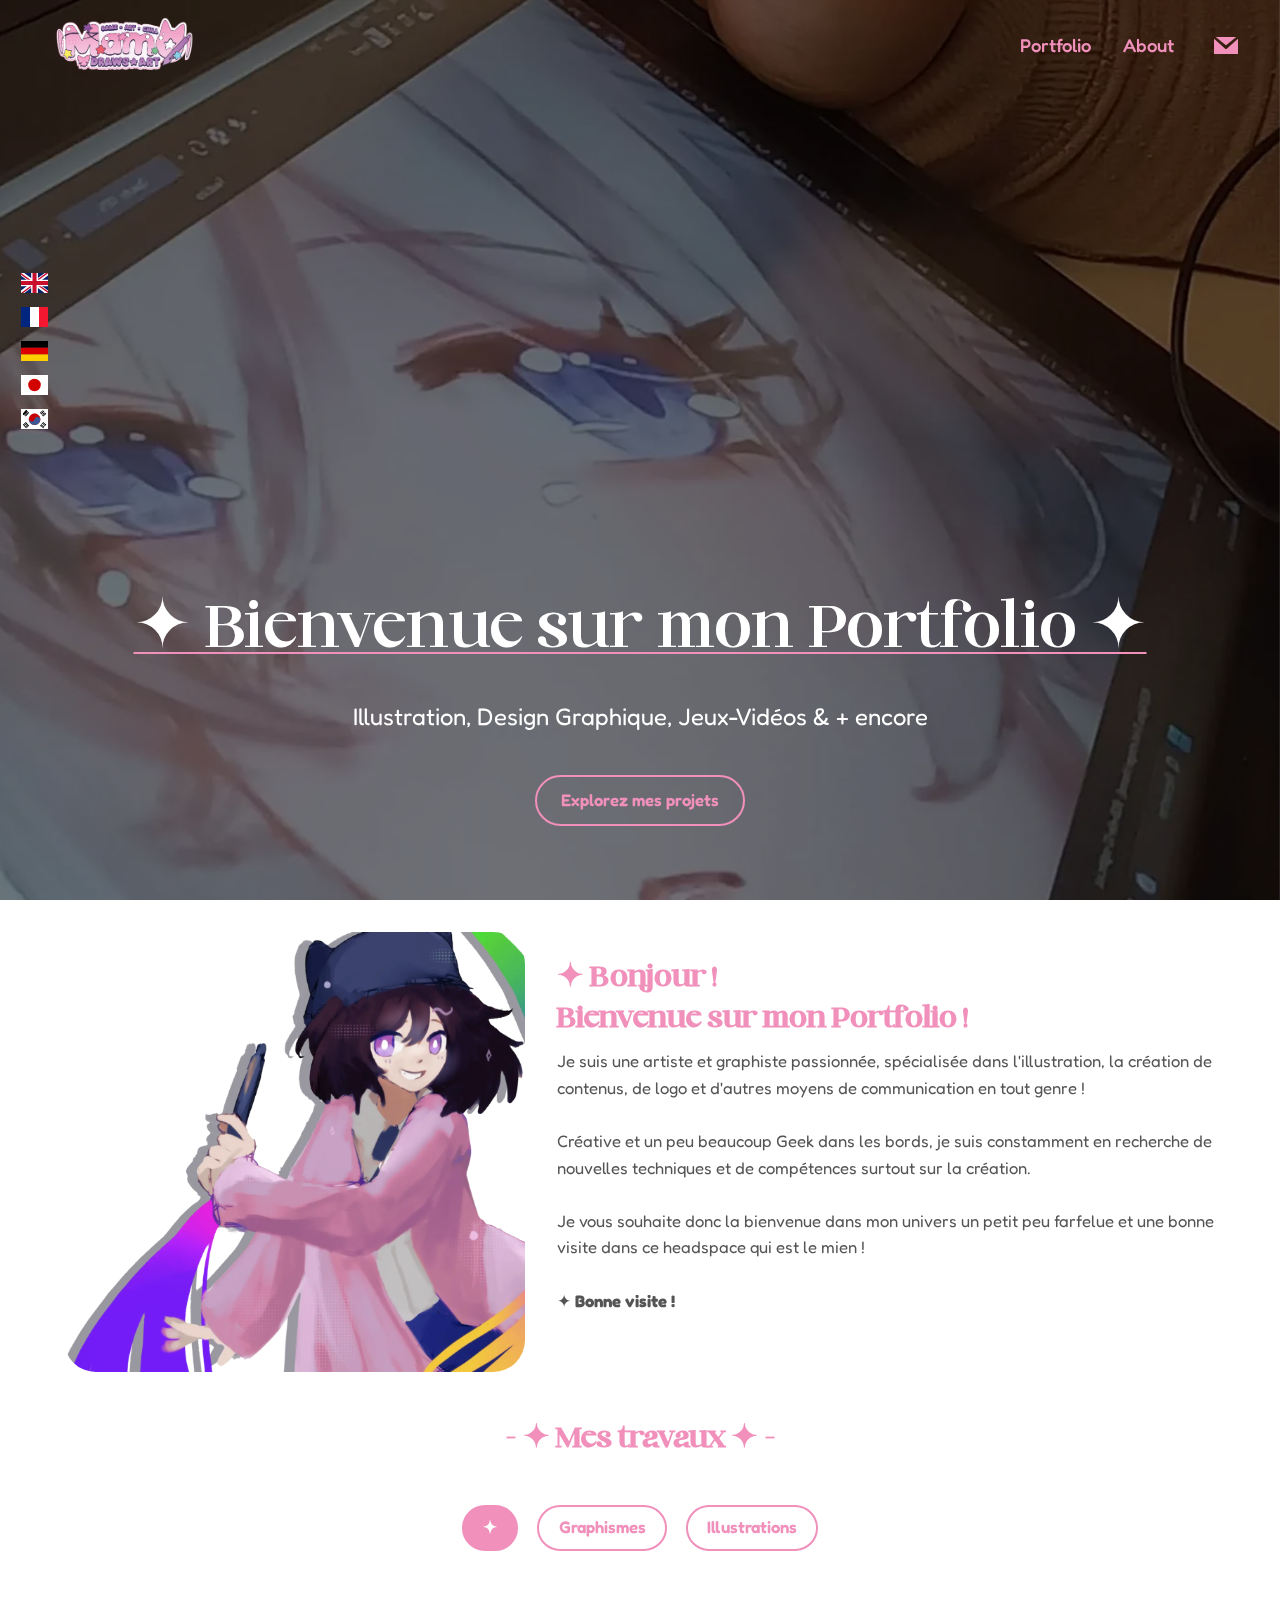
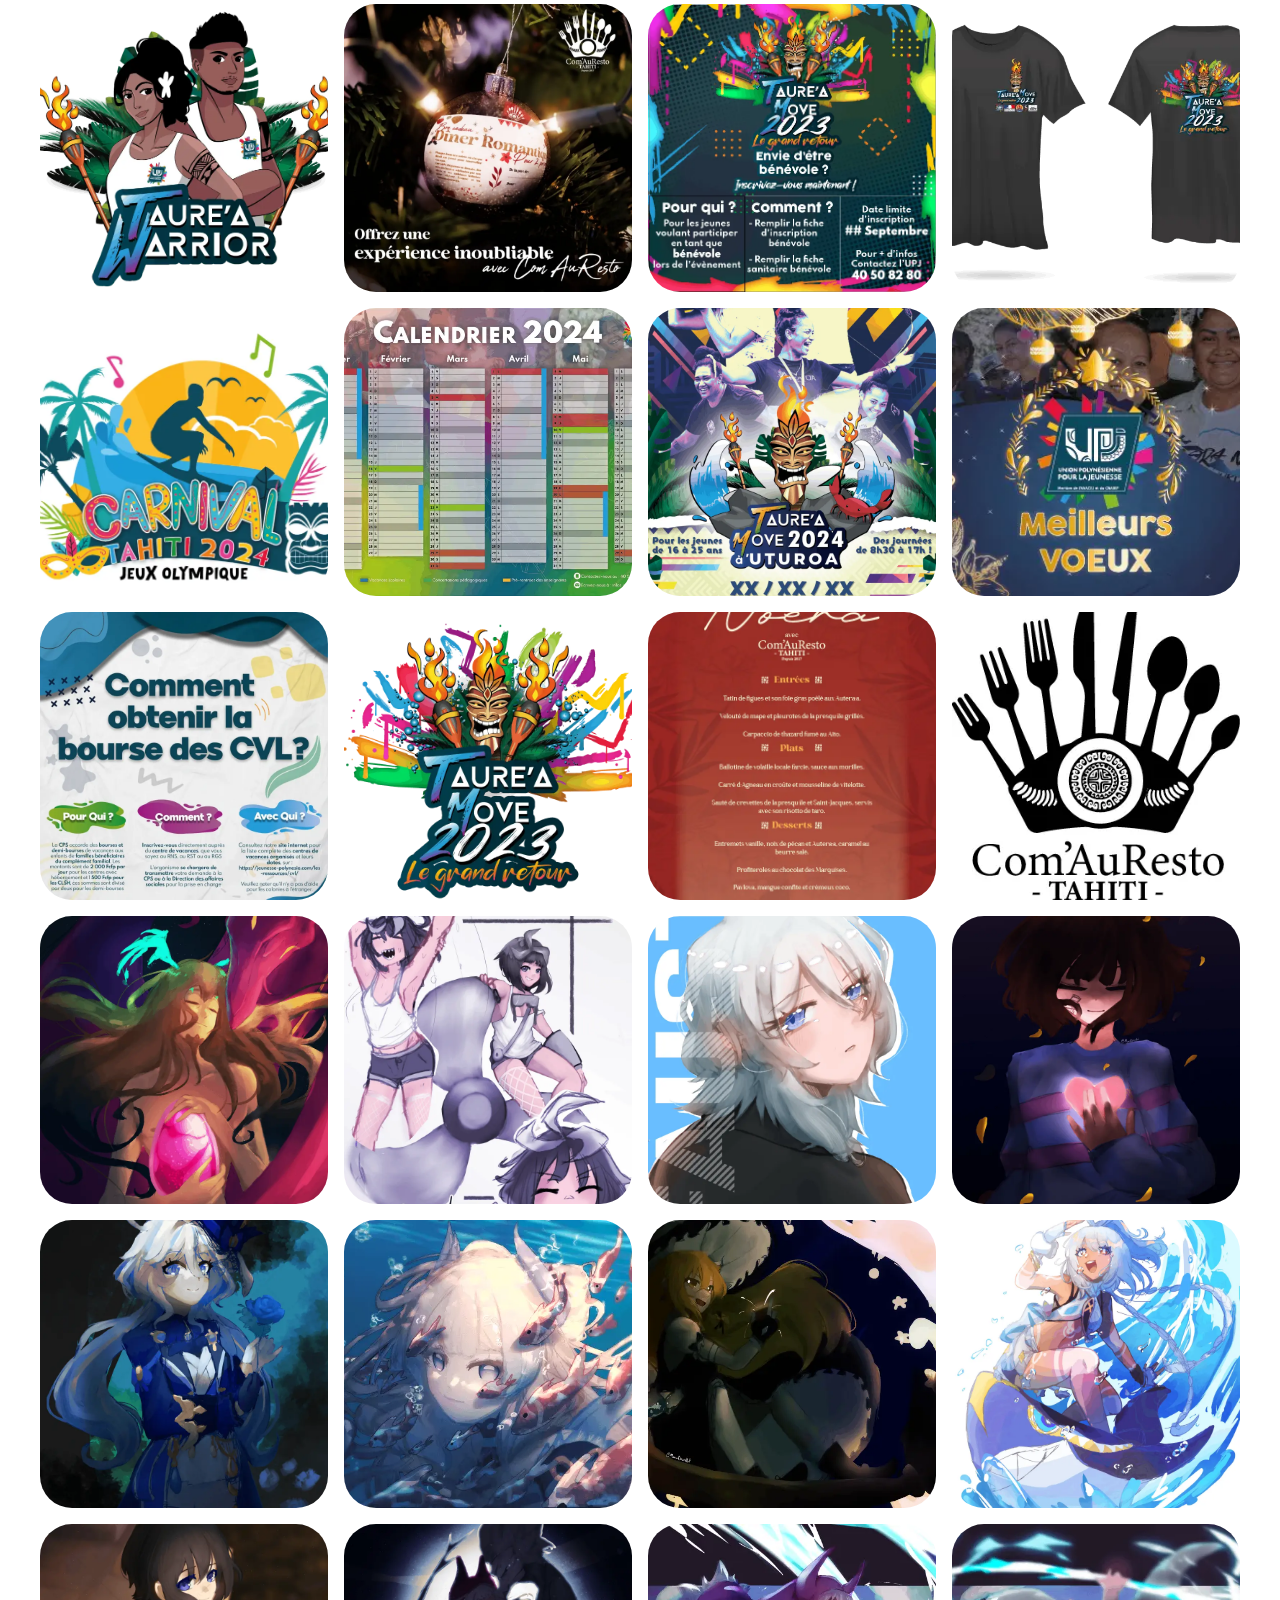
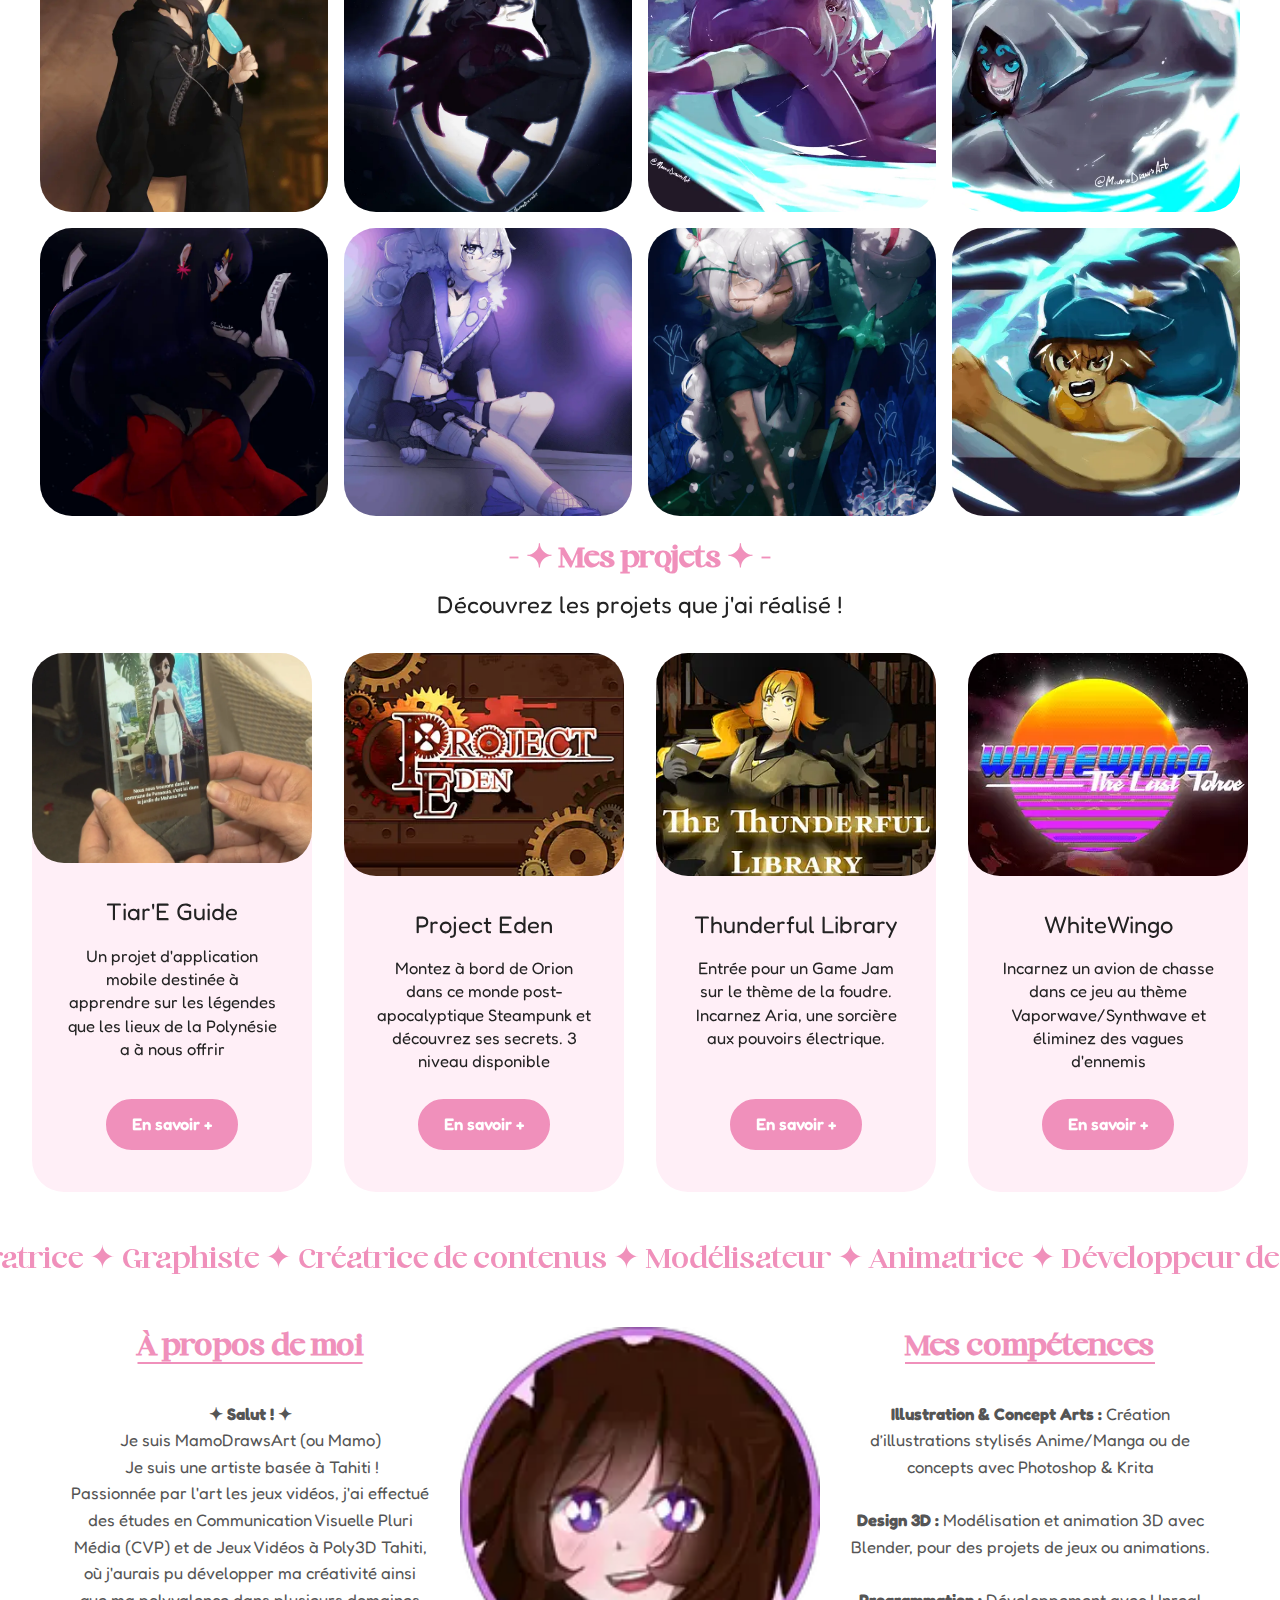
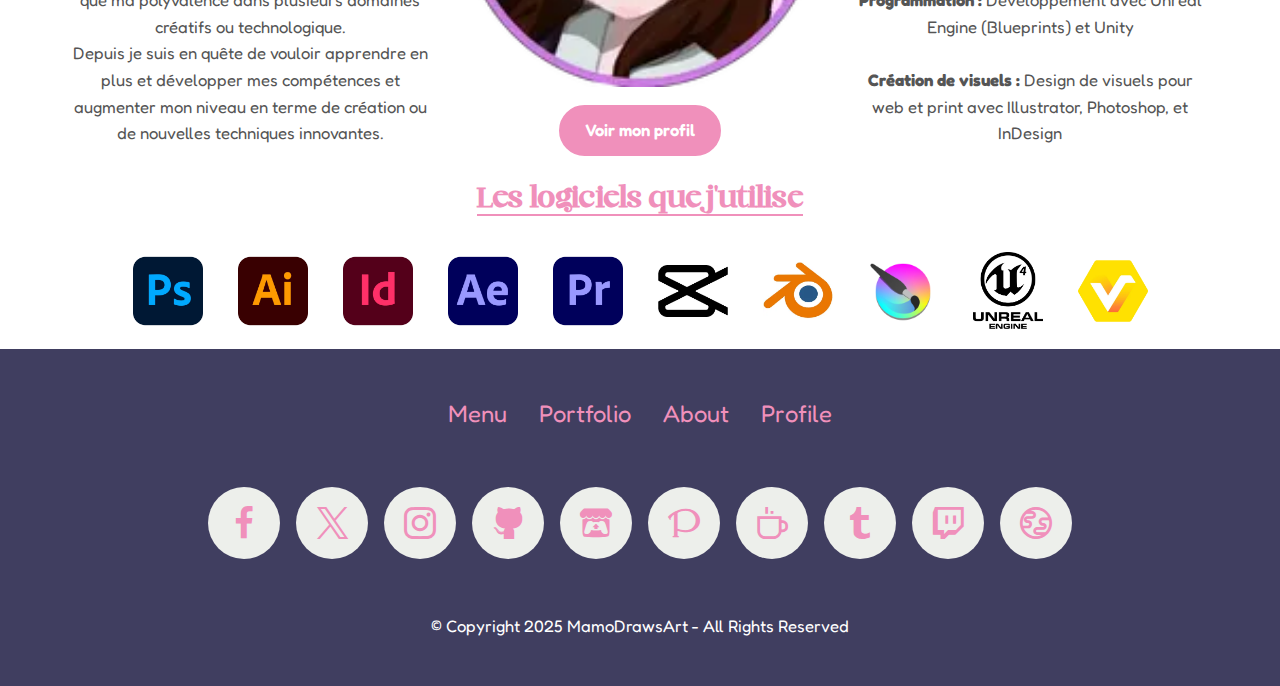
<file: index.html>
<!DOCTYPE html>
<html  lang="fr">
<head>
  
  <meta charset="UTF-8">
  <meta http-equiv="X-UA-Compatible" content="IE=edge">
  
  <meta name="twitter:card" content="summary_large_image"/>
  <meta name="twitter:image:src" content="assets/images/index-meta.jpeg">
  <meta property="og:image" content="assets/images/index-meta.jpeg">
  <meta name="twitter:title" content="| Illustration, Design Graphique &amp;amp; plus ✦ Portfolio de MamoDrawsArt">
  <meta name="viewport" content="width=device-width, initial-scale=1, minimum-scale=1">
  <link rel="shortcut icon" href="assets/images/favicon.png" type="image/x-icon">
  <meta name="description" content="Bienvenue sur le portfolio de MamoDrawsArt.
Passionnée par la création de logos, l'illustration pour enfants, l'art anime et les visuels de jeux vidéo, je transforme vos idées en œuvres uniques et sur mesure. Explorez mes créations et laissez-vous inspirer par mon univers artistique.">
  
  
  <title>| Illustration, Design Graphique &amp;amp; plus ✦ Portfolio de MamoDrawsArt</title>
  <link rel="stylesheet" href="assets/flag-icons/css/flag-icon.min.css">
  <link rel="stylesheet" href="assets/web/assets/mobirise-icons2/mobirise2.css">
  <link rel="stylesheet" href="assets/web/assets/mobirise-icons/mobirise-icons.css">
  <link rel="stylesheet" href="assets/bootstrap/css/bootstrap.min.css">
  <link rel="stylesheet" href="assets/bootstrap/css/bootstrap-grid.min.css">
  <link rel="stylesheet" href="assets/bootstrap/css/bootstrap-reboot.min.css">
  <link rel="stylesheet" href="assets/parallax/jarallax.css">
  <link rel="stylesheet" href="assets/dropdown/css/style.css">
  <link rel="stylesheet" href="assets/socicon/css/styles.css">
  <link rel="stylesheet" href="assets/theme/css/style.css">
  <link rel="stylesheet" href="assets/gallery/style.css">
  <link href="assets/fonts/style.css" rel="stylesheet">
  <link rel="preload" href="https://fonts.googleapis.com/css?family=Fredoka:300,400,500,600,700&display=swap" as="style" onload="this.onload=null;this.rel='stylesheet'">
  <noscript><link rel="stylesheet" href="https://fonts.googleapis.com/css?family=Fredoka:300,400,500,600,700&display=swap"></noscript>
  <link rel="preload" as="style" href="assets/mobirise/css/mbr-additional.css?v=7Ayo3S"><link rel="stylesheet" href="assets/mobirise/css/mbr-additional.css?v=7Ayo3S" type="text/css">

  
  
  
</head>
<body>
  
  <section data-bs-version="5.1" class="menu menu6 cid-uzqWIlz88G" once="menu" id="navbar">
	

	<nav class="navbar navbar-dropdown opacityScroll navbar-fixed-top navbar-expand-lg">
		<div class="container">
			<div class="navbar-brand">
				<span class="navbar-logo">
					
						<a href="index.html"><img src="assets/images/image01.png" alt="MamoDrawsArt Logo" style="height: 5rem;"></a>
					
				</span>
				
			</div>
			<button class="navbar-toggler" type="button" data-toggle="collapse" data-bs-toggle="collapse" data-target="#navbarSupportedContent" data-bs-target="#navbarSupportedContent" aria-controls="navbarNavAltMarkup" aria-expanded="false" aria-label="Toggle navigation">
				<div class="hamburger">
					<span></span>
					<span></span>
					<span></span>
					<span></span>
				</div>
			</button>
			<div class="collapse navbar-collapse opacityScroll" id="navbarSupportedContent">
				<ul class="navbar-nav nav-dropdown nav-right" data-app-modern-menu="true"><li class="nav-item">
						<a class="nav-link link text-primary display-4" href="index.html#portfolio" aria-expanded="false">Portfolio</a>
					</li><li class="nav-item">
						<a class="nav-link link text-primary display-4" href="index.html#about-me">About</a>
					</li></ul>
				<div class="icons-menu">
					<a class="iconfont-wrapper" href="https://mobiri.se">
						<span class="p-2 mbr-iconfont socicon-mail socicon"></span>
					</a>
					
					
					
				</div>
				
			</div>
		</div>
	</nav>
</section>

<section data-bs-version="5.1" class="header18 cid-uzqMZEcnne mbr-fullscreen mbr-parallax-background" id="header">
  

  <div class="mbr-overlay" style="opacity: 0.5; background-color: rgb(0, 0, 0);"></div>
  <div class="container-fluid">
    <div class="row">
      <div class="content-wrap col-12 col-md-12">
        <h1 class="mbr-section-title mbr-fonts-style mbr-white mb-4 display-1">✦ Bienvenue sur mon Portfolio ✦</h1>
        
        <p class="mbr-fonts-style mbr-text mbr-white mb-4 display-5">Illustration, Design Graphique, Jeux-Vidéos &amp; + encore</p>
        <div class="mbr-section-btn"><a class="btn btn-primary-outline display-7" href="index.html#welcome">Explorez mes projets</a></div>
      </div>
    </div>
  </div>
</section>

<section data-bs-version="5.1" class="features17 cid-uzr5V8J9jj" id="welcome">
    

    
    
    <div class="container">
        <div class="content-wrapper">
            <div class="row align-items-center">
                <div class="col-12 col-lg-5">
                    <div class="image-wrapper">
                        <img src="assets/images/mamo-cover-new-1.webp" alt="Mobirise Website Builder">
                    </div>
                </div>
                <div class="col-12 col-lg">
                    <div class="text-wrapper">
                        <h6 class="card-title mbr-fonts-style display-2"><strong>✦ Bonjour !</strong><br><strong>Bienvenue sur mon Portfolio !</strong></h6>
                        <p class="mbr-text mbr-fonts-style mb-4 display-7">
                            Je suis une artiste et graphiste passionnée, spécialisée dans l'illustration, la création de contenus, de logo et d'autres moyens de communication en tout genre !<br><br>Créative et un peu beaucoup Geek dans les bords, je suis constamment en recherche de nouvelles techniques et de compétences surtout sur la création.<br><br>Je vous souhaite donc la bienvenue dans mon univers un petit peu farfelue et une bonne visite dans ce headspace qui est le mien !<br><br>✦&nbsp;<strong>Bonne visite !</strong></p>
                        
                    </div>
                </div>
            </div>
        </div>
    </div>
</section>

<section data-bs-version="5.1" class="mbr-gallery mbr-slider-carousel cid-9hPXnKChbg" id="portfolio">

    

    <!-- Title -->

    <div class="container">
        <div class="mbr-section-head">
            <h4 class="mbr-section-title mbr-fonts-style align-center mb-0 display-2"><strong>- ✦ Mes travaux ✦ -</strong></h4>
            
        </div>
    </div>
      
            <!-- Gallery -->
    <div class="container">
        <div><!-- Filter --><div class="mbr-gallery-filter container gallery-filter-active"><ul buttons="0"><li class="mbr-gallery-filter-all active"><a class="btn btn-md btn-primary display-7" href="">✦</a></li></ul></div><!-- Gallery --><div class="mbr-gallery-row"><div class="mbr-gallery-layout-default"><div><div><div class="mbr-gallery-item mbr-gallery-item--p1" data-video-url="false" data-tags="Graphismes"><div href="#lb-portfolio" data-slide-to="0" data-bs-slide-to="0" data-toggle="modal" data-bs-toggle="modal"><img src="assets/images/taurea-warriorlogo-1-800x697.webp" alt="" title=""><span class="icon-focus"></span></div></div><div class="mbr-gallery-item mbr-gallery-item--p1" data-video-url="false" data-tags="Graphismes"><div href="#lb-portfolio" data-slide-to="1" data-bs-slide-to="1" data-toggle="modal" data-bs-toggle="modal"><img src="assets/images/916d2ec3-7158-4ee3-94dd-0e6c626b81d6-800x800.webp" alt="" title=""><span class="icon-focus"></span></div></div><div class="mbr-gallery-item mbr-gallery-item--p1" data-video-url="false" data-tags="Graphismes"><div href="#lb-portfolio" data-slide-to="2" data-bs-slide-to="2" data-toggle="modal" data-bs-toggle="modal"><img src="assets/images/image-591x590.webp" alt="" title=""><span class="icon-focus"></span></div></div><div class="mbr-gallery-item mbr-gallery-item--p1" data-video-url="false" data-tags="Graphismes"><div href="#lb-portfolio" data-slide-to="3" data-bs-slide-to="3" data-toggle="modal" data-bs-toggle="modal"><img src="assets/images/maquette-2-noir-800x503.webp" alt="" title=""><span class="icon-focus"></span></div></div><div class="mbr-gallery-item mbr-gallery-item--p1" data-video-url="false" data-tags="Graphismes"><div href="#lb-portfolio" data-slide-to="4" data-bs-slide-to="4" data-toggle="modal" data-bs-toggle="modal"><img src="assets/images/unnamed-800x593.webp" alt="" title=""><span class="icon-focus"></span></div></div><div class="mbr-gallery-item mbr-gallery-item--p1" data-video-url="false" data-tags="Graphismes"><div href="#lb-portfolio" data-slide-to="5" data-bs-slide-to="5" data-toggle="modal" data-bs-toggle="modal"><img src="assets/images/1-2-800x572.webp" alt="" title=""><span class="icon-focus"></span></div></div><div class="mbr-gallery-item mbr-gallery-item--p1" data-video-url="false" data-tags="Graphismes"><div href="#lb-portfolio" data-slide-to="6" data-bs-slide-to="6" data-toggle="modal" data-bs-toggle="modal"><img src="assets/images/affiche-taurea-move-800x1200.webp" alt="" title=""><span class="icon-focus"></span></div></div><div class="mbr-gallery-item mbr-gallery-item--p1" data-video-url="false" data-tags="Graphismes"><div href="#lb-portfolio" data-slide-to="7" data-bs-slide-to="7" data-toggle="modal" data-bs-toggle="modal"><img src="assets/images/bleu-recto-596x284.webp" alt="" title=""><span class="icon-focus"></span></div></div><div class="mbr-gallery-item mbr-gallery-item--p1" data-video-url="false" data-tags="Graphismes"><div href="#lb-portfolio" data-slide-to="8" data-bs-slide-to="8" data-toggle="modal" data-bs-toggle="modal"><img src="assets/images/comment-obtenir-la-bourse-des-cvl-facebook-4-images-800x800.webp" alt="" title=""><span class="icon-focus"></span></div></div><div class="mbr-gallery-item mbr-gallery-item--p1" data-video-url="false" data-tags="Graphismes"><div href="#lb-portfolio" data-slide-to="9" data-bs-slide-to="9" data-toggle="modal" data-bs-toggle="modal"><img src="assets/images/logo-taurea-move-2023-800x742.webp" alt="" title=""><span class="icon-focus"></span></div></div><div class="mbr-gallery-item mbr-gallery-item--p1" data-video-url="false" data-tags="Graphismes"><div href="#lb-portfolio" data-slide-to="10" data-bs-slide-to="10" data-toggle="modal" data-bs-toggle="modal"><img src="assets/images/menu-dec.2024-596x842.webp" alt="" title=""><span class="icon-focus"></span></div></div><div class="mbr-gallery-item mbr-gallery-item--p1" data-video-url="false" data-tags="Graphismes"><div href="#lb-portfolio" data-slide-to="11" data-bs-slide-to="11" data-toggle="modal" data-bs-toggle="modal"><img src="assets/images/plan-de-travail-1-342x397.webp" alt="" title=""><span class="icon-focus"></span></div></div><div class="mbr-gallery-item mbr-gallery-item--p1" data-video-url="false" data-tags="Illustrations"><div href="#lb-portfolio" data-slide-to="12" data-bs-slide-to="12" data-toggle="modal" data-bs-toggle="modal"><img src="assets/images/qilbynome-800x1067.webp" alt="" title=""><span class="icon-focus"></span></div></div><div class="mbr-gallery-item mbr-gallery-item--p1" data-video-url="false" data-tags="Illustrations"><div href="#lb-portfolio" data-slide-to="13" data-bs-slide-to="13" data-toggle="modal" data-bs-toggle="modal"><img src="assets/images/fangirl-800x1131.webp" alt="" title=""><span class="icon-focus"></span></div></div><div class="mbr-gallery-item mbr-gallery-item--p1" data-video-url="false" data-tags="Illustrations"><div href="#lb-portfolio" data-slide-to="14" data-bs-slide-to="14" data-toggle="modal" data-bs-toggle="modal"><img src="assets/images/faust-watermarkless-800x1131.webp" alt="" title=""><span class="icon-focus"></span></div></div><div class="mbr-gallery-item mbr-gallery-item--p1" data-video-url="false" data-tags="Illustrations"><div href="#lb-portfolio" data-slide-to="15" data-bs-slide-to="15" data-toggle="modal" data-bs-toggle="modal"><img src="assets/images/frisk-remake-800x1131.webp" alt="" title=""><span class="icon-focus"></span></div></div><div class="mbr-gallery-item mbr-gallery-item--p1" data-video-url="false" data-tags="Illustrations"><div href="#lb-portfolio" data-slide-to="16" data-bs-slide-to="16" data-toggle="modal" data-bs-toggle="modal"><img src="assets/images/furina-800x1132.webp" alt="" title=""><span class="icon-focus"></span></div></div><div class="mbr-gallery-item mbr-gallery-item--p1" data-video-url="false" data-tags="Illustrations"><div href="#lb-portfolio" data-slide-to="17" data-bs-slide-to="17" data-toggle="modal" data-bs-toggle="modal"><img src="assets/images/kokomi-800x450.webp" alt="" title=""><span class="icon-focus"></span></div></div><div class="mbr-gallery-item mbr-gallery-item--p1" data-video-url="false" data-tags="Illustrations"><div href="#lb-portfolio" data-slide-to="18" data-bs-slide-to="18" data-toggle="modal" data-bs-toggle="modal"><img src="assets/images/marisam-kirisame-800x566.webp" alt="" title=""><span class="icon-focus"></span></div></div><div class="mbr-gallery-item mbr-gallery-item--p1" data-video-url="false" data-tags="Illustrations"><div href="#lb-portfolio" data-slide-to="19" data-bs-slide-to="19" data-toggle="modal" data-bs-toggle="modal"><img src="assets/images/mualani-800x1131.webp" alt="" title=""><span class="icon-focus"></span></div></div><div class="mbr-gallery-item mbr-gallery-item--p1" data-video-url="false" data-tags="Illustrations"><div href="#lb-portfolio" data-slide-to="20" data-bs-slide-to="20" data-toggle="modal" data-bs-toggle="modal"><img src="assets/images/n.io-800x1131.webp" alt="" title=""><span class="icon-focus"></span></div></div><div class="mbr-gallery-item mbr-gallery-item--p1" data-video-url="false" data-tags="Illustrations"><div href="#lb-portfolio" data-slide-to="21" data-bs-slide-to="21" data-toggle="modal" data-bs-toggle="modal"><img src="assets/images/nora-and-efrim-800x1131.webp" alt="" title=""><span class="icon-focus"></span></div></div><div class="mbr-gallery-item mbr-gallery-item--p1" data-video-url="false" data-tags="Illustrations"><div href="#lb-portfolio" data-slide-to="22" data-bs-slide-to="22" data-toggle="modal" data-bs-toggle="modal"><img src="assets/images/nora-800x470.webp" alt="" title=""><span class="icon-focus"></span></div></div><div class="mbr-gallery-item mbr-gallery-item--p1" data-video-url="false" data-tags="Illustrations"><div href="#lb-portfolio" data-slide-to="23" data-bs-slide-to="23" data-toggle="modal" data-bs-toggle="modal"><img src="assets/images/qilby-800x470.webp" alt="" title=""><span class="icon-focus"></span></div></div><div class="mbr-gallery-item mbr-gallery-item--p1" data-video-url="false" data-tags="Illustrations"><div href="#lb-portfolio" data-slide-to="24" data-bs-slide-to="24" data-toggle="modal" data-bs-toggle="modal"><img src="assets/images/sailor-mars-800x1131.webp" alt="" title=""><span class="icon-focus"></span></div></div><div class="mbr-gallery-item mbr-gallery-item--p1" data-video-url="false" data-tags="Illustrations"><div href="#lb-portfolio" data-slide-to="25" data-bs-slide-to="25" data-toggle="modal" data-bs-toggle="modal"><img src="assets/images/silverwolf-800x1131.webp" alt="" title=""><span class="icon-focus"></span></div></div><div class="mbr-gallery-item mbr-gallery-item--p1" data-video-url="false" data-tags="Illustrations"><div href="#lb-portfolio" data-slide-to="26" data-bs-slide-to="26" data-toggle="modal" data-bs-toggle="modal"><img src="assets/images/wlc-lq-800x1131.webp" alt="" title=""><span class="icon-focus"></span></div></div><div class="mbr-gallery-item mbr-gallery-item--p1" data-video-url="false" data-tags="Illustrations"><div href="#lb-portfolio" data-slide-to="27" data-bs-slide-to="27" data-toggle="modal" data-bs-toggle="modal"><img src="assets/images/yugo-800x470.webp" alt="" title=""><span class="icon-focus"></span></div></div></div></div><div class="clearfix"></div></div></div><!-- Lightbox --><div data-app-prevent-settings="" class="mbr-slider modal fade carousel slide" tabindex="-1" data-keyboard="true" data-bs-keyboard="true" data-interval="false" data-bs-interval="false" id="lb-portfolio"><div class="modal-dialog"><div class="modal-content"><div class="modal-body"><div class="carousel-inner"><div class="carousel-item"><img src="assets/images/taurea-warriorlogo-1.webp" alt="" title=""></div><div class="carousel-item"><img src="assets/images/916d2ec3-7158-4ee3-94dd-0e6c626b81d6.webp" alt="" title=""></div><div class="carousel-item"><img src="assets/images/image.webp" alt="" title=""></div><div class="carousel-item"><img src="assets/images/maquette-2-noir.webp" alt="" title=""></div><div class="carousel-item"><img src="assets/images/unnamed.webp" alt="" title=""></div><div class="carousel-item"><img src="assets/images/1-2.webp" alt="" title=""></div><div class="carousel-item"><img src="assets/images/affiche-taurea-move.webp" alt="" title=""></div><div class="carousel-item"><img src="assets/images/bleu-recto.webp" alt="" title=""></div><div class="carousel-item"><img src="assets/images/comment-obtenir-la-bourse-des-cvl-facebook-4-images.webp" alt="" title=""></div><div class="carousel-item"><img src="assets/images/logo-taurea-move-2023.webp" alt="" title=""></div><div class="carousel-item"><img src="assets/images/menu-dec.2024.webp" alt="" title=""></div><div class="carousel-item"><img src="assets/images/plan-de-travail-1.webp" alt="" title=""></div><div class="carousel-item active"><img src="assets/images/qilbynome.webp" alt="" title=""></div><div class="carousel-item"><img src="assets/images/fangirl.webp" alt="" title=""></div><div class="carousel-item"><img src="assets/images/faust-watermarkless.webp" alt="" title=""></div><div class="carousel-item"><img src="assets/images/frisk-remake.webp" alt="" title=""></div><div class="carousel-item"><img src="assets/images/furina.webp" alt="" title=""></div><div class="carousel-item"><img src="assets/images/kokomi.webp" alt="" title=""></div><div class="carousel-item"><img src="assets/images/marisam-kirisame.webp" alt="" title=""></div><div class="carousel-item"><img src="assets/images/mualani.webp" alt="" title=""></div><div class="carousel-item"><img src="assets/images/n.io.webp" alt="" title=""></div><div class="carousel-item"><img src="assets/images/nora-and-efrim.webp" alt="" title=""></div><div class="carousel-item"><img src="assets/images/nora.webp" alt="" title=""></div><div class="carousel-item"><img src="assets/images/qilby.webp" alt="" title=""></div><div class="carousel-item"><img src="assets/images/sailor-mars.webp" alt="" title=""></div><div class="carousel-item"><img src="assets/images/silverwolf.webp" alt="" title=""></div><div class="carousel-item"><img src="assets/images/wlc-lq.webp" alt="" title=""></div><div class="carousel-item"><img src="assets/images/yugo.webp" alt="" title=""></div></div><a class="carousel-control carousel-control-prev" role="button" data-slide="prev" data-bs-slide="prev" href="#lb-portfolio"><span class="mbri-left mbr-iconfont" aria-hidden="true"></span><span class="sr-only visually-hidden">Previous</span></a><a class="carousel-control carousel-control-next" role="button" data-slide="next" data-bs-slide="next" href="#lb-portfolio"><span class="mbri-right mbr-iconfont" aria-hidden="true"></span><span class="sr-only visually-hidden">Next</span></a><a class="close" href="#" role="button" data-dismiss="modal" data-bs-dismiss="modal"><span class="sr-only visually-hidden">Close</span></a></div></div></div></div></div>
    </div>
<script>
	function change(){
		$(".mbr-gallery-item").hide();
		$(":checked").each(function(){
			selector = ".mbr-gallery-item[data-tags*='"+$(this).attr("id")+"']";
			$(selector).show();
    	});
		}
</script></section>

<section data-bs-version="5.1" class="gallery2 cid-uzOuCf5FAR" id="projects">
    
    
    <div class="container">
        <div class="mbr-section-head">
            <h4 class="mbr-section-title mbr-fonts-style align-center mb-0 display-2"><strong>- ✦ Mes projets ✦ -</strong></h4>
            <h5 class="mbr-section-subtitle mbr-fonts-style align-center mb-0 mt-2 display-5">
                Découvrez les projets que j'ai réalisé !</h5>
        </div>
        <div class="row mt-4">
            <div class="item features-image col-12 col-md-6 col-lg-3">
                <div class="item-wrapper">
                    <div class="item-img">
                        <img src="assets/images/tiare-e-guide-1.webp" alt="Tiar'E Guide" data-slide-to="0" data-bs-slide-to="0">
                    </div>
                    <div class="item-content">
                        <h5 class="item-title mbr-fonts-style display-5">Tiar'E Guide</h5>
                        
                        <p class="mbr-text mbr-fonts-style mt-3 display-7">Un projet d'application mobile destinée à apprendre sur les légendes que les lieux de la Polynésie a à nous offrir</p>
                    </div>
                    <div class="mbr-section-btn item-footer mt-2"><a href="tiareguide.html" class="btn btn-primary item-btn display-7" target="_blank">En savoir +</a></div>
                </div>
            </div>
            <div class="item features-image col-12 col-md-6 col-lg-3">
                <div class="item-wrapper">
                    <div class="item-img">
                        <img src="assets/images/pe.webp" alt="Project Eden" data-slide-to="1" data-bs-slide-to="1">
                    </div>
                    <div class="item-content">
                        <h5 class="item-title mbr-fonts-style display-5">Project Eden</h5>
                        
                        <p class="mbr-text mbr-fonts-style mt-3 display-7">Montez à bord de Orion dans ce monde post-apocalyptique Steampunk et découvrez ses secrets. 3 niveau disponible</p>
                    </div>
                    <div class="mbr-section-btn item-footer mt-2"><a href="https://ecole-poly3d.itch.io/project-eden" class="btn btn-primary item-btn display-7" target="_blank">En savoir +</a></div>
                </div>
            </div><div class="item features-image col-12 col-md-6 col-lg-3">
                <div class="item-wrapper">
                    <div class="item-img">
                        <img src="assets/images/ttl.webp" alt="The Thunderful Library" data-slide-to="2" data-bs-slide-to="2">
                    </div>
                    <div class="item-content">
                        <h5 class="item-title mbr-fonts-style display-5">Thunderful Library</h5>
                        
                        <p class="mbr-text mbr-fonts-style mt-3 display-7">Entrée pour un Game Jam sur le thème de la foudre.<br>Incarnez Aria, une sorcière aux pouvoirs électrique.</p>
                    </div>
                    <div class="mbr-section-btn item-footer mt-2"><a href="https://mamodrawsart.itch.io/the-thunderful-library" class="btn btn-primary item-btn display-7" target="_blank">En savoir +</a></div>
                </div>
            </div><div class="item features-image col-12 col-md-6 col-lg-3">
                <div class="item-wrapper">
                    <div class="item-img">
                        <img src="assets/images/ww.webp" alt="WhiteWingo" data-slide-to="3" data-bs-slide-to="3">
                    </div>
                    <div class="item-content">
                        <h5 class="item-title mbr-fonts-style display-5">WhiteWingo</h5>
                        
                        <p class="mbr-text mbr-fonts-style mt-3 display-7">Incarnez un avion de chasse dans ce jeu au thème Vaporwave/Synthwave et éliminez des vagues d'ennemis</p>
                    </div>
                    <div class="mbr-section-btn item-footer mt-2"><a href="https://mamodrawsart.itch.io/whitewingo" class="btn btn-primary item-btn display-7" target="_blank">En savoir +</a></div>
                </div>
            </div>
        </div>
    </div>
</section>

<section data-bs-version="5.1" class="gallery10 cid-uzw1LL0JAP" id="animated-text">
  


  <div class="container-fluid">

      <div class="loop-container">
        <div class="item display-2" data-linewords="Illustratrice ✦ Graphiste ✦ Créatrice de contenus ✦ Modélisateur ✦ Animatrice ✦ Développeur de Jeux Vidéos Junior ✦ Streameuse VTubeuse ✦ Geek ✦ Gameuse ✦" data-direction="-1" data-speed="0.07">Illustration ✧ Communication Graphique ✧ Création de contenus ✧ 3D ✧ Animation ✧ Jeux Vidéos ✧</div>
        <div class="item display-2" data-linewords="Illustratrice ✦ Graphiste ✦ Créatrice de contenus ✦ Modélisateur ✦ Animatrice ✦ Développeur de Jeux Vidéos Junior ✦ Streameuse VTubeuse ✦ Geek ✦ Gameuse ✦" data-direction="-1" data-speed="0.07">Illustration ✧ Communication Graphique ✧ Création de contenus ✧ 3D ✧ Animation ✧ Jeux Vidéos ✧s</div>
      </div>
    
  </div>
</section>

<section class="mbr-section mbr-section--no-padding cid-uzvorTpfXA" id="about-me">

  

  

  <!-- Place your own code below -->
<section class="About-me">
  <section class="panel-grid">
      <!-- Column 1 -->
      <div class="panel-grid-cell">
          <div class="so-panel widget widget_text">
              <div class="panel-widget-style">
                    <div class="textwidget">
                        <h6 class="card-title mbr-fonts-style display-2"><strong>À propos de moi</strong></h6>
                            <p class="mbr-text mbr-fonts-style mb-4 display-7"><strong>✦ Salut !&nbsp;✦</strong><br>Je suis MamoDrawsArt (ou Mamo)<br>&nbsp;Je suis une artiste basée à Tahiti !<br>Passionnée par l'art les jeux vidéos, j'ai effectué des études en Communication Visuelle Pluri Média (CVP) et de Jeux Vidéos à Poly3D Tahiti, où j'aurais pu développer ma créativité ainsi que ma polyvalence dans plusieurs domaines créatifs ou technologique.<br>Depuis je suis en quête de vouloir apprendre en plus et développer mes compétences et augmenter mon niveau en terme de création ou de nouvelles techniques innovantes.<br></p>
                    </div>
              </div>
          </div>
      </div>

      <!-- Column 2 -->
      <div class="panel-grid-cell">
          <div class="so-panel widget widget_sydney_image_widget">
              <div class="panel-widget-style">
                  <div class="sydney-image">
                      <img src="assets/images/image01-1.webp" alt="Mamo Draws Art">
                    <div class="mbr-section-btn item-footer mt-2"><a href="about-me.html" class="btn btn-primary item-btn display-7">Voir mon profil</a></div>
                  </div>
              </div>
          </div>
      </div>

      <!-- Column 3 -->
      <div class="panel-grid-cell">
          <div class="so-panel widget widget_sydney_skills">
              <div class="panel-widget-style">
                  <div class="textwidget">
                      <h6 class="card-title mbr-fonts-style display-2"><strong>Mes compétences</strong></h6>
                          <p class="mbr-text mbr-fonts-style mb-4 display-7"><strong>Illustration &amp; Concept Arts :</strong> Création d’illustrations stylisés Anime/Manga ou de concepts avec Photoshop &amp; Krita<br><strong><br></strong><strong>Design 3D :</strong> Modélisation et animation 3D avec Blender, pour des projets de jeux ou animations.<br><strong><br></strong><strong>Programmation :</strong> Développement avec Unreal Engine (Blueprints) et Unity<br><strong><br></strong><strong>Création de visuels :</strong> Design de visuels pour web et print avec Illustrator, Photoshop, et InDesign<br></p>
                  </div>
              </div>
          </div>
      </div>
  </section>

  <!-- Ajout du code 2 : Les logiciels que j'utilise -->
  <section class="logo-section">
      <h6 class="card-title mbr-fonts-style display-2"><strong>Les logiciels que j'utilise</strong></h6>
      <div class="logo-grid">
          <div class="logo-item">
              <img src="assets/images/photoshop.webp" alt="Photoshop">
          </div>
          <div class="logo-item">
              <img src="assets/images/illustrator.webp" alt="Illustrator">
          </div>
          <div class="logo-item">
              <img src="assets/images/indesign.webp" alt="InDesign">
          </div>
          <div class="logo-item">
              <img src="assets/images/after-effects.webp" alt="After Effects">
          </div>
          <div class="logo-item">
              <img src="assets/images/premiere-pro.webp" alt="Premiere Pro">
          </div>
          <div class="logo-item">
              <img src="assets/images/capcut.webp" alt="Capcut">
          </div>
          <div class="logo-item">
              <img src="assets/images/blender.webp" alt="Blender">
          </div>
          <div class="logo-item">
              <img src="assets/images/krita.webp" alt="Krita">
          </div>
          <div class="logo-item">
              <img src="assets/images/unreal-engine-4.webp" alt="Unreal Engine 4">
          </div>
          <div class="logo-item">
              <img src="assets/images/vroid.webp" alt="VRoid">
          </div>
      </div>
  </section>
</section>
  <!-- Place your own code above -->

</section>

<section data-bs-version="5.1" class="footer3 cid-uzTvWsyqFV" once="footers" id="footer03-13">

        

    

    <div class="container">
        <div class="row">
            <div class="row-links">
                <ul class="header-menu">





                <li class="header-menu-item mbr-fonts-style display-5">
    <a href="index.html#header" class="menu-link text-primary">Menu</a>
</li><li class="header-menu-item mbr-fonts-style display-5">
    <a href="index.html#portfolio" class="menu-link text-primary">Portfolio</a>
</li><li class="header-menu-item mbr-fonts-style display-5">About</li><li class="header-menu-item mbr-fonts-style display-5">Profile</li></ul>
              </div>

            <div class="col-12 mt-4">
                <div class="social-row">
                    <div class="soc-item">
                        <a href="https://www.facebook.com/MamoDrawsArt/" target="_blank">
                            <span class="mbr-iconfont display-7 socicon-facebook socicon"></span>
                        </a>
                    </div>
                    <div class="soc-item">
                        <a href="https://x.com/MamoDrawsArt/" target="_blank">
                            <span class="mbr-iconfont socicon-twitter socicon"></span>
                        </a>
                    </div>
                    <div class="soc-item">
                        <a href="https://www.instagram.com/mamodrawsart/" target="_blank">
                            <span class="mbr-iconfont socicon-instagram socicon"></span>
                        </a>
                    </div>
                    <div class="soc-item">
                        <a href="http://github.com/Mamo2604/" target="_blank">
                            <span class="mbr-iconfont socicon-github socicon"></span>
                        </a>
                    </div>
                    <div class="soc-item">
                        <a href="https://mamodrawsart.itch.io" target="_blank">
                            <span class="mbr-iconfont socicon-itchio socicon"></span>
                        </a>
                    </div>
                                        <div class="soc-item">
                        <a href="https://www.pixiv.net/en/users/109260320" target="_blank">
                            <span class="mbr-iconfont socicon-pixiv socicon"></span>
                        </a>
                    </div>
                                        <div class="soc-item">
                        <a href="https://ko-fi.com/mamodrawsart" target="_blank">
                            <span class="mbr-iconfont mobi-mbri-hot-cup mobi-mbri"></span>
                        </a>
                    </div>
                                        <div class="soc-item">
                        <a href="https://www.tumblr.com/mamo-draws-art/" target="_blank">
                            <span class="mbr-iconfont socicon-tumblr socicon"></span>
                        </a>
                    </div>
                                        <div class="soc-item">
                        <a href="https://www.twitch.tv/mamodrawsart" target="_blank">
                            <span class="mbr-iconfont socicon-twitch socicon"></span>
                        </a>
                    </div>
                                        <div class="soc-item">
                        <a href="https://mamodrawsart-socials.carrd.co" target="_blank">
                            <span class="mbr-iconfont mobi-mbri-globe mobi-mbri"></span>
                        </a>
                    </div>
                                        
            </div>
            <div class="col-12 mt-5">
                <p class="mbr-fonts-style copyright display-7">
                    © Copyright 2025 MamoDrawsArt - All Rights Reserved
                </p>
            </div>
        </div>
    </div>
</div></section>

<section data-bs-version="5.1" class="mbr-section cid-yIC1VRW3Je" id="design-block-yIC1VRW3Je">

    

<script>
var isNS = (navigator.appName == "Netscape") ? 1 : 0;
if(navigator.appName == "Netscape") document.captureEvents(Event.MOUSEDOWN||Event.MOUSEUP);
function mischandler(){
return false;
}
function mousehandler(e){
var myevent = (isNS) ? e : event;
var eventbutton = (isNS) ? myevent.which : myevent.button;
if((eventbutton==2)||(eventbutton==3)) return false;
}
document.oncontextmenu = mischandler;
document.onmousedown = mousehandler;
document.onmouseup = mousehandler;
</script>

<div style="padding:1rem; background-color:#c1c1c1;" class="hidden">
   <div class="align-center">
              <br>Disable mouse right-click - This line is not published, it's only for ease of access to the blue gear<br>
				
    </div></div>
</section>

<section data-bs-version="5.1" class="_customHTML cid-egzIkw9mVv" id="design-block-egzIkw9mVv">
 
  
     
    
    
    
    
  <script type="text/javascript">
  function googleTranslateElementInit() {
    new google.translate.TranslateElement({pageLanguage: 'fr', layout: google.translate.TranslateElement.InlineLayout.SIMPLE, autoDisplay: false, multilanguagePage: true}, 'google_translate_element');
  }
</script>

  <script type="text/javascript">
var toolBar = document.getElementsByClassName('goog-te-banner-frame skiptranslate')[0];
if(toolBar !== undefined) {
    toolBar.style.display  = 'none';
    document.body.style.top = '0px';
}
</script>


  <script src="https://translate.google.com/translate_a/element.js?cb=googleTranslateElementInit" type="text/javascript"></script>

<style>
.nav-right {
  float: left !important;
  position: relative;
}

#google_translate_element {
  display: none;
}

.goog-te-banner {
  display: none;
}

.2.container {
  display: none;
}

.skiptranslate {
  display: none;
  bottom: 0px;
  position: relative;
}

.goog-te-spinner-pos {
  display: none !important;
}

.goog-logo-link{display: none !important;}
.goog-te-gadget{height: 28px !important;  overflow: hidden;}

.goog-te-banner-frame.skiptranslate {display: none !important;} 
body { top: 0px !important; }


body {
body{ top: 0 !important;}
.goog-te-banner-frame{display: none !important;}
}

.goog-tooltip {
    display: none !important;
}
.goog-tooltip:hover {
    display: none !important;
}
.goog-text-highlight {
    background-color: transparent !important;
    border: none !important; 
    box-shadow: none !important;
}

#goog-gt-tt, .goog-te-balloon-frame{display: none !important;} 



</style>

<div class="icon-bar">
 	<a href="javascript:void()" onclick="window.location.hash='#googtrans(en)';location.reload();" alt="EN" title="EN" class="flag"><i class="flag-icon-gb flag-icon"></i></a> 
 	<a href="javascript:void()" onclick="window.location.hash='#googtrans(fr)';location.reload();" alt="FR" title="FR" class="flag"><i class="flag-icon-bl flag-icon"></i></a> 
 	 
 	<a href="javascript:void()" onclick="window.location.hash='#googtrans(de)';location.reload();" alt="DE" title="DE" class="flag"><i class="flag-icon-de flag-icon"></i></a> 
 	
 	 	 	 	 
 	 
 	 
 	 	  
 	 
 	
 	     	 
     	<a href="javascript:void()" onclick="window.location.hash='#googtrans(ja)';location.reload();" alt="JP" title="JP" class="flag"><i class="flag-icon-jp flag-icon"></i></a> 
     	<a href="javascript:void()" onclick="window.location.hash='#googtrans(ko)';location.reload();" alt="KR" title="KR" class="flag"><i class="flag-icon-kr flag-icon"></i></a> 


</div>

  
 
 <div style="padding:1rem; background: linear-gradient( #807e7f, #f1f1f1, #807e7f);" class="hidden">
   <div class="align-center">
              <h10> <br><br><br><br><br><br><div class="imgtest2"></div><br>Version 1.4.6<br>
        Click the "gear" icon to change the layout of the flags bar. This text/logo will be removed on preview/publish.<br>You need the following extension for flags https://witsec.nl/extension-additional-icons.html#flag-icons<br><br><div class="imgtest"></div><br><br><br></h10>
				
    </div></div>
</section><section><a href="https://mobiri.se"></a><a href="https://mobiri.se"></a></section><script src="assets/bootstrap/js/bootstrap.bundle.min.js"></script>  <script src="assets/parallax/jarallax.js"></script>  <script src="assets/smoothscroll/smooth-scroll.js"></script>  <script src="assets/ytplayer/index.js"></script>  <script src="assets/dropdown/js/navbar-dropdown.js"></script>  <script src="assets/masonry/masonry.pkgd.min.js"></script>  <script src="assets/imagesloaded/imagesloaded.pkgd.min.js"></script>  <script src="assets/vimeoplayer/player.js"></script>  <script src="assets/theme/js/script.js"></script>  <script src="assets/gallery/player.min.js"></script>  <script src="assets/gallery/script.js"></script>  <script src="assets/slidervideo/script.js"></script>  
  
  
</body>
</html>
</file>
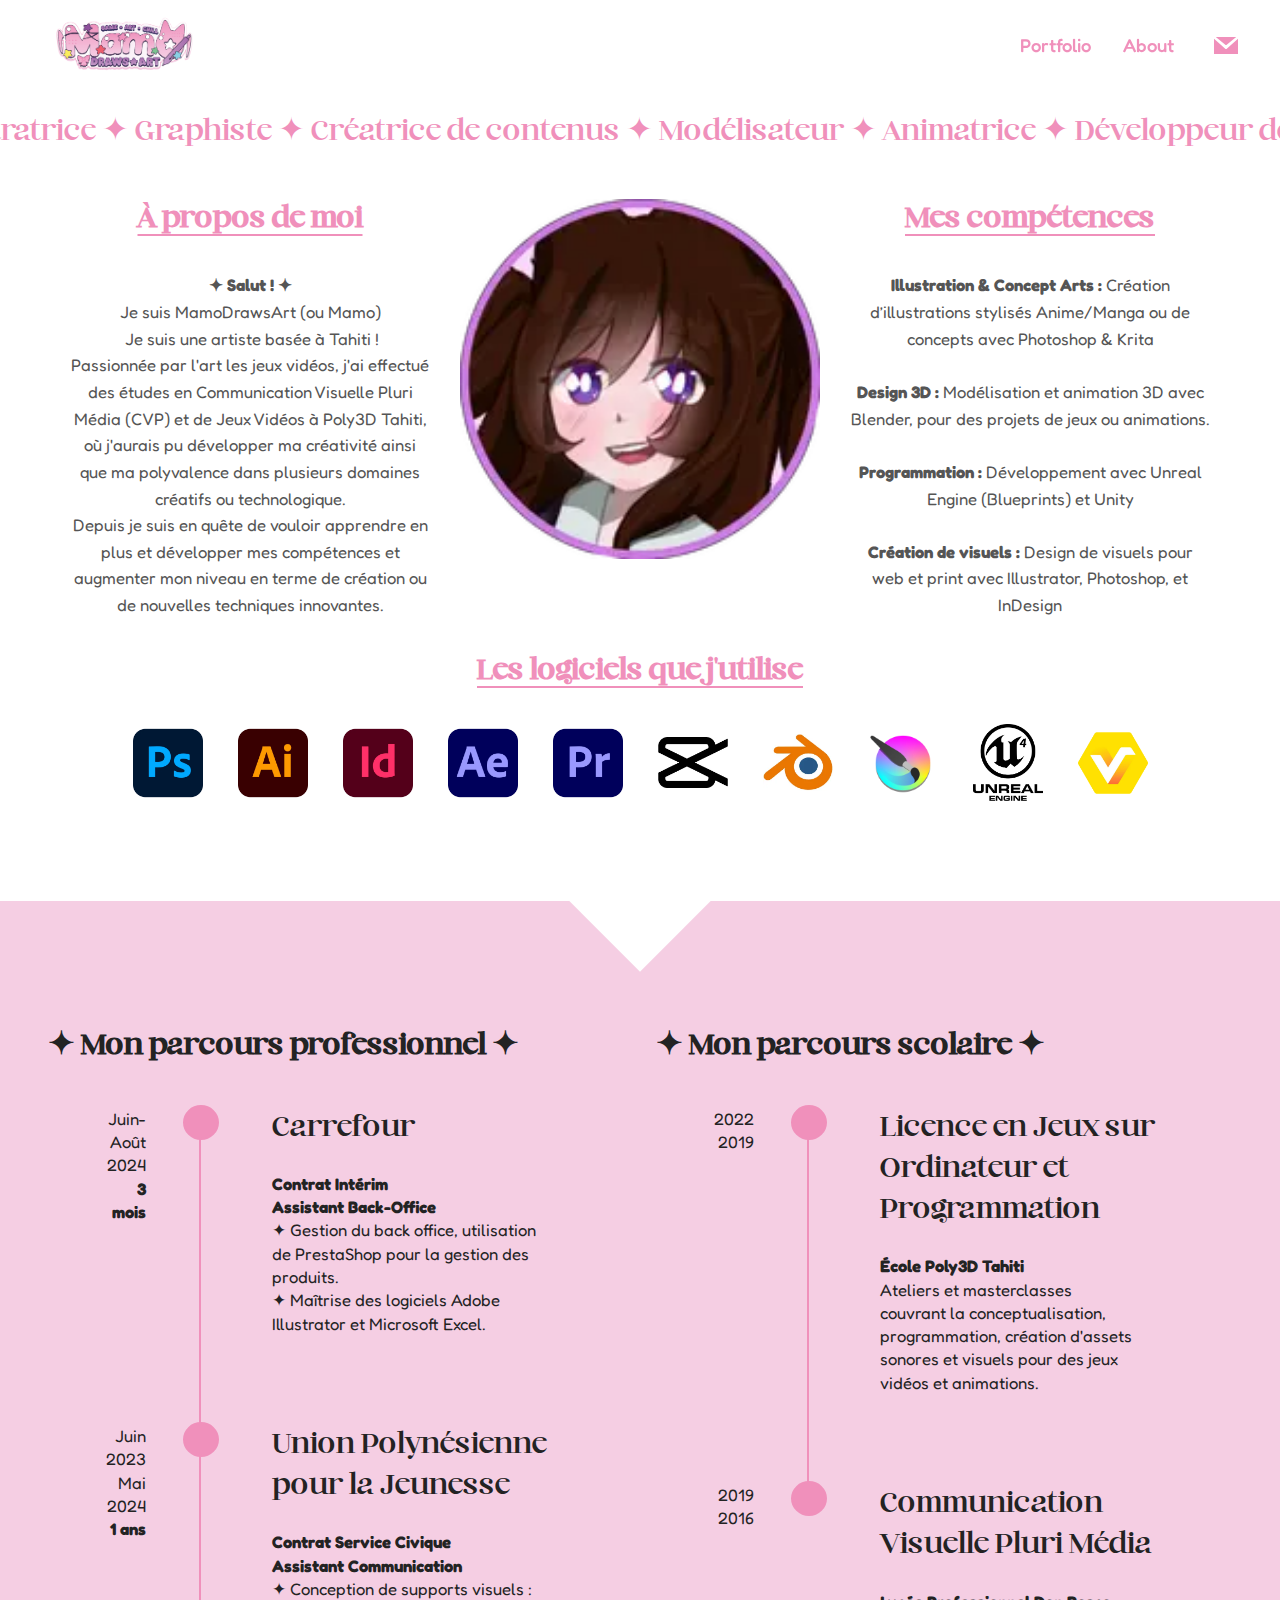
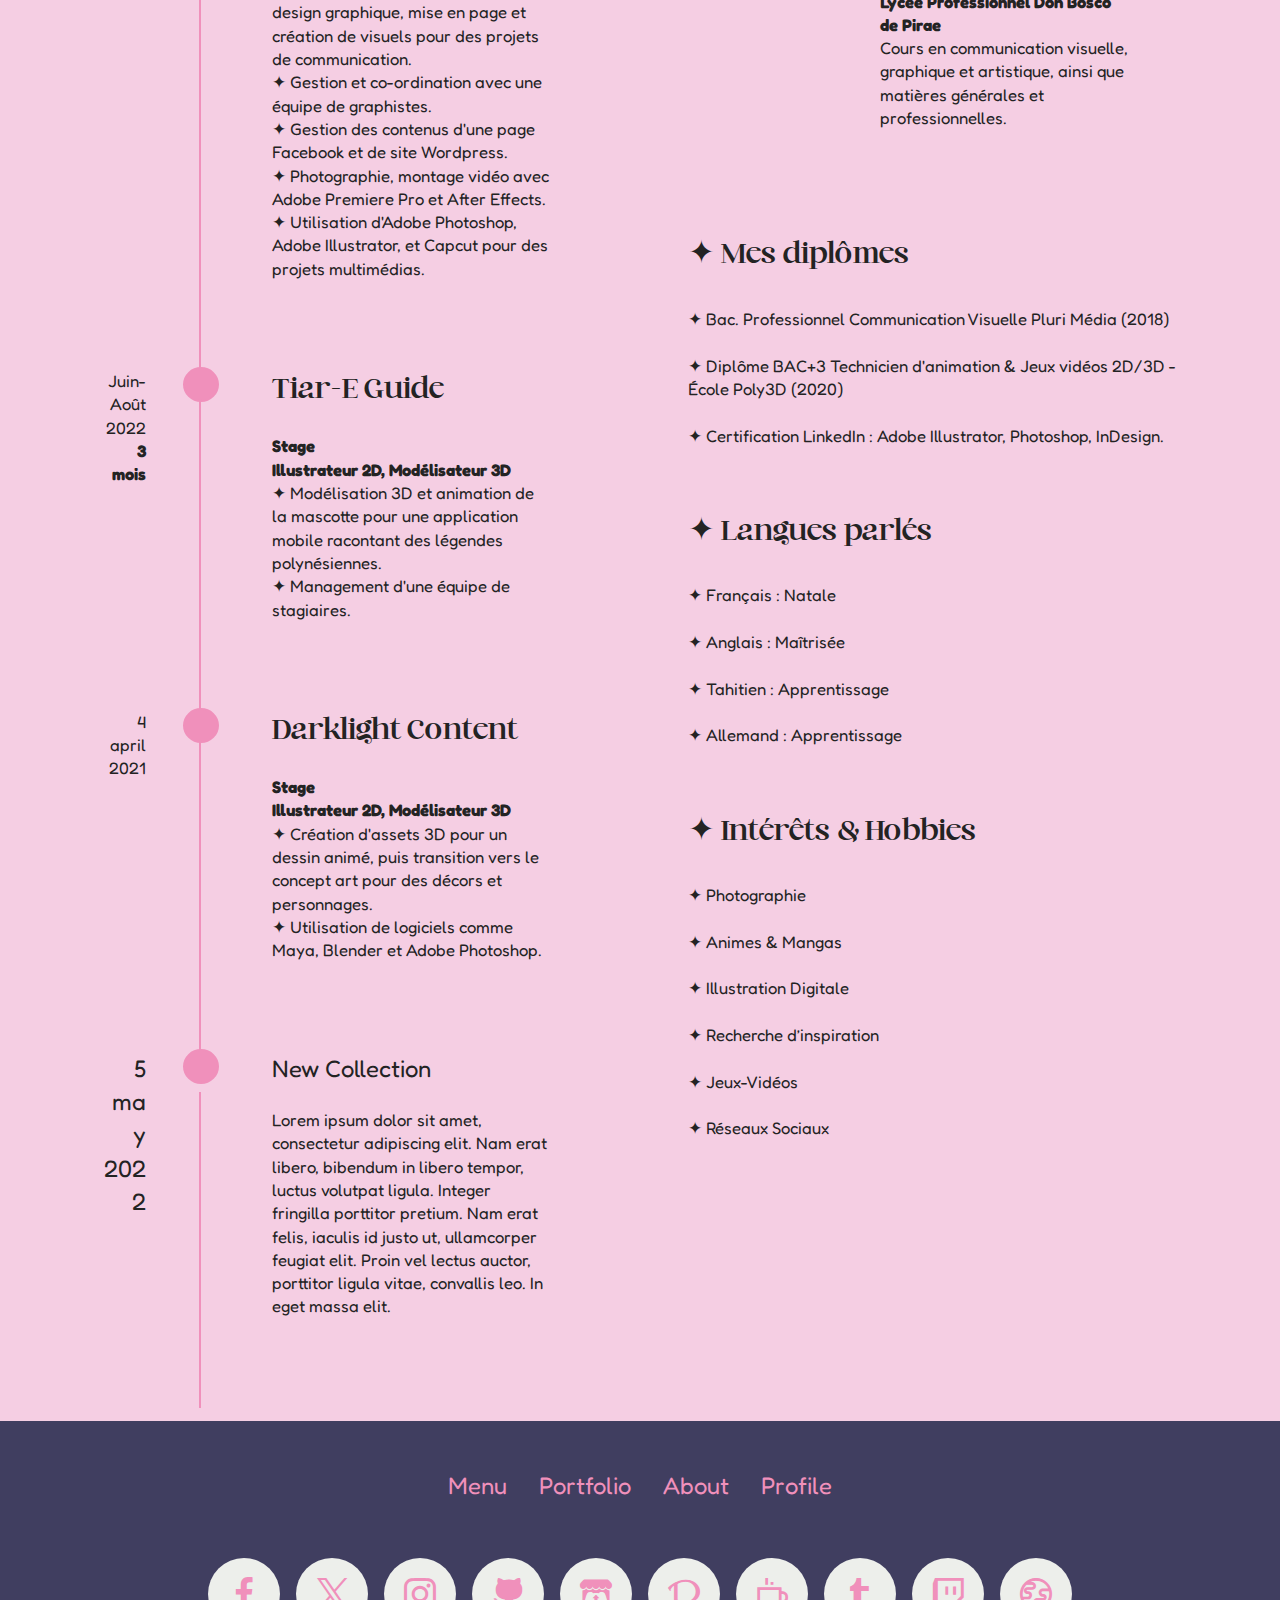
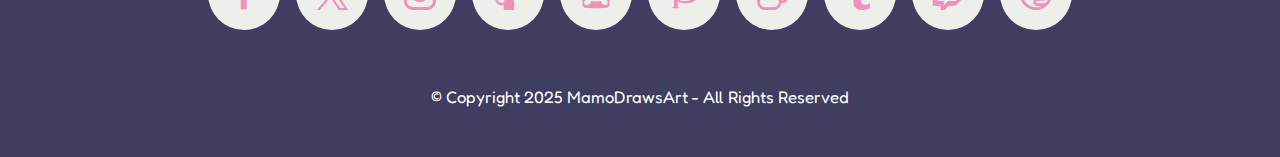
<file: about-me.html>
<!DOCTYPE html>
<html  lang="fr">
<head>
  
  <meta charset="UTF-8">
  <meta http-equiv="X-UA-Compatible" content="IE=edge">
  
  <meta name="viewport" content="width=device-width, initial-scale=1, minimum-scale=1">
  <link rel="shortcut icon" href="assets/images/favicon.png" type="image/x-icon">
  <meta name="description" content="Bienvenue sur le portfolio de MamoDrawsArt.
Passionnée par la création de logos, l'illustration pour enfants, l'art anime et les visuels de jeux vidéo, je transforme vos idées en œuvres uniques et sur mesure. Explorez mes créations et laissez-vous inspirer par mon univers artistique.">
  
  
  <title>| Illustration, Design Graphique &amp;amp; plus ✦ Profil de MamoDrawsArt</title>
  <link rel="stylesheet" href="assets/web/assets/mobirise-icons2/mobirise2.css">
  <link rel="stylesheet" href="assets/bootstrap/css/bootstrap.min.css">
  <link rel="stylesheet" href="assets/bootstrap/css/bootstrap-grid.min.css">
  <link rel="stylesheet" href="assets/bootstrap/css/bootstrap-reboot.min.css">
  <link rel="stylesheet" href="assets/dropdown/css/style.css">
  <link rel="stylesheet" href="assets/socicon/css/styles.css">
  <link rel="stylesheet" href="assets/theme/css/style.css">
  <link href="assets/fonts/style.css" rel="stylesheet">
  <link rel="preload" href="https://fonts.googleapis.com/css?family=Fredoka:300,400,500,600,700&display=swap" as="style" onload="this.onload=null;this.rel='stylesheet'">
  <noscript><link rel="stylesheet" href="https://fonts.googleapis.com/css?family=Fredoka:300,400,500,600,700&display=swap"></noscript>
  <link rel="preload" as="style" href="assets/mobirise/css/mbr-additional.css?v=f4gGkM"><link rel="stylesheet" href="assets/mobirise/css/mbr-additional.css?v=f4gGkM" type="text/css">

  
  
  
</head>
<body>
  
  <section data-bs-version="5.1" class="menu menu6 cid-uzOTVwLNqB" once="menu" id="menu06-10">
	

	<nav class="navbar navbar-dropdown opacityScroll navbar-fixed-top navbar-expand-lg">
		<div class="container">
			<div class="navbar-brand">
				<span class="navbar-logo">
					
						<a href="index.html"><img src="assets/images/image01.png" alt="MamoDrawsArt Logo" style="height: 5rem;"></a>
					
				</span>
				
			</div>
			<button class="navbar-toggler" type="button" data-toggle="collapse" data-bs-toggle="collapse" data-target="#navbarSupportedContent" data-bs-target="#navbarSupportedContent" aria-controls="navbarNavAltMarkup" aria-expanded="false" aria-label="Toggle navigation">
				<div class="hamburger">
					<span></span>
					<span></span>
					<span></span>
					<span></span>
				</div>
			</button>
			<div class="collapse navbar-collapse opacityScroll" id="navbarSupportedContent">
				<ul class="navbar-nav nav-dropdown nav-right" data-app-modern-menu="true"><li class="nav-item">
						<a class="nav-link link text-primary display-4" href="index.html#portfolio" aria-expanded="false">Portfolio</a>
					</li><li class="nav-item">
						<a class="nav-link link text-primary display-4" href="index.html#about-me">About</a>
					</li></ul>
				<div class="icons-menu">
					<a class="iconfont-wrapper" href="https://mobiri.se">
						<span class="p-2 mbr-iconfont socicon-mail socicon"></span>
					</a>
					
					
					
				</div>
				
			</div>
		</div>
	</nav>
</section>

<section data-bs-version="5.1" class="gallery10 cid-uzOSJtzGZ6" id="gallery10-x">
  


  <div class="container-fluid">

      <div class="loop-container">
        <div class="item display-2" data-linewords="Illustratrice ✦ Graphiste ✦ Créatrice de contenus ✦ Modélisateur ✦ Animatrice ✦ Développeur de Jeux Vidéos Junior ✦ Streameuse VTubeuse ✦ Geek ✦ Gameuse ✦" data-direction="-1" data-speed="0.07">Illustration ✧ Communication Graphique ✧ Création de contenus ✧ 3D ✧ Animation ✧ Jeux Vidéos ✧</div>
        <div class="item display-2" data-linewords="Illustratrice ✦ Graphiste ✦ Créatrice de contenus ✦ Modélisateur ✦ Animatrice ✦ Développeur de Jeux Vidéos Junior ✦ Streameuse VTubeuse ✦ Geek ✦ Gameuse ✦" data-direction="-1" data-speed="0.07">Illustration ✧ Communication Graphique ✧ Création de contenus ✧ 3D ✧ Animation ✧ Jeux Vidéos ✧s</div>
      </div>
    
  </div>
</section>

<section class="mbr-section mbr-section--no-padding cid-uzOSPvyzA7" id="witsec-html-block-y">

  

  

  <!-- Place your own code below -->
<section class="About-me">
  <section class="panel-grid">
      <!-- Column 1 -->
      <div class="panel-grid-cell">
          <div class="so-panel widget widget_text">
              <div class="panel-widget-style">
                    <div class="textwidget">
                        <h6 class="card-title mbr-fonts-style display-2"><strong>À propos de moi</strong></h6>
                            <p class="mbr-text mbr-fonts-style mb-4 display-7"><strong>✦ Salut !&nbsp;✦</strong><br>Je suis MamoDrawsArt (ou Mamo)<br>&nbsp;Je suis une artiste basée à Tahiti !<br>Passionnée par l'art les jeux vidéos, j'ai effectué des études en Communication Visuelle Pluri Média (CVP) et de Jeux Vidéos à Poly3D Tahiti, où j'aurais pu développer ma créativité ainsi que ma polyvalence dans plusieurs domaines créatifs ou technologique.<br>Depuis je suis en quête de vouloir apprendre en plus et développer mes compétences et augmenter mon niveau en terme de création ou de nouvelles techniques innovantes.<br></p>
                    </div>
              </div>
          </div>
      </div>

      <!-- Column 2 -->
      <div class="panel-grid-cell">
          <div class="so-panel widget widget_sydney_image_widget">
              <div class="panel-widget-style">
                  <div class="sydney-image">
                      <img src="assets/images/image01-1.webp" alt="Mamo Draws Art">
                    
                  </div>
              </div>
          </div>
      </div>

      <!-- Column 3 -->
      <div class="panel-grid-cell">
          <div class="so-panel widget widget_sydney_skills">
              <div class="panel-widget-style">
                  <div class="textwidget">
                      <h6 class="card-title mbr-fonts-style display-2"><strong>Mes compétences</strong></h6>
                          <p class="mbr-text mbr-fonts-style mb-4 display-7"><strong>Illustration &amp; Concept Arts :</strong> Création d’illustrations stylisés Anime/Manga ou de concepts avec Photoshop &amp; Krita<br><strong><br></strong><strong>Design 3D :</strong> Modélisation et animation 3D avec Blender, pour des projets de jeux ou animations.<br><strong><br></strong><strong>Programmation :</strong> Développement avec Unreal Engine (Blueprints) et Unity<br><strong><br></strong><strong>Création de visuels :</strong> Design de visuels pour web et print avec Illustrator, Photoshop, et InDesign<br></p>
                  </div>
              </div>
          </div>
      </div>
  </section>

  <!-- Ajout du code 2 : Les logiciels que j'utilise -->
  <section class="logo-section">
      <h6 class="card-title mbr-fonts-style display-2"><strong>Les logiciels que j'utilise</strong></h6>
      <div class="logo-grid">
          <div class="logo-item">
              <img src="assets/images/photoshop.webp" alt="Photoshop">
          </div>
          <div class="logo-item">
              <img src="assets/images/illustrator.webp" alt="Illustrator">
          </div>
          <div class="logo-item">
              <img src="assets/images/indesign.webp" alt="InDesign">
          </div>
          <div class="logo-item">
              <img src="assets/images/after-effects.webp" alt="After Effects">
          </div>
          <div class="logo-item">
              <img src="assets/images/premiere-pro.webp" alt="Premiere Pro">
          </div>
          <div class="logo-item">
              <img src="assets/images/capcut.webp" alt="Capcut">
          </div>
          <div class="logo-item">
              <img src="assets/images/blender.webp" alt="Blender">
          </div>
          <div class="logo-item">
              <img src="assets/images/krita.webp" alt="Krita">
          </div>
          <div class="logo-item">
              <img src="assets/images/unreal-engine-4.webp" alt="Unreal Engine 4">
          </div>
          <div class="logo-item">
              <img src="assets/images/vroid.webp" alt="VRoid">
          </div>
      </div>
  </section>
</section>
  <!-- Place your own code above -->

</section>

<section data-bs-version="5.1" class="header1 cid-syqeBf0mFC" id="design-block-syqeBf0mFC">

    

    <div class="divider-top divider-triangles"></div>        
    <div class="divider-bottom"></div>
</section>

<section data-bs-version="5.1" class="timeline1 cid-uzU8arhe8q" id="design-block-16">

    

    

   <div class="container-fluid">
        <div class="row">
            <!-- Colonne gauche : Mon parcours professionnel -->
            <div class="col-md-6">
                <h2 class="mbr-section-title mbr-fonts-style display-2"><strong>✦ Mon parcours professionnel ✦</strong></h2>
                <div class="container timelines-container">
            <!--1-->
            <div class="row timeline-element first-separline separline">
                 <div class="timeline-date-panel col-xs-12 col-md-3 align-left">         
                    <div class="time-line-date-content">
                        <p class="mbr-timeline-date mbr-fonts-style display-7">
                            Juin-Août 2024<br><strong>3 mois</strong></p>
                    </div>
                </div>
                <span class="iconBackground"></span>
                <div class="col-xs-12 col-md-9">
                    <div class="timeline-text-content">
                        <h4 class="mbr-timeline-title pb-3 mbr-fonts-style display-2">
                            Carrefour</h4>
                        
                        <p class="mbr-timeline-text mbr-fonts-style display-7"><strong>Contrat Intérim<br>Assistant Back-Office</strong><br>✦ Gestion du back office, utilisation de PrestaShop pour la gestion des produits.<br>✦ Maîtrise des logiciels Adobe Illustrator et Microsoft Excel.<br></p>
                     </div>
                </div>
            </div>
            <!--2-->
            <div class="row timeline-element separline">
                <div class="timeline-date-panel col-xs-12 col-md-3 align-left">
                    <div class="time-line-date-content">
                        <p class="mbr-timeline-date mbr-fonts-style display-7">
                            Juin 2023 Mai 2024<br><strong>1 ans</strong></p>
                    </div>
                </div>
                <span class="iconBackground"></span>
                <div class="col-xs-12 col-md-9">
                    <div class="timeline-text-content">
                        <h4 class="mbr-timeline-title pb-3 mbr-fonts-style display-2">
                            Union Polynésienne pour la Jeunesse</h4>
                        
                        <p class="mbr-timeline-text mbr-fonts-style display-7"><strong>Contrat Service Civique<br>Assistant Communication</strong><br>✦ Conception de supports visuels : design graphique, mise en page et création de visuels pour des projets de communication.<br>✦ Gestion et co-ordination avec une équipe de graphistes.<br>✦ Gestion des contenus d'une page Facebook et de site Wordpress.<br>✦ Photographie, montage vidéo avec Adobe Premiere Pro et After Effects.<br>✦ Utilisation d'Adobe Photoshop, Adobe Illustrator, et Capcut pour des projets multimédias.</p>
                    </div>
                </div>
            </div>
            <!--3-->
            <div class="row timeline-element separline">
                <div class="timeline-date-panel col-xs-12 col-md-3 align-left">
                    <div class="time-line-date-content">
                        <p class="mbr-timeline-date mbr-fonts-style display-7">
                            Juin-Août 2022<br><strong>3 mois</strong></p>
                    </div>
                </div>
                <span class="iconBackground"></span>
                <div class="col-xs-12 col-md-9">
                    <div class="timeline-text-content">
                        <h4 class="mbr-timeline-title pb-3 mbr-fonts-style display-2">Tiar-E Guide</h4>
                              
                        <p class="mbr-timeline-text mbr-fonts-style display-7"><strong>Stage<br></strong><strong>Illustrateur 2D, Modélisateur 3D</strong><br>✦ Modélisation 3D et animation de la mascotte pour une application mobile racontant des légendes polynésiennes.<br>✦ Management d'une équipe de stagiaires.</p>
                    </div>
                </div>
            </div>
            <!--4-->
            <div class="row timeline-element separline">
                <div class="timeline-date-panel col-xs-12 col-md-3 align-left">
                    <div class="time-line-date-content">
                        <p class="mbr-timeline-date mbr-fonts-style display-7">
                            4 april 2021
                        </p>
                    </div>
                </div>
                <span class="iconBackground"></span>
                <div class="col-xs-12 col-md-9">
                    <div class="timeline-text-content">
                        <h4 class="mbr-timeline-title pb-3 mbr-fonts-style display-2">Darklight Content</h4>
                        
                        <p class="mbr-timeline-text mbr-fonts-style display-7"><strong>Stage<br>Illustrateur 2D, Modélisateur 3D</strong><br>✦ Création d'assets 3D pour un dessin animé, puis transition vers le concept art pour des décors et personnages.
<br>✦ Utilisation de logiciels comme Maya, Blender et Adobe Photoshop.</p>
                    </div>
                </div>
            </div>
            <!--5-->
            <div class="row timeline-element">
                <div class="timeline-date-panel col-xs-12 col-md-3 align-left">
                    <div class="time-line-date-content">
                        <p class="mbr-timeline-date mbr-fonts-style display-5">
                            5 may 2022
                        </p>
                    </div>
                </div>
                <span class="iconBackground"></span>
                <div class="col-xs-12 col-md-9">
                    <div class="timeline-text-content">
                        <h4 class="mbr-timeline-title pb-3 mbr-fonts-style display-5">
                            New Collection
                        </h4>
                        
                        <p class="mbr-timeline-text mbr-fonts-style display-7">
                            Lorem ipsum dolor sit amet, consectetur adipiscing elit. Nam erat libero, bibendum in libero tempor, luctus volutpat ligula. Integer fringilla porttitor pretium. Nam erat felis, iaculis id justo ut, ullamcorper feugiat elit. Proin vel lectus auctor, porttitor ligula vitae, convallis leo. In eget massa elit.
                        </p>
                    </div>
                </div>
            </div>
                </div>
            </div>

<!-- Colonne droite : Mon parcours scolaire + Mes diplômes -->
<div class="col-md-6">
    <h2 class="mbr-section-title mbr-fonts-style display-2"><strong>✦ Mon parcours scolaire ✦</strong></h2>
    <div class="container timelines-container">
        <!-- 1 - Parcours Scolaire -->
        <div class="row timeline-element first-separline">
            <div class="timeline-date-panel col-xs-12 col-md-3 align-left">         
                <div class="time-line-date-content">
                    <p class="mbr-timeline-date mbr-fonts-style display-7">2022<br>2019<br></p>
                </div>
            </div>
            <span class="iconBackground"></span>
            <div class="col-xs-12 col-md-9">
                <div class="timeline-text-content">
                    <h4 class="mbr-timeline-title pb-3 mbr-fonts-style display-2">Licence en Jeux sur Ordinateur et Programmation</h4>
                    
                    <p class="mbr-timeline-text mbr-fonts-style display-7"><strong>École Poly3D Tahiti</strong><br>Ateliers et masterclasses
<br>couvrant la conceptualisation,
<br>programmation, création d'assets
<br>sonores et visuels pour des jeux
<br>vidéos et animations.<br></p>
                </div>
            </div>
        </div>

        <!-- 2 - Parcours Scolaire without separators -->
        <div class="row timeline-element">
            <div class="timeline-date-panel col-xs-12 col-md-3 align-left">
                <div class="time-line-date-content">
                    <p class="mbr-timeline-date mbr-fonts-style display-7">2019<br>2016<br></p>
                </div>
            </div>
            <span class="iconBackground"></span>
            <div class="col-xs-12 col-md-9">
                <div class="timeline-text-content">
                    <h4 class="mbr-timeline-title pb-3 mbr-fonts-style display-2">Communication Visuelle Pluri Média</h4>
                    
                    <p class="mbr-timeline-text mbr-fonts-style display-7"><strong>Lycée Professionnel Don Bosco
<br>de Pirae</strong><br>Cours en communication visuelle,
<br>graphique et artistique, ainsi que
<br>matières générales et
<br>professionnelles.<br></p>
                </div>
            </div>
        </div>


                <h2 class="mbr-section-title mbr-fonts-style display-2 pt-5">✦ Mes diplômes</h2>
                <p class="mbr-timeline-text mbr-fonts-style display-7">
                    <br>✦ Bac. Professionnel Communication Visuelle Pluri Média (2018)<br><br>✦ Diplôme BAC+3 Technicien d'animation &amp; Jeux vidéos 2D/3D - École Poly3D (2020)<br><br>✦ Certification LinkedIn : Adobe Illustrator, Photoshop, InDesign.
                </p>

                 <h2 class="mbr-section-title mbr-fonts-style display-2 pt-5">✦ Langues parlés</h2>
                <p class="mbr-timeline-text mbr-fonts-style display-7">
                    <br>✦ Français : Natale<br><br>✦ Anglais : Maîtrisée<br><br>✦ Tahitien : Apprentissage<br><br>✦ Allemand : Apprentissage</p>

<h2 class="mbr-section-title mbr-fonts-style display-2 pt-5">✦ Intérêts &amp; Hobbies</h2>
                <p class="mbr-timeline-text mbr-fonts-style display-7">
                    <br>✦ Photographie <br><br>✦ Animes &amp; Mangas
<br><br>✦ Illustration Digitale
<br><br>✦ Recherche&nbsp;d’inspiration
<br><br>✦ Jeux-Vidéos<br><br>✦ Réseaux Sociaux</p>

                
            </div>
        </div>
    </div>
    </div></section>

<section data-bs-version="5.1" class="footer3 cid-uzTvWsyqFV" once="footers" id="footer03-13">

        

    

    <div class="container">
        <div class="row">
            <div class="row-links">
                <ul class="header-menu">





                <li class="header-menu-item mbr-fonts-style display-5">
    <a href="index.html#header" class="menu-link text-primary">Menu</a>
</li><li class="header-menu-item mbr-fonts-style display-5">
    <a href="index.html#portfolio" class="menu-link text-primary">Portfolio</a>
</li><li class="header-menu-item mbr-fonts-style display-5">About</li><li class="header-menu-item mbr-fonts-style display-5">Profile</li></ul>
              </div>

            <div class="col-12 mt-4">
                <div class="social-row">
                    <div class="soc-item">
                        <a href="https://www.facebook.com/MamoDrawsArt/" target="_blank">
                            <span class="mbr-iconfont display-7 socicon-facebook socicon"></span>
                        </a>
                    </div>
                    <div class="soc-item">
                        <a href="https://x.com/MamoDrawsArt/" target="_blank">
                            <span class="mbr-iconfont socicon-twitter socicon"></span>
                        </a>
                    </div>
                    <div class="soc-item">
                        <a href="https://www.instagram.com/mamodrawsart/" target="_blank">
                            <span class="mbr-iconfont socicon-instagram socicon"></span>
                        </a>
                    </div>
                    <div class="soc-item">
                        <a href="http://github.com/Mamo2604/" target="_blank">
                            <span class="mbr-iconfont socicon-github socicon"></span>
                        </a>
                    </div>
                    <div class="soc-item">
                        <a href="https://mamodrawsart.itch.io" target="_blank">
                            <span class="mbr-iconfont socicon-itchio socicon"></span>
                        </a>
                    </div>
                                        <div class="soc-item">
                        <a href="https://www.pixiv.net/en/users/109260320" target="_blank">
                            <span class="mbr-iconfont socicon-pixiv socicon"></span>
                        </a>
                    </div>
                                        <div class="soc-item">
                        <a href="https://ko-fi.com/mamodrawsart" target="_blank">
                            <span class="mbr-iconfont mobi-mbri-hot-cup mobi-mbri"></span>
                        </a>
                    </div>
                                        <div class="soc-item">
                        <a href="https://www.tumblr.com/mamo-draws-art/" target="_blank">
                            <span class="mbr-iconfont socicon-tumblr socicon"></span>
                        </a>
                    </div>
                                        <div class="soc-item">
                        <a href="https://www.twitch.tv/mamodrawsart" target="_blank">
                            <span class="mbr-iconfont socicon-twitch socicon"></span>
                        </a>
                    </div>
                                        <div class="soc-item">
                        <a href="https://mamodrawsart-socials.carrd.co" target="_blank">
                            <span class="mbr-iconfont mobi-mbri-globe mobi-mbri"></span>
                        </a>
                    </div>
                                        
            </div>
            <div class="col-12 mt-5">
                <p class="mbr-fonts-style copyright display-7">
                    © Copyright 2025 MamoDrawsArt - All Rights Reserved
                </p>
            </div>
        </div>
    </div>
</div></section><section><a href="https://mobiri.se"></a><a href="https://mobiri.se"></a></section><script src="assets/bootstrap/js/bootstrap.bundle.min.js"></script>  <script src="assets/smoothscroll/smooth-scroll.js"></script>  <script src="assets/ytplayer/index.js"></script>  <script src="assets/dropdown/js/navbar-dropdown.js"></script>  <script src="assets/theme/js/script.js"></script>  
  
  
</body>
</html>
</file>
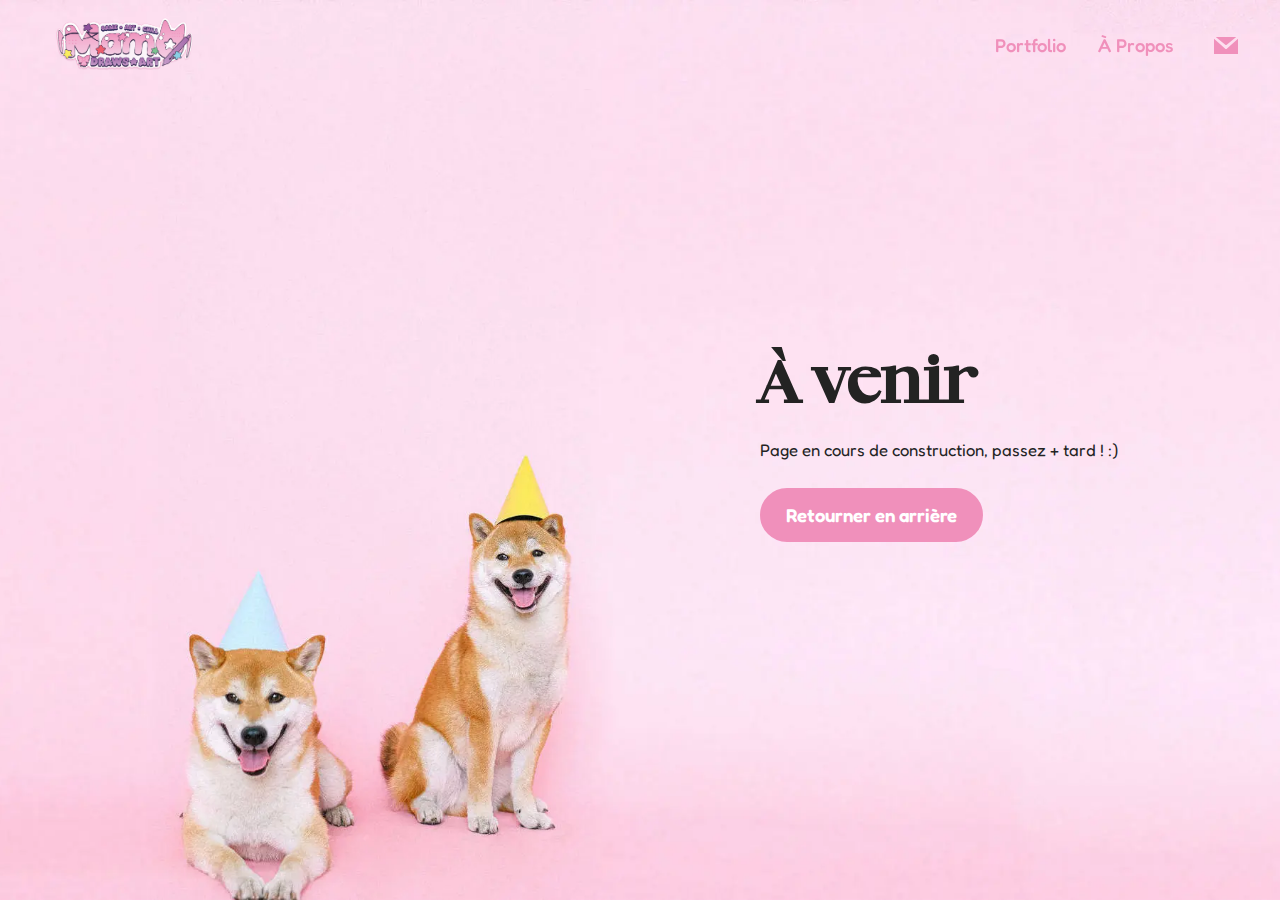
<file: page1.html>
<!DOCTYPE html>
<html  lang="fr">
<head>
  
  <meta charset="UTF-8">
  <meta http-equiv="X-UA-Compatible" content="IE=edge">
  
  <meta name="viewport" content="width=device-width, initial-scale=1, minimum-scale=1">
  <link rel="shortcut icon" href="assets/images/favicon.png" type="image/x-icon">
  <meta name="description" content="">
  
  
  <title>Tiar'E Guide Tahiti | Votre guide virtuelle Polynésienne</title>
  <link rel="stylesheet" href="assets/bootstrap/css/bootstrap.min.css">
  <link rel="stylesheet" href="assets/bootstrap/css/bootstrap-grid.min.css">
  <link rel="stylesheet" href="assets/bootstrap/css/bootstrap-reboot.min.css">
  <link rel="stylesheet" href="assets/dropdown/css/style.css">
  <link rel="stylesheet" href="assets/socicon/css/styles.css">
  <link rel="stylesheet" href="assets/theme/css/style.css">
  <link href="assets/fonts/style.css" rel="stylesheet">
  <link rel="preload" href="https://fonts.googleapis.com/css?family=Fredoka:300,400,500,600,700&display=swap" as="style" onload="this.onload=null;this.rel='stylesheet'">
  <noscript><link rel="stylesheet" href="https://fonts.googleapis.com/css?family=Fredoka:300,400,500,600,700&display=swap"></noscript>
  <link rel="preload" as="style" href="assets/mobirise/css/mbr-additional.css?v=QuT1tq"><link rel="stylesheet" href="assets/mobirise/css/mbr-additional.css?v=QuT1tq" type="text/css">

  
  
  
</head>
<body>
  
  <section data-bs-version="5.1" class="menu menu6 cid-uzqWIlz88G" once="menu" id="menu06-q">
	

	<nav class="navbar navbar-dropdown opacityScroll navbar-fixed-top navbar-expand-lg">
		<div class="container">
			<div class="navbar-brand">
				<span class="navbar-logo">
					
						<img src="assets/images/image01.png" alt="MamoDrawsArt Logo" style="height: 5rem;">
					
				</span>
				
			</div>
			<button class="navbar-toggler" type="button" data-toggle="collapse" data-bs-toggle="collapse" data-target="#navbarSupportedContent" data-bs-target="#navbarSupportedContent" aria-controls="navbarNavAltMarkup" aria-expanded="false" aria-label="Toggle navigation">
				<div class="hamburger">
					<span></span>
					<span></span>
					<span></span>
					<span></span>
				</div>
			</button>
			<div class="collapse navbar-collapse opacityScroll" id="navbarSupportedContent">
				<ul class="navbar-nav nav-dropdown nav-right" data-app-modern-menu="true"><li class="nav-item">
						<a class="nav-link link text-primary display-4" href="index.html#portfolio" aria-expanded="false">Portfolio</a>
					</li><li class="nav-item">
						<a class="nav-link link text-primary display-4" href="index.html#about-me">À Propos</a>
					</li></ul>
				<div class="icons-menu">
					<a class="iconfont-wrapper" href="https://mobiri.se">
						<span class="p-2 mbr-iconfont socicon-mail socicon"></span>
					</a>
					
					
					
				</div>
				
			</div>
		</div>
	</nav>
</section>

<section data-bs-version="5.1" class="header7 cid-uzOx8NTmUC mbr-fullscreen" id="header7-s">

    

    
    

    <div class="text-right container">
        <div class="row justify-content-end">
            <div class="col-12 col-lg-5">
                <h1 class="mbr-section-title mbr-fonts-style mb-3 display-1"><strong>À venir</strong></h1>
                
                <p class="mbr-text mbr-fonts-style display-7">
                    Page en cours de construction, passez + tard ! :)</p>
                <div class="mbr-section-btn mt-3"><a class="btn btn-primary display-4" href="index.html">Retourner en arrière</a></div>
            </div>
        </div>
    </div>
</section>

<section data-bs-version="5.1" class="footer4 cid-uzqMZEhxWG" once="footers" id="footer04-r">

    

    

    <div class="container">
        <div class="media-container-row align-center mbr-white">
            <div class="col-12">
                <p class="mbr-text mb-0 mbr-fonts-style display-7">© 2025 <strong>MamoDrawsArt</strong>. Tous droits réservés.</p>
            </div>
        </div>
    </div>
</section><section><a href="https://mobiri.se"></a><a href="https://mobiri.se"></a></section><script src="assets/bootstrap/js/bootstrap.bundle.min.js"></script>  <script src="assets/smoothscroll/smooth-scroll.js"></script>  <script src="assets/ytplayer/index.js"></script>  <script src="assets/dropdown/js/navbar-dropdown.js"></script>  <script src="assets/theme/js/script.js"></script>  
  
  
</body>
</html>
</file>
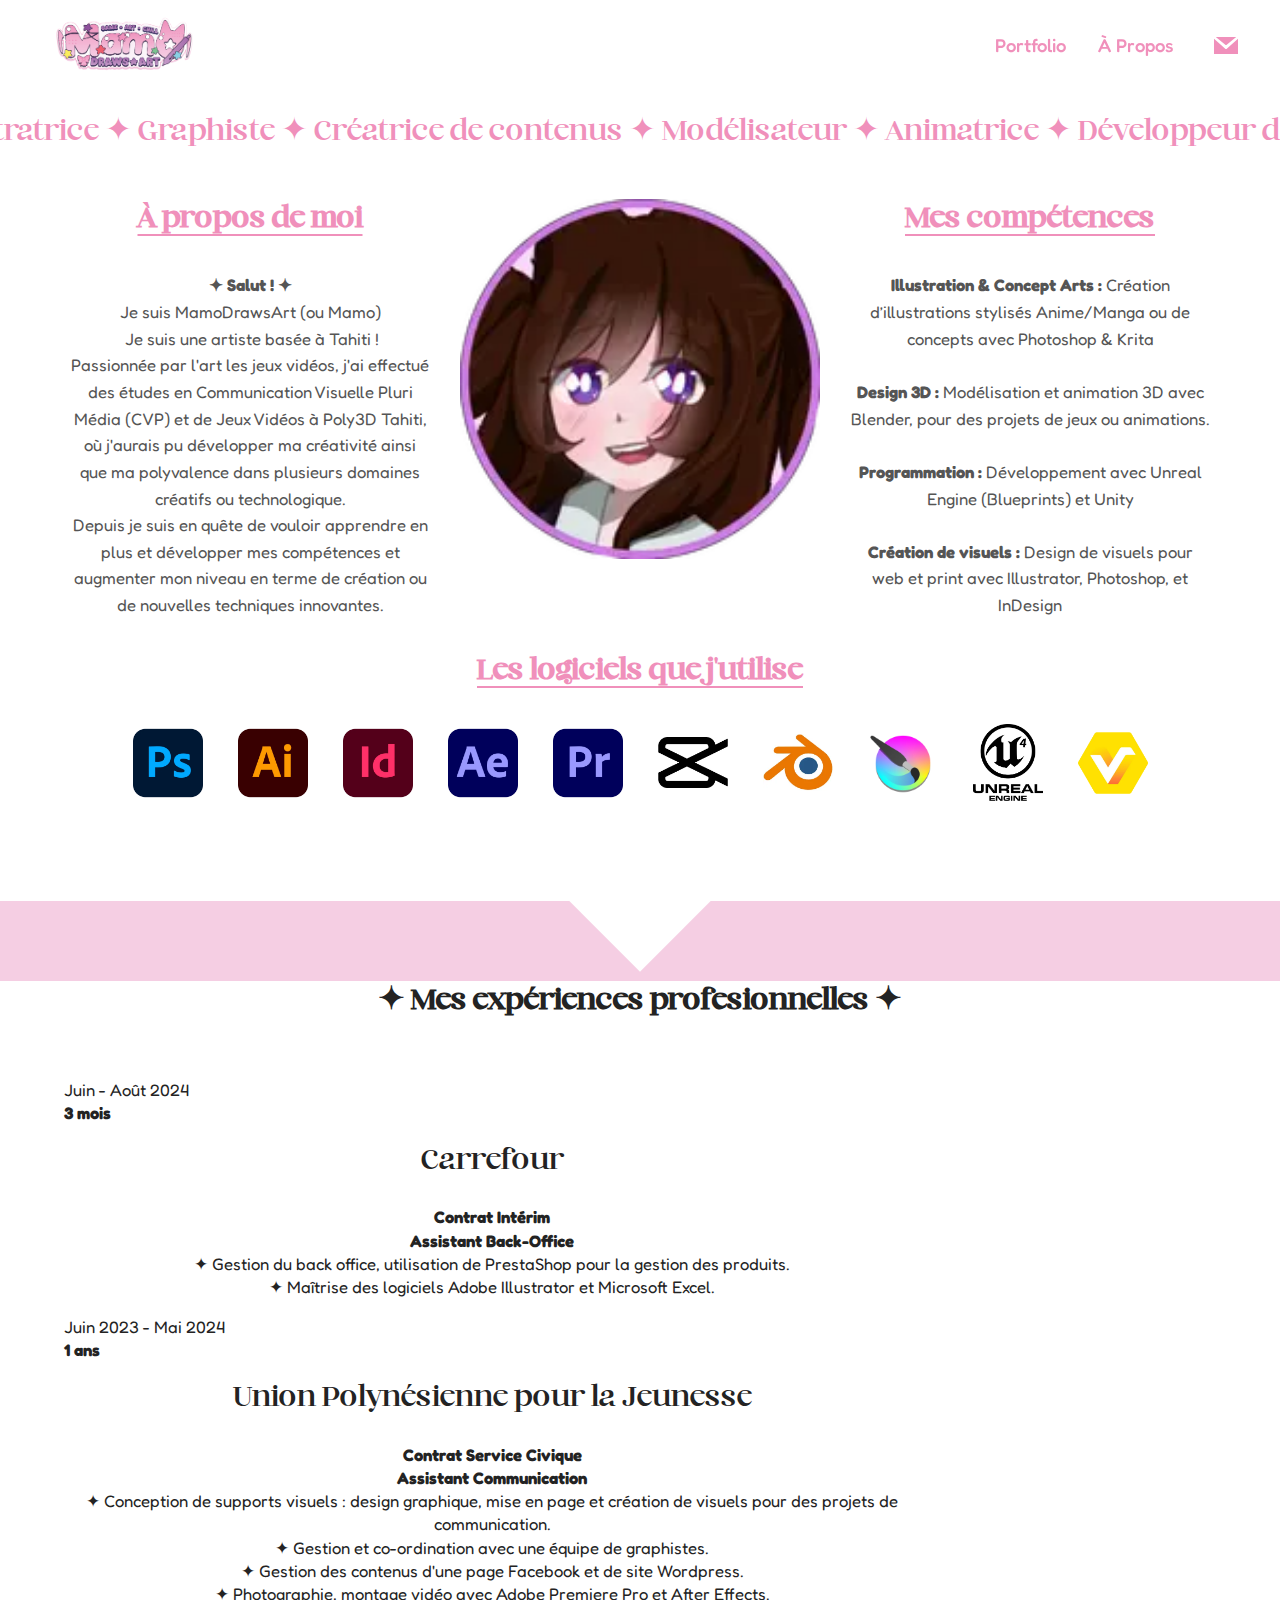
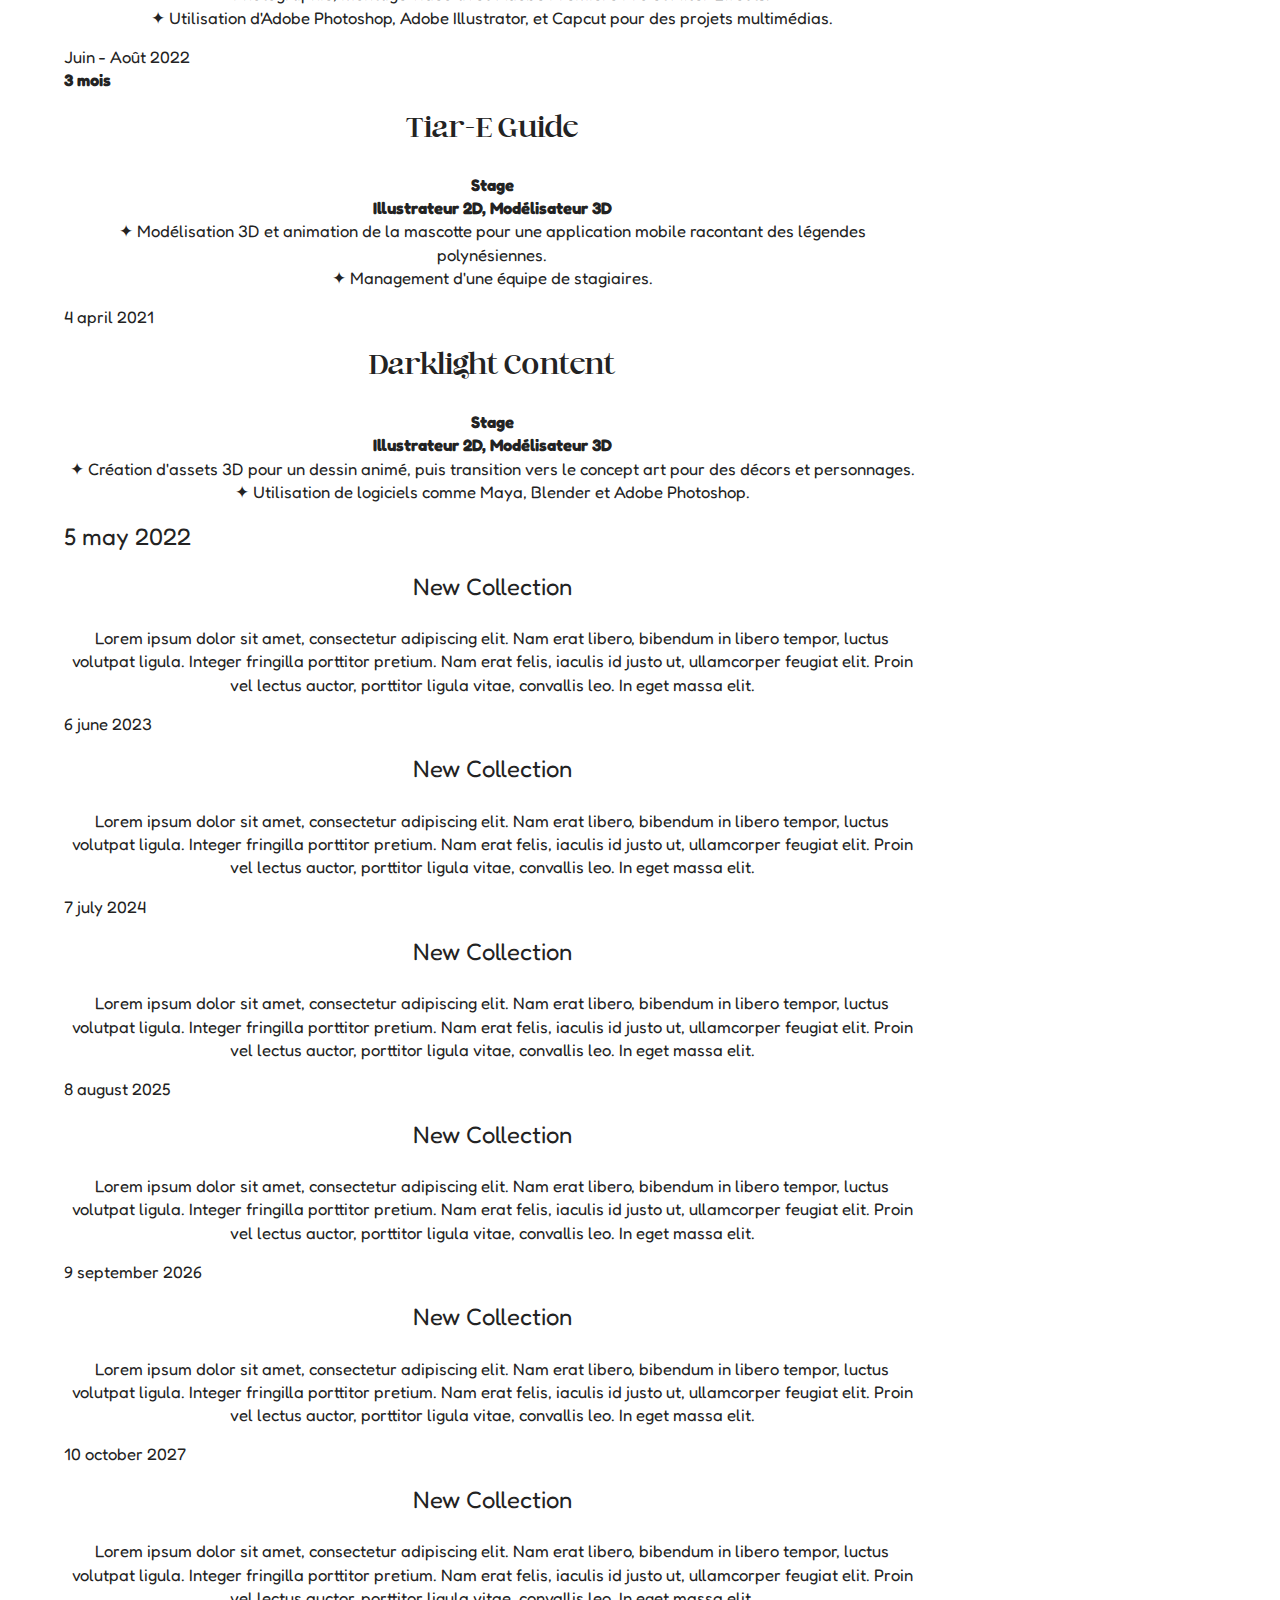
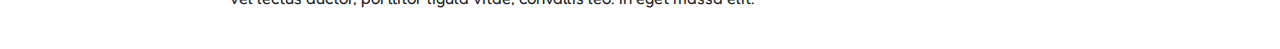
<file: page2.html>
<!DOCTYPE html>
<html  lang="fr">
<head>
  
  <meta charset="UTF-8">
  <meta http-equiv="X-UA-Compatible" content="IE=edge">
  
  <meta name="viewport" content="width=device-width, initial-scale=1, minimum-scale=1">
  <link rel="shortcut icon" href="assets/images/favicon.png" type="image/x-icon">
  <meta name="description" content="">
  
  
  <title>| Illustration, Design Graphique &amp; plus ✦ Profil de MamoDrawsArt</title>
  <link rel="stylesheet" href="assets/bootstrap/css/bootstrap.min.css">
  <link rel="stylesheet" href="assets/bootstrap/css/bootstrap-grid.min.css">
  <link rel="stylesheet" href="assets/bootstrap/css/bootstrap-reboot.min.css">
  <link rel="stylesheet" href="assets/dropdown/css/style.css">
  <link rel="stylesheet" href="assets/socicon/css/styles.css">
  <link rel="stylesheet" href="assets/theme/css/style.css">
  <link href="assets/fonts/style.css" rel="stylesheet">
  <link rel="preload" href="https://fonts.googleapis.com/css?family=Fredoka:300,400,500,600,700&display=swap" as="style" onload="this.onload=null;this.rel='stylesheet'">
  <noscript><link rel="stylesheet" href="https://fonts.googleapis.com/css?family=Fredoka:300,400,500,600,700&display=swap"></noscript>
  <link rel="preload" as="style" href="assets/mobirise/css/mbr-additional.css?v=6KumEm"><link rel="stylesheet" href="assets/mobirise/css/mbr-additional.css?v=6KumEm" type="text/css">

  
  
  
</head>
<body>
  
  <section data-bs-version="5.1" class="menu menu6 cid-uzOTVwLNqB" once="menu" id="menu06-10">
	

	<nav class="navbar navbar-dropdown opacityScroll navbar-fixed-top navbar-expand-lg">
		<div class="container">
			<div class="navbar-brand">
				<span class="navbar-logo">
					
						<img src="assets/images/image01.png" alt="MamoDrawsArt Logo" style="height: 5rem;">
					
				</span>
				
			</div>
			<button class="navbar-toggler" type="button" data-toggle="collapse" data-bs-toggle="collapse" data-target="#navbarSupportedContent" data-bs-target="#navbarSupportedContent" aria-controls="navbarNavAltMarkup" aria-expanded="false" aria-label="Toggle navigation">
				<div class="hamburger">
					<span></span>
					<span></span>
					<span></span>
					<span></span>
				</div>
			</button>
			<div class="collapse navbar-collapse opacityScroll" id="navbarSupportedContent">
				<ul class="navbar-nav nav-dropdown nav-right" data-app-modern-menu="true"><li class="nav-item">
						<a class="nav-link link text-primary display-4" href="index.html#portfolio" aria-expanded="false">Portfolio</a>
					</li><li class="nav-item">
						<a class="nav-link link text-primary display-4" href="index.html#about-me">À Propos</a>
					</li></ul>
				<div class="icons-menu">
					<a class="iconfont-wrapper" href="https://mobiri.se">
						<span class="p-2 mbr-iconfont socicon-mail socicon"></span>
					</a>
					
					
					
				</div>
				
			</div>
		</div>
	</nav>
</section>

<section data-bs-version="5.1" class="gallery10 cid-uzOSJtzGZ6" id="gallery10-x">
  


  <div class="container-fluid">

      <div class="loop-container">
        <div class="item display-2" data-linewords="Illustratrice ✦ Graphiste ✦ Créatrice de contenus ✦ Modélisateur ✦ Animatrice ✦ Développeur de Jeux Vidéos Junior ✦ Streameuse VTubeuse ✦ Geek ✦ Gameuse ✦" data-direction="-1" data-speed="0.07">Illustration ✧ Communication Graphique ✧ Création de contenus ✧ 3D ✧ Animation ✧ Jeux Vidéos ✧</div>
        <div class="item display-2" data-linewords="Illustratrice ✦ Graphiste ✦ Créatrice de contenus ✦ Modélisateur ✦ Animatrice ✦ Développeur de Jeux Vidéos Junior ✦ Streameuse VTubeuse ✦ Geek ✦ Gameuse ✦" data-direction="-1" data-speed="0.07">Illustration ✧ Communication Graphique ✧ Création de contenus ✧ 3D ✧ Animation ✧ Jeux Vidéos ✧s</div>
      </div>
    
  </div>
</section>

<section class="mbr-section mbr-section--no-padding cid-uzOSPvyzA7" id="witsec-html-block-y">

  

  

  <!-- Place your own code below -->
<section class="About-me">
  <section class="panel-grid">
      <!-- Column 1 -->
      <div class="panel-grid-cell">
          <div class="so-panel widget widget_text">
              <div class="panel-widget-style">
                    <div class="textwidget">
                        <h6 class="card-title mbr-fonts-style display-2"><strong>À propos de moi</strong></h6>
                            <p class="mbr-text mbr-fonts-style mb-4 display-7"><strong>✦ Salut !&nbsp;✦</strong><br>Je suis MamoDrawsArt (ou Mamo)<br>&nbsp;Je suis une artiste basée à Tahiti !<br>Passionnée par l'art les jeux vidéos, j'ai effectué des études en Communication Visuelle Pluri Média (CVP) et de Jeux Vidéos à Poly3D Tahiti, où j'aurais pu développer ma créativité ainsi que ma polyvalence dans plusieurs domaines créatifs ou technologique.<br>Depuis je suis en quête de vouloir apprendre en plus et développer mes compétences et augmenter mon niveau en terme de création ou de nouvelles techniques innovantes.<br></p>
                    </div>
              </div>
          </div>
      </div>

      <!-- Column 2 -->
      <div class="panel-grid-cell">
          <div class="so-panel widget widget_sydney_image_widget">
              <div class="panel-widget-style">
                  <div class="sydney-image">
                      <img src="assets/images/image01-1.webp" alt="Mamo Draws Art">
                    
                  </div>
              </div>
          </div>
      </div>

      <!-- Column 3 -->
      <div class="panel-grid-cell">
          <div class="so-panel widget widget_sydney_skills">
              <div class="panel-widget-style">
                  <div class="textwidget">
                      <h6 class="card-title mbr-fonts-style display-2"><strong>Mes compétences</strong></h6>
                          <p class="mbr-text mbr-fonts-style mb-4 display-7"><strong>Illustration &amp; Concept Arts :</strong> Création d’illustrations stylisés Anime/Manga ou de concepts avec Photoshop &amp; Krita<br><strong><br></strong><strong>Design 3D :</strong> Modélisation et animation 3D avec Blender, pour des projets de jeux ou animations.<br><strong><br></strong><strong>Programmation :</strong> Développement avec Unreal Engine (Blueprints) et Unity<br><strong><br></strong><strong>Création de visuels :</strong> Design de visuels pour web et print avec Illustrator, Photoshop, et InDesign<br></p>
                  </div>
              </div>
          </div>
      </div>
  </section>

  <!-- Ajout du code 2 : Les logiciels que j'utilise -->
  <section class="logo-section">
      <h6 class="card-title mbr-fonts-style display-2"><strong>Les logiciels que j'utilise</strong></h6>
      <div class="logo-grid">
          <div class="logo-item">
              <img src="assets/images/photoshop.webp" alt="Photoshop">
          </div>
          <div class="logo-item">
              <img src="assets/images/illustrator.webp" alt="Illustrator">
          </div>
          <div class="logo-item">
              <img src="assets/images/indesign.webp" alt="InDesign">
          </div>
          <div class="logo-item">
              <img src="assets/images/after-effects.webp" alt="After Effects">
          </div>
          <div class="logo-item">
              <img src="assets/images/premiere-pro.webp" alt="Premiere Pro">
          </div>
          <div class="logo-item">
              <img src="assets/images/capcut.webp" alt="Capcut">
          </div>
          <div class="logo-item">
              <img src="assets/images/blender.webp" alt="Blender">
          </div>
          <div class="logo-item">
              <img src="assets/images/krita.webp" alt="Krita">
          </div>
          <div class="logo-item">
              <img src="assets/images/unreal-engine-4.webp" alt="Unreal Engine 4">
          </div>
          <div class="logo-item">
              <img src="assets/images/vroid.webp" alt="VRoid">
          </div>
      </div>
  </section>
</section>
  <!-- Place your own code above -->

</section>

<section class="header1 cid-syqeBf0mFC" id="design-block-syqeBf0mFC">

    

    <div class="divider-top divider-triangles"></div>        
    <div class="divider-bottom"></div>
</section>

<section class="timeline1 cid-ichbI0T4ve" id="design-block-ichbI0T4ve">

    

    

    <div class="container-fluid align-center">
        <h2 class="mbr-section-title mbr-fonts-style display-2"><strong>✦ Mes expériences profesionnelles ✦</strong></h2>
        
        

        <div class="container timelines-container pt-5" mbri-timelines="">
            <!--1-->
            <div class="row timeline-element first-separline separline">
                 <div class="timeline-date-panel col-xs-12 col-md-3 align-left">         
                    <div class="time-line-date-content">
                        <p class="mbr-timeline-date mbr-fonts-style display-7">
                            Juin - Août 2024<br><strong>3 mois</strong></p>
                    </div>
                </div>
                <span class="iconBackground"></span>
                <div class="col-xs-12 col-md-9">
                    <div class="timeline-text-content">
                        <h4 class="mbr-timeline-title pb-3 mbr-fonts-style display-2">
                            Carrefour</h4>
                        
                        <p class="mbr-timeline-text mbr-fonts-style display-7"><strong>Contrat Intérim<br>Assistant Back-Office</strong><br>✦ Gestion du back office, utilisation de PrestaShop pour la gestion des produits.<br>✦ Maîtrise des logiciels Adobe Illustrator et Microsoft Excel.<br></p>
                     </div>
                </div>
            </div>
            <!--2-->
            <div class="row timeline-element separline">
                <div class="timeline-date-panel col-xs-12 col-md-3 align-left">
                    <div class="time-line-date-content">
                        <p class="mbr-timeline-date mbr-fonts-style display-7">
                            Juin 2023 - Mai 2024<br><strong>1 ans</strong></p>
                    </div>
                </div>
                <span class="iconBackground"></span>
                <div class="col-xs-12 col-md-9">
                    <div class="timeline-text-content">
                        <h4 class="mbr-timeline-title pb-3 mbr-fonts-style display-2">
                            Union Polynésienne pour la Jeunesse</h4>
                        
                        <p class="mbr-timeline-text mbr-fonts-style display-7"><strong>Contrat Service Civique<br>Assistant Communication</strong><br>✦ Conception de supports visuels : design graphique, mise en page et création de visuels pour des projets de communication.<br>✦ Gestion et co-ordination avec une équipe de graphistes.<br>✦ Gestion des contenus d'une page Facebook et de site Wordpress.<br>✦ Photographie, montage vidéo avec Adobe Premiere Pro et After Effects.<br>✦ Utilisation d'Adobe Photoshop, Adobe Illustrator, et Capcut pour des projets multimédias.</p>
                    </div>
                </div>
            </div>
            <!--3-->
            <div class="row timeline-element separline">
                <div class="timeline-date-panel col-xs-12 col-md-3 align-left">
                    <div class="time-line-date-content">
                        <p class="mbr-timeline-date mbr-fonts-style display-7">
                            Juin - Août 2022<br><strong>3 mois</strong></p>
                    </div>
                </div>
                <span class="iconBackground"></span>
                <div class="col-xs-12 col-md-9">
                    <div class="timeline-text-content">
                        <h4 class="mbr-timeline-title pb-3 mbr-fonts-style display-2">Tiar-E Guide</h4>
                              
                        <p class="mbr-timeline-text mbr-fonts-style display-7"><strong>Stage<br></strong><strong>Illustrateur 2D, Modélisateur 3D</strong><br>✦ Modélisation 3D et animation de la mascotte pour une application mobile racontant des légendes polynésiennes.<br>✦ Management d'une équipe de stagiaires.</p>
                    </div>
                </div>
            </div>
            <!--4-->
            <div class="row timeline-element separline">
                <div class="timeline-date-panel col-xs-12 col-md-3 align-left">
                    <div class="time-line-date-content">
                        <p class="mbr-timeline-date mbr-fonts-style display-7">
                            4 april 2021
                        </p>
                    </div>
                </div>
                <span class="iconBackground"></span>
                <div class="col-xs-12 col-md-9">
                    <div class="timeline-text-content">
                        <h4 class="mbr-timeline-title pb-3 mbr-fonts-style display-2">Darklight Content</h4>
                        
                        <p class="mbr-timeline-text mbr-fonts-style display-7"><strong>Stage<br>Illustrateur 2D, Modélisateur 3D</strong><br>✦ Création d'assets 3D pour un dessin animé, puis transition vers le concept art pour des décors et personnages.
<br>✦ Utilisation de logiciels comme Maya, Blender et Adobe Photoshop.</p>
                    </div>
                </div>
            </div>
            <!--5-->
            <div class="row timeline-element separline">
                <div class="timeline-date-panel col-xs-12 col-md-3 align-left">
                    <div class="time-line-date-content">
                        <p class="mbr-timeline-date mbr-fonts-style display-5">
                            5 may 2022
                        </p>
                    </div>
                </div>
                <span class="iconBackground"></span>
                <div class="col-xs-12 col-md-9">
                    <div class="timeline-text-content">
                        <h4 class="mbr-timeline-title pb-3 mbr-fonts-style display-5">
                            New Collection
                        </h4>
                        
                        <p class="mbr-timeline-text mbr-fonts-style display-7">
                            Lorem ipsum dolor sit amet, consectetur adipiscing elit. Nam erat libero, bibendum in libero tempor, luctus volutpat ligula. Integer fringilla porttitor pretium. Nam erat felis, iaculis id justo ut, ullamcorper feugiat elit. Proin vel lectus auctor, porttitor ligula vitae, convallis leo. In eget massa elit.
                        </p>
                    </div>
                </div>
            </div>
            <!--6-->
            <div class="row timeline-element separline">
                <div class="timeline-date-panel col-xs-12 col-md-3 align-left">
                    <div class="time-line-date-content">
                       <p class="mbr-timeline-date mbr-fonts-style display-7">
                            6 june 2023
                        </p>
                    </div>
                </div>
                <span class="iconBackground"></span>
                <div class="col-xs-12 col-md-9">
                    <div class="timeline-text-content">
                        <h4 class="mbr-timeline-title pb-3 mbr-fonts-style display-5">
                            New Collection
                        </h4>
                        
                        <p class="mbr-timeline-text mbr-fonts-style display-7">
                            Lorem ipsum dolor sit amet, consectetur adipiscing elit. Nam erat libero, bibendum in libero tempor, luctus volutpat ligula. Integer fringilla porttitor pretium. Nam erat felis, iaculis id justo ut, ullamcorper feugiat elit. Proin vel lectus auctor, porttitor ligula vitae, convallis leo. In eget massa elit.
                        </p>
                    </div>
                </div>
            </div>
            <!--7-->
            <div class="row timeline-element separline">
                <div class="timeline-date-panel col-xs-12 col-md-3 align-left">
                    <div class="time-line-date-content">
                        <p class="mbr-timeline-date mbr-fonts-style display-7">
                            7 july 2024
                        </p>
                    </div>
                </div>
                <span class="iconBackground"></span>
                <div class="col-xs-12 col-md-9">
                    <div class="timeline-text-content">
                        <h4 class="mbr-timeline-title pb-3 mbr-fonts-style display-5">
                            New Collection
                        </h4>
                        
                        <p class="mbr-timeline-text mbr-fonts-style display-7">
                            Lorem ipsum dolor sit amet, consectetur adipiscing elit. Nam erat libero, bibendum in libero tempor, luctus volutpat ligula. Integer fringilla porttitor pretium. Nam erat felis, iaculis id justo ut, ullamcorper feugiat elit. Proin vel lectus auctor, porttitor ligula vitae, convallis leo. In eget massa elit.
                        </p>
                    </div>
                </div>
            </div>
            <!--8-->
            <div class="row timeline-element separline">
                <div class="timeline-date-panel col-xs-12 col-md-3 align-left">
                    <div class="time-line-date-content">
                        <p class="mbr-timeline-date mbr-fonts-style display-7">
                            8 august 2025  
                        </p>
                    </div>
                </div>
                <span class="iconBackground"></span>
                <div class="col-xs-12 col-md-9">
                    <div class="timeline-text-content">
                        <h4 class="mbr-timeline-title pb-3 mbr-fonts-style display-5">
                            New Collection
                        </h4>
                        
                        <p class="mbr-timeline-text mbr-fonts-style display-7">
                            Lorem ipsum dolor sit amet, consectetur adipiscing elit. Nam erat libero, bibendum in libero tempor, luctus volutpat ligula. Integer fringilla porttitor pretium. Nam erat felis, iaculis id justo ut, ullamcorper feugiat elit. Proin vel lectus auctor, porttitor ligula vitae, convallis leo. In eget massa elit.
                        </p>
                    </div>
                </div>
            </div>
            <!--9-->
            <div class="row timeline-element separline">
                <div class="timeline-date-panel col-xs-12 col-md-3 align-left">
                    <div class="time-line-date-content">
                        <p class="mbr-timeline-date mbr-fonts-style display-7">
                            9 september 2026
                        </p>
                    </div>
                </div>
                <span class="iconBackground"></span>
                <div class="col-xs-12 col-md-9">
                    <div class="timeline-text-content">
                        <h4 class="mbr-timeline-title pb-3 mbr-fonts-style display-5">
                            New Collection
                        </h4>
                        
                        <p class="mbr-timeline-text mbr-fonts-style display-7">
                            Lorem ipsum dolor sit amet, consectetur adipiscing elit. Nam erat libero, bibendum in libero tempor, luctus volutpat ligula. Integer fringilla porttitor pretium. Nam erat felis, iaculis id justo ut, ullamcorper feugiat elit. Proin vel lectus auctor, porttitor ligula vitae, convallis leo. In eget massa elit.
                        </p>
                    </div>
                </div>
            </div>
            <!--10-->
            <div class="row timeline-element">
                <div class="timeline-date-panel col-xs-12 col-md-3 align-left">
                    <div class="time-line-date-content">
                       <p class="mbr-timeline-date mbr-fonts-style display-7">
                          10 october 2027
                        </p>
                    </div>
                </div>
                <span class="iconBackground"></span>
                <div class="col-xs-12 col-md-9">
                    <div class="timeline-text-content">
                        <h4 class="mbr-timeline-title pb-3 mbr-fonts-style display-5">
                            New Collection
                        </h4>
                         
                        <p class="mbr-timeline-text mbr-fonts-style display-7">
                            Lorem ipsum dolor sit amet, consectetur adipiscing elit. Nam erat libero, bibendum in libero tempor, luctus volutpat ligula. Integer fringilla porttitor pretium. Nam erat felis, iaculis id justo ut, ullamcorper feugiat elit. Proin vel lectus auctor, porttitor ligula vitae, convallis leo. In eget massa elit.
                        </p>
                    </div>
                </div>
            </div>
            <!--11-->
            
            <!--12-->
            
        </div>
    </div>
</section>

<section data-bs-version="5.1" class="footer4 cid-uzqMZEhxWG" once="footers" id="footer04-u">

    

    

    <div class="container">
        <div class="media-container-row align-center mbr-white">
            <div class="col-12">
                <p class="mbr-text mb-0 mbr-fonts-style display-7">© 2025 <strong>MamoDrawsArt</strong>. Tous droits réservés.</p>
            </div>
        </div>
    </div>
</section><section><a href="https://mobiri.se"></a><a href="https://mobiri.se"></a></section><script src="assets/bootstrap/js/bootstrap.bundle.min.js"></script>  <script src="assets/smoothscroll/smooth-scroll.js"></script>  <script src="assets/ytplayer/index.js"></script>  <script src="assets/dropdown/js/navbar-dropdown.js"></script>  <script src="assets/theme/js/script.js"></script>  
  
  
</body>
</html>
</file>
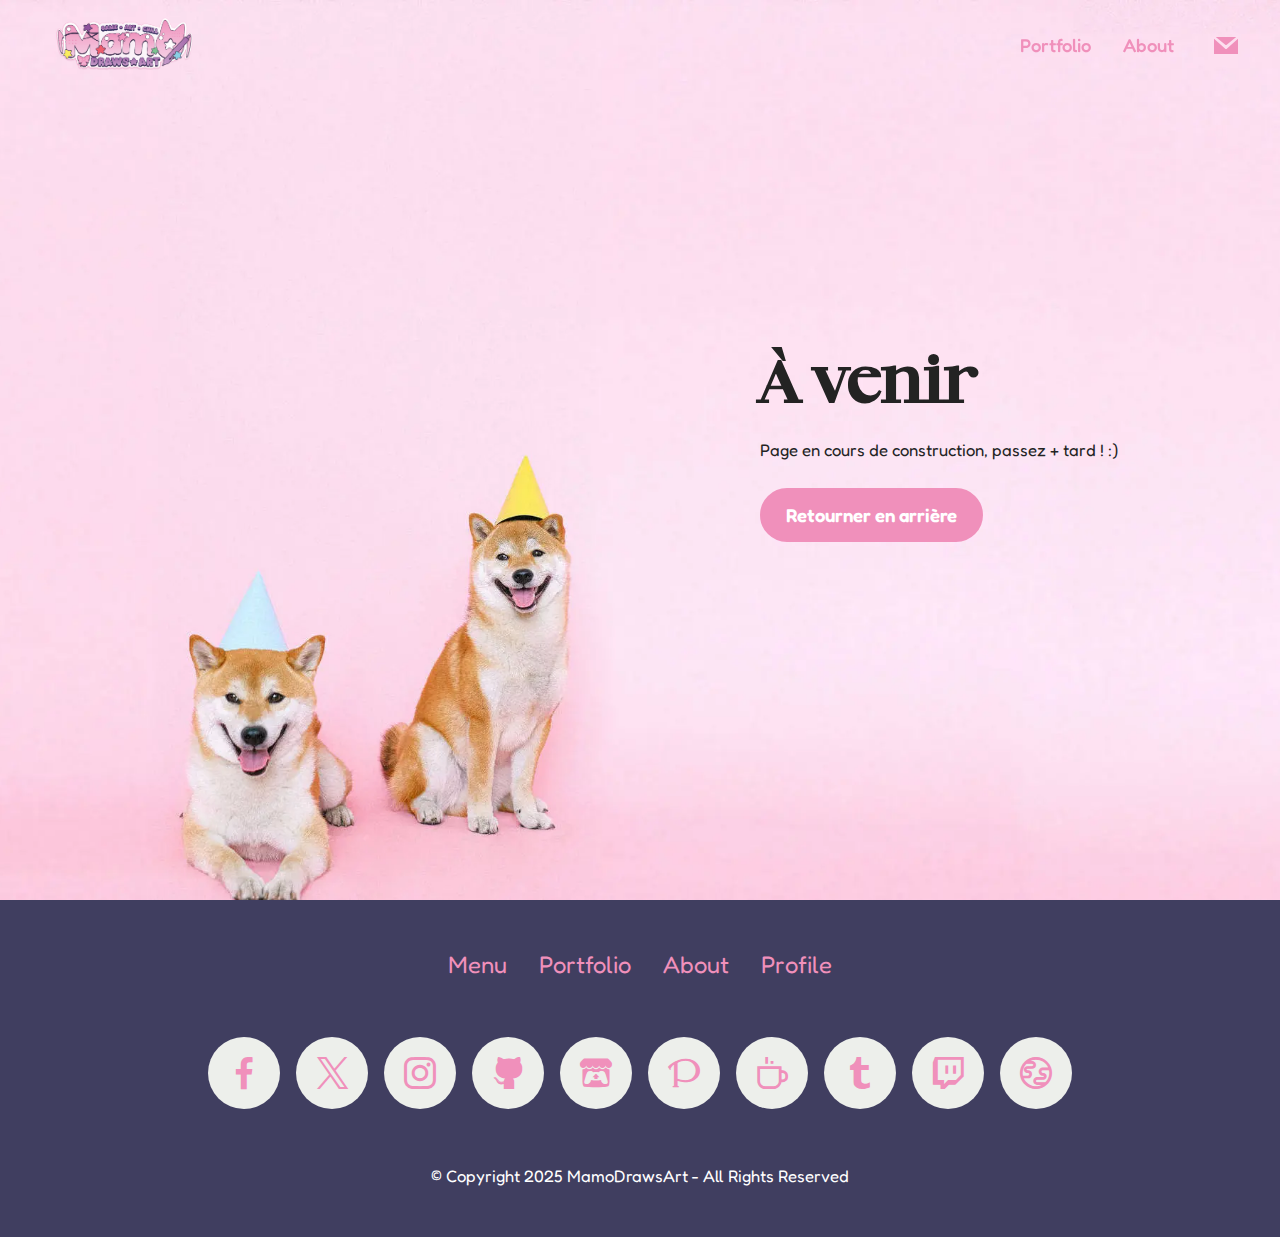
<file: tiareguide.html>
<!DOCTYPE html>
<html  lang="fr">
<head>
  
  <meta charset="UTF-8">
  <meta http-equiv="X-UA-Compatible" content="IE=edge">
  
  <meta name="viewport" content="width=device-width, initial-scale=1, minimum-scale=1">
  <link rel="shortcut icon" href="assets/images/favicon.png" type="image/x-icon">
  <meta name="description" content="">
  
  
  <title>Tiar'E Guide Tahiti | Votre guide virtuelle Polynésienne</title>
  <link rel="stylesheet" href="assets/web/assets/mobirise-icons2/mobirise2.css">
  <link rel="stylesheet" href="assets/bootstrap/css/bootstrap.min.css">
  <link rel="stylesheet" href="assets/bootstrap/css/bootstrap-grid.min.css">
  <link rel="stylesheet" href="assets/bootstrap/css/bootstrap-reboot.min.css">
  <link rel="stylesheet" href="assets/dropdown/css/style.css">
  <link rel="stylesheet" href="assets/socicon/css/styles.css">
  <link rel="stylesheet" href="assets/theme/css/style.css">
  <link href="assets/fonts/style.css" rel="stylesheet">
  <link rel="preload" href="https://fonts.googleapis.com/css?family=Fredoka:300,400,500,600,700&display=swap" as="style" onload="this.onload=null;this.rel='stylesheet'">
  <noscript><link rel="stylesheet" href="https://fonts.googleapis.com/css?family=Fredoka:300,400,500,600,700&display=swap"></noscript>
  <link rel="preload" as="style" href="assets/mobirise/css/mbr-additional.css?v=ehjxWJ"><link rel="stylesheet" href="assets/mobirise/css/mbr-additional.css?v=ehjxWJ" type="text/css">

  
  
  
</head>
<body>
  
  <section data-bs-version="5.1" class="menu menu6 cid-uzqWIlz88G" once="menu" id="menu06-q">
	

	<nav class="navbar navbar-dropdown opacityScroll navbar-fixed-top navbar-expand-lg">
		<div class="container">
			<div class="navbar-brand">
				<span class="navbar-logo">
					
						<a href="index.html"><img src="assets/images/image01.png" alt="MamoDrawsArt Logo" style="height: 5rem;"></a>
					
				</span>
				
			</div>
			<button class="navbar-toggler" type="button" data-toggle="collapse" data-bs-toggle="collapse" data-target="#navbarSupportedContent" data-bs-target="#navbarSupportedContent" aria-controls="navbarNavAltMarkup" aria-expanded="false" aria-label="Toggle navigation">
				<div class="hamburger">
					<span></span>
					<span></span>
					<span></span>
					<span></span>
				</div>
			</button>
			<div class="collapse navbar-collapse opacityScroll" id="navbarSupportedContent">
				<ul class="navbar-nav nav-dropdown nav-right" data-app-modern-menu="true"><li class="nav-item">
						<a class="nav-link link text-primary display-4" href="index.html#portfolio" aria-expanded="false">Portfolio</a>
					</li><li class="nav-item">
						<a class="nav-link link text-primary display-4" href="index.html#about-me">About</a>
					</li></ul>
				<div class="icons-menu">
					<a class="iconfont-wrapper" href="https://mobiri.se">
						<span class="p-2 mbr-iconfont socicon-mail socicon"></span>
					</a>
					
					
					
				</div>
				
			</div>
		</div>
	</nav>
</section>

<section data-bs-version="5.1" class="header7 cid-uzOx8NTmUC mbr-fullscreen" id="header7-s">

    

    
    

    <div class="text-right container">
        <div class="row justify-content-end">
            <div class="col-12 col-lg-5">
                <h1 class="mbr-section-title mbr-fonts-style mb-3 display-1"><strong>À venir</strong></h1>
                
                <p class="mbr-text mbr-fonts-style display-7">
                    Page en cours de construction, passez + tard ! :)</p>
                <div class="mbr-section-btn mt-3"><a class="btn btn-primary display-4" href="index.html">Retourner en arrière</a></div>
            </div>
        </div>
    </div>
</section>

<section data-bs-version="5.1" class="footer3 cid-uzTvWsyqFV" once="footers" id="footer03-13">

        

    

    <div class="container">
        <div class="row">
            <div class="row-links">
                <ul class="header-menu">





                <li class="header-menu-item mbr-fonts-style display-5">
    <a href="index.html#header" class="menu-link text-primary">Menu</a>
</li><li class="header-menu-item mbr-fonts-style display-5">
    <a href="index.html#portfolio" class="menu-link text-primary">Portfolio</a>
</li><li class="header-menu-item mbr-fonts-style display-5">About</li><li class="header-menu-item mbr-fonts-style display-5">Profile</li></ul>
              </div>

            <div class="col-12 mt-4">
                <div class="social-row">
                    <div class="soc-item">
                        <a href="https://www.facebook.com/MamoDrawsArt/" target="_blank">
                            <span class="mbr-iconfont display-7 socicon-facebook socicon"></span>
                        </a>
                    </div>
                    <div class="soc-item">
                        <a href="https://x.com/MamoDrawsArt/" target="_blank">
                            <span class="mbr-iconfont socicon-twitter socicon"></span>
                        </a>
                    </div>
                    <div class="soc-item">
                        <a href="https://www.instagram.com/mamodrawsart/" target="_blank">
                            <span class="mbr-iconfont socicon-instagram socicon"></span>
                        </a>
                    </div>
                    <div class="soc-item">
                        <a href="http://github.com/Mamo2604/" target="_blank">
                            <span class="mbr-iconfont socicon-github socicon"></span>
                        </a>
                    </div>
                    <div class="soc-item">
                        <a href="https://mamodrawsart.itch.io" target="_blank">
                            <span class="mbr-iconfont socicon-itchio socicon"></span>
                        </a>
                    </div>
                                        <div class="soc-item">
                        <a href="https://www.pixiv.net/en/users/109260320" target="_blank">
                            <span class="mbr-iconfont socicon-pixiv socicon"></span>
                        </a>
                    </div>
                                        <div class="soc-item">
                        <a href="https://ko-fi.com/mamodrawsart" target="_blank">
                            <span class="mbr-iconfont mobi-mbri-hot-cup mobi-mbri"></span>
                        </a>
                    </div>
                                        <div class="soc-item">
                        <a href="https://www.tumblr.com/mamo-draws-art/" target="_blank">
                            <span class="mbr-iconfont socicon-tumblr socicon"></span>
                        </a>
                    </div>
                                        <div class="soc-item">
                        <a href="https://www.twitch.tv/mamodrawsart" target="_blank">
                            <span class="mbr-iconfont socicon-twitch socicon"></span>
                        </a>
                    </div>
                                        <div class="soc-item">
                        <a href="https://mamodrawsart-socials.carrd.co" target="_blank">
                            <span class="mbr-iconfont mobi-mbri-globe mobi-mbri"></span>
                        </a>
                    </div>
                                        
            </div>
            <div class="col-12 mt-5">
                <p class="mbr-fonts-style copyright display-7">
                    © Copyright 2025 MamoDrawsArt - All Rights Reserved
                </p>
            </div>
        </div>
    </div>
</div></section><section><a href="https://mobiri.se"></a><a href="https://mobiri.se"></a></section><script src="assets/bootstrap/js/bootstrap.bundle.min.js"></script>  <script src="assets/smoothscroll/smooth-scroll.js"></script>  <script src="assets/ytplayer/index.js"></script>  <script src="assets/dropdown/js/navbar-dropdown.js"></script>  <script src="assets/theme/js/script.js"></script>  
  
  
</body>
</html>
</file>
<file: assets/web/assets/mobirise-icons2/mobirise2.css>
@font-face {
  font-family: 'Moririse2';
  font-display: swap;
  src:  url('mobirise2.eot?f2bix4');
  src:  url('mobirise2.eot?f2bix4#iefix') format('embedded-opentype'),
    url('mobirise2.ttf?f2bix4') format('truetype'),
    url('mobirise2.woff?f2bix4') format('woff'),
    url('mobirise2.svg?f2bix4#mobirise2') format('svg');
  font-weight: normal;
  font-style: normal;
}

[class^="mobi-"], [class*=" mobi-"] {
  /* use !important to prevent issues with browser extensions that change fonts */
  font-family: 'Moririse2' !important;
  speak: none;
  font-style: normal;
  font-weight: normal;
  font-variant: normal;
  text-transform: none;
  line-height: 1;

  /* Better Font Rendering =========== */
  -webkit-font-smoothing: antialiased;
  -moz-osx-font-smoothing: grayscale;
}

.mobi-mbri-add-submenu:before {
  content: "\e900";
}
.mobi-mbri-alert:before {
  content: "\e901";
}
.mobi-mbri-align-center:before {
  content: "\e902";
}
.mobi-mbri-align-justify:before {
  content: "\e903";
}
.mobi-mbri-align-left:before {
  content: "\e904";
}
.mobi-mbri-align-right:before {
  content: "\e905";
}
.mobi-mbri-android:before {
  content: "\e906";
}
.mobi-mbri-apple:before {
  content: "\e907";
}
.mobi-mbri-arrow-down:before {
  content: "\e908";
}
.mobi-mbri-arrow-next:before {
  content: "\e909";
}
.mobi-mbri-arrow-prev:before {
  content: "\e90a";
}
.mobi-mbri-arrow-up:before {
  content: "\e90b";
}
.mobi-mbri-bold:before {
  content: "\e90c";
}
.mobi-mbri-bookmark:before {
  content: "\e90d";
}
.mobi-mbri-bootstrap:before {
  content: "\e90e";
}
.mobi-mbri-briefcase:before {
  content: "\e90f";
}
.mobi-mbri-browse:before {
  content: "\e910";
}
.mobi-mbri-bulleted-list:before {
  content: "\e911";
}
.mobi-mbri-calendar:before {
  content: "\e912";
}
.mobi-mbri-camera:before {
  content: "\e913";
}
.mobi-mbri-cart-add:before {
  content: "\e914";
}
.mobi-mbri-cart-full:before {
  content: "\e915";
}
.mobi-mbri-cash:before {
  content: "\e916";
}
.mobi-mbri-change-style:before {
  content: "\e917";
}
.mobi-mbri-chat:before {
  content: "\e918";
}
.mobi-mbri-clock:before {
  content: "\e919";
}
.mobi-mbri-close:before {
  content: "\e91a";
}
.mobi-mbri-cloud:before {
  content: "\e91b";
}
.mobi-mbri-code:before {
  content: "\e91c";
}
.mobi-mbri-contact-form:before {
  content: "\e91d";
}
.mobi-mbri-credit-card:before {
  content: "\e91e";
}
.mobi-mbri-cursor-click:before {
  content: "\e91f";
}
.mobi-mbri-cust-feedback:before {
  content: "\e920";
}
.mobi-mbri-database:before {
  content: "\e921";
}
.mobi-mbri-delivery:before {
  content: "\e922";
}
.mobi-mbri-desktop:before {
  content: "\e923";
}
.mobi-mbri-devices:before {
  content: "\e924";
}
.mobi-mbri-down:before {
  content: "\e925";
}
.mobi-mbri-download-2:before {
  content: "\e926";
}
.mobi-mbri-download:before {
  content: "\e927";
}
.mobi-mbri-drag-n-drop-2:before {
  content: "\e928";
}
.mobi-mbri-drag-n-drop:before {
  content: "\e929";
}
.mobi-mbri-edit-2:before {
  content: "\e92a";
}
.mobi-mbri-edit:before {
  content: "\e92b";
}
.mobi-mbri-error:before {
  content: "\e92c";
}
.mobi-mbri-extension:before {
  content: "\e92d";
}
.mobi-mbri-features:before {
  content: "\e92e";
}
.mobi-mbri-file:before {
  content: "\e92f";
}
.mobi-mbri-flag:before {
  content: "\e930";
}
.mobi-mbri-folder:before {
  content: "\e931";
}
.mobi-mbri-gift:before {
  content: "\e932";
}
.mobi-mbri-github:before {
  content: "\e933";
}
.mobi-mbri-globe-2:before {
  content: "\e934";
}
.mobi-mbri-globe:before {
  content: "\e935";
}
.mobi-mbri-growing-chart:before {
  content: "\e936";
}
.mobi-mbri-hearth:before {
  content: "\e937";
}
.mobi-mbri-help:before {
  content: "\e938";
}
.mobi-mbri-home:before {
  content: "\e939";
}
.mobi-mbri-hot-cup:before {
  content: "\e93a";
}
.mobi-mbri-idea:before {
  content: "\e93b";
}
.mobi-mbri-image-gallery:before {
  content: "\e93c";
}
.mobi-mbri-image-slider:before {
  content: "\e93d";
}
.mobi-mbri-info:before {
  content: "\e93e";
}
.mobi-mbri-italic:before {
  content: "\e93f";
}
.mobi-mbri-key:before {
  content: "\e940";
}
.mobi-mbri-laptop:before {
  content: "\e941";
}
.mobi-mbri-layers:before {
  content: "\e942";
}
.mobi-mbri-left-right:before {
  content: "\e943";
}
.mobi-mbri-left:before {
  content: "\e944";
}
.mobi-mbri-letter:before {
  content: "\e945";
}
.mobi-mbri-like:before {
  content: "\e946";
}
.mobi-mbri-link:before {
  content: "\e947";
}
.mobi-mbri-lock:before {
  content: "\e948";
}
.mobi-mbri-login:before {
  content: "\e949";
}
.mobi-mbri-logout:before {
  content: "\e94a";
}
.mobi-mbri-magic-stick:before {
  content: "\e94b";
}
.mobi-mbri-map-pin:before {
  content: "\e94c";
}
.mobi-mbri-menu:before {
  content: "\e94d";
}
.mobi-mbri-mobile-2:before {
  content: "\e94e";
}
.mobi-mbri-mobile-horizontal:before {
  content: "\e94f";
}
.mobi-mbri-mobile:before {
  content: "\e950";
}
.mobi-mbri-mobirise:before {
  content: "\e951";
}
.mobi-mbri-more-horizontal:before {
  content: "\e952";
}
.mobi-mbri-more-vertical:before {
  content: "\e953";
}
.mobi-mbri-music:before {
  content: "\e954";
}
.mobi-mbri-new-file:before {
  content: "\e955";
}
.mobi-mbri-numbered-list:before {
  content: "\e956";
}
.mobi-mbri-opened-folder:before {
  content: "\e957";
}
.mobi-mbri-pages:before {
  content: "\e958";
}
.mobi-mbri-paper-plane:before {
  content: "\e959";
}
.mobi-mbri-paperclip:before {
  content: "\e95a";
}
.mobi-mbri-phone:before {
  content: "\e95b";
}
.mobi-mbri-photo:before {
  content: "\e95c";
}
.mobi-mbri-photos:before {
  content: "\e95d";
}
.mobi-mbri-pin:before {
  content: "\e95e";
}
.mobi-mbri-play:before {
  content: "\e95f";
}
.mobi-mbri-plus:before {
  content: "\e960";
}
.mobi-mbri-preview:before {
  content: "\e961";
}
.mobi-mbri-print:before {
  content: "\e962";
}
.mobi-mbri-protect:before {
  content: "\e963";
}
.mobi-mbri-question:before {
  content: "\e964";
}
.mobi-mbri-quote-left:before {
  content: "\e965";
}
.mobi-mbri-quote-right:before {
  content: "\e966";
}
.mobi-mbri-redo:before {
  content: "\e967";
}
.mobi-mbri-refresh:before {
  content: "\e968";
}
.mobi-mbri-responsive-2:before {
  content: "\e969";
}
.mobi-mbri-responsive:before {
  content: "\e96a";
}
.mobi-mbri-right:before {
  content: "\e96b";
}
.mobi-mbri-rocket:before {
  content: "\e96c";
}
.mobi-mbri-sad-face:before {
  content: "\e96d";
}
.mobi-mbri-sale:before {
  content: "\e96e";
}
.mobi-mbri-save:before {
  content: "\e96f";
}
.mobi-mbri-search:before {
  content: "\e970";
}
.mobi-mbri-setting-2:before {
  content: "\e971";
}
.mobi-mbri-setting-3:before {
  content: "\e972";
}
.mobi-mbri-setting:before {
  content: "\e973";
}
.mobi-mbri-share:before {
  content: "\e974";
}
.mobi-mbri-shopping-bag:before {
  content: "\e975";
}
.mobi-mbri-shopping-basket:before {
  content: "\e976";
}
.mobi-mbri-shopping-cart:before {
  content: "\e977";
}
.mobi-mbri-sites:before {
  content: "\e978";
}
.mobi-mbri-smile-face:before {
  content: "\e979";
}
.mobi-mbri-speed:before {
  content: "\e97a";
}
.mobi-mbri-star:before {
  content: "\e97b";
}
.mobi-mbri-success:before {
  content: "\e97c";
}
.mobi-mbri-sun:before {
  content: "\e97d";
}
.mobi-mbri-sun2:before {
  content: "\e97e";
}
.mobi-mbri-tablet-vertical:before {
  content: "\e97f";
}
.mobi-mbri-tablet:before {
  content: "\e980";
}
.mobi-mbri-target:before {
  content: "\e981";
}
.mobi-mbri-timer:before {
  content: "\e982";
}
.mobi-mbri-to-ftp:before {
  content: "\e983";
}
.mobi-mbri-to-local-drive:before {
  content: "\e984";
}
.mobi-mbri-touch-swipe:before {
  content: "\e985";
}
.mobi-mbri-touch:before {
  content: "\e986";
}
.mobi-mbri-trash:before {
  content: "\e987";
}
.mobi-mbri-underline:before {
  content: "\e988";
}
.mobi-mbri-undo:before {
  content: "\e989";
}
.mobi-mbri-unlink:before {
  content: "\e98a";
}
.mobi-mbri-unlock:before {
  content: "\e98b";
}
.mobi-mbri-up-down:before {
  content: "\e98c";
}
.mobi-mbri-up:before {
  content: "\e98d";
}
.mobi-mbri-update:before {
  content: "\e98e";
}
.mobi-mbri-upload-2:before {
  content: "\e98f";
}
.mobi-mbri-upload:before {
  content: "\e990";
}
.mobi-mbri-user-2:before {
  content: "\e991";
}
.mobi-mbri-user:before {
  content: "\e992";
}
.mobi-mbri-users:before {
  content: "\e993";
}
.mobi-mbri-video-play:before {
  content: "\e994";
}
.mobi-mbri-video:before {
  content: "\e995";
}
.mobi-mbri-watch:before {
  content: "\e996";
}
.mobi-mbri-website-theme-2:before {
  content: "\e997";
}
.mobi-mbri-website-theme:before {
  content: "\e998";
}
.mobi-mbri-wifi:before {
  content: "\e999";
}
.mobi-mbri-windows:before {
  content: "\e99a";
}
.mobi-mbri-zoom-in:before {
  content: "\e99b";
}
.mobi-mbri-zoom-out:before {
  content: "\e99c";
}
</file>
<file: assets/web/assets/mobirise-icons/mobirise-icons.css>
@font-face {
  font-family: 'MobiriseIcons';
  src:  url('mobirise-icons.eot?spat4u');
  src:  url('mobirise-icons.eot?spat4u#iefix') format('embedded-opentype'),
    url('mobirise-icons.ttf?spat4u') format('truetype'),
    url('mobirise-icons.woff?spat4u') format('woff'),
    url('mobirise-icons.svg?spat4u#MobiriseIcons') format('svg');
  font-weight: normal;
  font-style: normal;
  font-display: swap;
}

[class^="mbri-"], [class*=" mbri-"] {
  /* use !important to prevent issues with browser extensions that change fonts */
  font-family: MobiriseIcons !important;
  speak: none;
  font-style: normal;
  font-weight: normal;
  font-variant: normal;
  text-transform: none;
  line-height: 1;

  /* Better Font Rendering =========== */
  -webkit-font-smoothing: antialiased;
  -moz-osx-font-smoothing: grayscale;
}

.mbri-add-submenu:before {
  content: "\e900";
}
.mbri-alert:before {
  content: "\e901";
}
.mbri-align-center:before {
  content: "\e902";
}
.mbri-align-justify:before {
  content: "\e903";
}
.mbri-align-left:before {
  content: "\e904";
}
.mbri-align-right:before {
  content: "\e905";
}
.mbri-android:before {
  content: "\e906";
}
.mbri-apple:before {
  content: "\e907";
}
.mbri-arrow-down:before {
  content: "\e908";
}
.mbri-arrow-next:before {
  content: "\e909";
}
.mbri-arrow-prev:before {
  content: "\e90a";
}
.mbri-arrow-up:before {
  content: "\e90b";
}
.mbri-bold:before {
  content: "\e90c";
}
.mbri-bookmark:before {
  content: "\e90d";
}
.mbri-bootstrap:before {
  content: "\e90e";
}
.mbri-briefcase:before {
  content: "\e90f";
}
.mbri-browse:before {
  content: "\e910";
}
.mbri-bulleted-list:before {
  content: "\e911";
}
.mbri-calendar:before {
  content: "\e912";
}
.mbri-camera:before {
  content: "\e913";
}
.mbri-cart-add:before {
  content: "\e914";
}
.mbri-cart-full:before {
  content: "\e915";
}
.mbri-cash:before {
  content: "\e916";
}
.mbri-change-style:before {
  content: "\e917";
}
.mbri-chat:before {
  content: "\e918";
}
.mbri-clock:before {
  content: "\e919";
}
.mbri-close:before {
  content: "\e91a";
}
.mbri-cloud:before {
  content: "\e91b";
}
.mbri-code:before {
  content: "\e91c";
}
.mbri-contact-form:before {
  content: "\e91d";
}
.mbri-credit-card:before {
  content: "\e91e";
}
.mbri-cursor-click:before {
  content: "\e91f";
}
.mbri-cust-feedback:before {
  content: "\e920";
}
.mbri-database:before {
  content: "\e921";
}
.mbri-delivery:before {
  content: "\e922";
}
.mbri-desktop:before {
  content: "\e923";
}
.mbri-devices:before {
  content: "\e924";
}
.mbri-down:before {
  content: "\e925";
}
.mbri-download:before {
  content: "\e989";
}
.mbri-drag-n-drop:before {
  content: "\e927";
}
.mbri-drag-n-drop2:before {
  content: "\e928";
}
.mbri-edit:before {
  content: "\e929";
}
.mbri-edit2:before {
  content: "\e92a";
}
.mbri-error:before {
  content: "\e92b";
}
.mbri-extension:before {
  content: "\e92c";
}
.mbri-features:before {
  content: "\e92d";
}
.mbri-file:before {
  content: "\e92e";
}
.mbri-flag:before {
  content: "\e92f";
}
.mbri-folder:before {
  content: "\e930";
}
.mbri-gift:before {
  content: "\e931";
}
.mbri-github:before {
  content: "\e932";
}
.mbri-globe:before {
  content: "\e933";
}
.mbri-globe-2:before {
  content: "\e934";
}
.mbri-growing-chart:before {
  content: "\e935";
}
.mbri-hearth:before {
  content: "\e936";
}
.mbri-help:before {
  content: "\e937";
}
.mbri-home:before {
  content: "\e938";
}
.mbri-hot-cup:before {
  content: "\e939";
}
.mbri-idea:before {
  content: "\e93a";
}
.mbri-image-gallery:before {
  content: "\e93b";
}
.mbri-image-slider:before {
  content: "\e93c";
}
.mbri-info:before {
  content: "\e93d";
}
.mbri-italic:before {
  content: "\e93e";
}
.mbri-key:before {
  content: "\e93f";
}
.mbri-laptop:before {
  content: "\e940";
}
.mbri-layers:before {
  content: "\e941";
}
.mbri-left-right:before {
  content: "\e942";
}
.mbri-left:before {
  content: "\e943";
}
.mbri-letter:before {
  content: "\e944";
}
.mbri-like:before {
  content: "\e945";
}
.mbri-link:before {
  content: "\e946";
}
.mbri-lock:before {
  content: "\e947";
}
.mbri-login:before {
  content: "\e948";
}
.mbri-logout:before {
  content: "\e949";
}
.mbri-magic-stick:before {
  content: "\e94a";
}
.mbri-map-pin:before {
  content: "\e94b";
}
.mbri-menu:before {
  content: "\e94c";
}
.mbri-mobile:before {
  content: "\e94d";
}
.mbri-mobile2:before {
  content: "\e94e";
}
.mbri-mobirise:before {
  content: "\e94f";
}
.mbri-more-horizontal:before {
  content: "\e950";
}
.mbri-more-vertical:before {
  content: "\e951";
}
.mbri-music:before {
  content: "\e952";
}
.mbri-new-file:before {
  content: "\e953";
}
.mbri-numbered-list:before {
  content: "\e954";
}
.mbri-opened-folder:before {
  content: "\e955";
}
.mbri-pages:before {
  content: "\e956";
}
.mbri-paper-plane:before {
  content: "\e957";
}
.mbri-paperclip:before {
  content: "\e958";
}
.mbri-photo:before {
  content: "\e959";
}
.mbri-photos:before {
  content: "\e95a";
}
.mbri-pin:before {
  content: "\e95b";
}
.mbri-play:before {
  content: "\e95c";
}
.mbri-plus:before {
  content: "\e95d";
}
.mbri-preview:before {
  content: "\e95e";
}
.mbri-print:before {
  content: "\e95f";
}
.mbri-protect:before {
  content: "\e960";
}
.mbri-question:before {
  content: "\e961";
}
.mbri-quote-left:before {
  content: "\e962";
}
.mbri-quote-right:before {
  content: "\e963";
}
.mbri-refresh:before {
  content: "\e964";
}
.mbri-responsive:before {
  content: "\e965";
}
.mbri-right:before {
  content: "\e966";
}
.mbri-rocket:before {
  content: "\e967";
}
.mbri-sad-face:before {
  content: "\e968";
}
.mbri-sale:before {
  content: "\e969";
}
.mbri-save:before {
  content: "\e96a";
}
.mbri-search:before {
  content: "\e96b";
}
.mbri-setting:before {
  content: "\e96c";
}
.mbri-setting2:before {
  content: "\e96d";
}
.mbri-setting3:before {
  content: "\e96e";
}
.mbri-share:before {
  content: "\e96f";
}
.mbri-shopping-bag:before {
  content: "\e970";
}
.mbri-shopping-basket:before {
  content: "\e971";
}
.mbri-shopping-cart:before {
  content: "\e972";
}
.mbri-sites:before {
  content: "\e973";
}
.mbri-smile-face:before {
  content: "\e974";
}
.mbri-speed:before {
  content: "\e975";
}
.mbri-star:before {
  content: "\e976";
}
.mbri-success:before {
  content: "\e977";
}
.mbri-sun:before {
  content: "\e978";
}
.mbri-sun2:before {
  content: "\e979";
}
.mbri-tablet:before {
  content: "\e97a";
}
.mbri-tablet-vertical:before {
  content: "\e97b";
}
.mbri-target:before {
  content: "\e97c";
}
.mbri-timer:before {
  content: "\e97d";
}
.mbri-to-ftp:before {
  content: "\e97e";
}
.mbri-to-local-drive:before {
  content: "\e97f";
}
.mbri-touch-swipe:before {
  content: "\e980";
}
.mbri-touch:before {
  content: "\e981";
}
.mbri-trash:before {
  content: "\e982";
}
.mbri-underline:before {
  content: "\e983";
}
.mbri-unlink:before {
  content: "\e984";
}
.mbri-unlock:before {
  content: "\e985";
}
.mbri-up-down:before {
  content: "\e986";
}
.mbri-up:before {
  content: "\e987";
}
.mbri-update:before {
  content: "\e988";
}
.mbri-upload:before {
 content: "\e926"; 
}
.mbri-user:before {
  content: "\e98a";
}
.mbri-user2:before {
  content: "\e98b";
}
.mbri-users:before {
  content: "\e98c";
}
.mbri-video:before {
  content: "\e98d";
}
.mbri-video-play:before {
  content: "\e98e";
}
.mbri-watch:before {
  content: "\e98f";
}
.mbri-website-theme:before {
  content: "\e990";
}
.mbri-wifi:before {
  content: "\e991";
}
.mbri-windows:before {
  content: "\e992";
}
.mbri-zoom-out:before {
  content: "\e993";
}
.mbri-redo:before {
  content: "\e994";
}
.mbri-undo:before {
  content: "\e995";
}
</file>
<file: assets/parallax/jarallax.css>
.jarallax {
    position: relative;
    z-index: 0;
}
.jarallax > .jarallax-img {
    position: absolute;
    object-fit: cover;
    /* support for plugin https://github.com/bfred-it/object-fit-images */
    font-family: 'object-fit: cover;';
    top: 0;
    left: 0;
    width: 100%;
    height: 100%;
    z-index: -1;
}
</file>
<file: assets/dropdown/css/style.css>
.navbar-dropdown {
  left: 0;
  padding: 0;
  position: absolute;
  right: 0;
  top: 0;
  transition: all 0.45s ease;
  z-index: 1030;
  background: #282828; }
  .navbar-dropdown .navbar-logo {
    margin-right: 0.8rem;
    transition: margin 0.3s ease-in-out;
    vertical-align: middle; }
    .navbar-dropdown .navbar-logo img {
      height: 3.125rem;
      transition: all 0.3s ease-in-out; }
    .navbar-dropdown .navbar-logo.mbr-iconfont {
      font-size: 3.125rem;
      line-height: 3.125rem; }
  .navbar-dropdown .navbar-caption {
    font-weight: 700;
    white-space: normal;
    vertical-align: -4px;
    line-height: 3.125rem !important; }
    .navbar-dropdown .navbar-caption, .navbar-dropdown .navbar-caption:hover {
      color: inherit;
      text-decoration: none; }
  .navbar-dropdown .mbr-iconfont + .navbar-caption {
    vertical-align: -1px; }
  .navbar-dropdown.navbar-fixed-top {
    position: fixed; }
  .navbar-dropdown .navbar-brand span {
    vertical-align: -4px; }
  .navbar-dropdown.bg-color.transparent {
    background: none; }
  .navbar-dropdown.navbar-short .navbar-brand {
    padding: 0.625rem 0; }
    .navbar-dropdown.navbar-short .navbar-brand span {
      vertical-align: -1px; }
  .navbar-dropdown.navbar-short .navbar-caption {
    line-height: 2.375rem !important;
    vertical-align: -2px; }
  .navbar-dropdown.navbar-short .navbar-logo {
    margin-right: 0.5rem; }
    .navbar-dropdown.navbar-short .navbar-logo img {
      height: 2.375rem; }
    .navbar-dropdown.navbar-short .navbar-logo.mbr-iconfont {
      font-size: 2.375rem;
      line-height: 2.375rem; }
  .navbar-dropdown.navbar-short .mbr-table-cell {
    height: 3.625rem; }
  .navbar-dropdown .navbar-close {
    left: 0.6875rem;
    position: fixed;
    top: 0.75rem;
    z-index: 1000; }
  .navbar-dropdown .hamburger-icon {
    content: "";
    display: inline-block;
    vertical-align: middle;
    width: 16px;
    -webkit-box-shadow: 0 -6px 0 1px #282828,0 0 0 1px #282828,0 6px 0 1px #282828;
    -moz-box-shadow: 0 -6px 0 1px #282828,0 0 0 1px #282828,0 6px 0 1px #282828;
    box-shadow: 0 -6px 0 1px #282828,0 0 0 1px #282828,0 6px 0 1px #282828; }

.dropdown-menu .dropdown-toggle[data-toggle="dropdown-submenu"]::after {
  border-bottom: 0.35em solid transparent;
  border-left: 0.35em solid;
  border-right: 0;
  border-top: 0.35em solid transparent;
  margin-left: 0.3rem; }

.dropdown-menu .dropdown-item:focus {
  outline: 0; }

.nav-dropdown {
  font-size: 0.75rem;
  font-weight: 500;
  height: auto !important; }
  .nav-dropdown .nav-btn {
    padding-left: 1rem; }
  .nav-dropdown .link {
    margin: .667em 1.667em;
    font-weight: 500;
    padding: 0;
    transition: color .2s ease-in-out; }
    .nav-dropdown .link.dropdown-toggle {
      margin-right: 2.583em; }
      .nav-dropdown .link.dropdown-toggle::after {
        margin-left: .25rem;
        border-top: 0.35em solid;
        border-right: 0.35em solid transparent;
        border-left: 0.35em solid transparent;
        border-bottom: 0; }
      .nav-dropdown .link.dropdown-toggle[aria-expanded="true"] {
        margin: 0;
        padding: 0.667em 3.263em  0.667em 1.667em; }
  .nav-dropdown .link::after,
  .nav-dropdown .dropdown-item::after {
    color: inherit; }
  .nav-dropdown .btn {
    font-size: 0.75rem;
    font-weight: 700;
    letter-spacing: 0;
    margin-bottom: 0;
    padding-left: 1.25rem;
    padding-right: 1.25rem; }
  .nav-dropdown .dropdown-menu {
    border-radius: 0;
    border: 0;
    left: 0;
    margin: 0;
    padding-bottom: 1.25rem;
    padding-top: 1.25rem;
    position: relative; }
  .nav-dropdown .dropdown-submenu {
    margin-left: 0.125rem;
    top: 0; }
  .nav-dropdown .dropdown-item {
    font-weight: 500;
    line-height: 2;
    padding: 0.3846em 4.615em 0.3846em 1.5385em;
    position: relative;
    transition: color .2s ease-in-out, background-color .2s ease-in-out; }
    .nav-dropdown .dropdown-item::after {
      margin-top: -0.3077em;
      position: absolute;
      right: 1.1538em;
      top: 50%; }
    .nav-dropdown .dropdown-item:focus, .nav-dropdown .dropdown-item:hover {
      background: none; }

@media (max-width: 767px) {
  .nav-dropdown.navbar-toggleable-sm {
    bottom: 0;
    display: none;
    left: 0;
    overflow-x: hidden;
    position: fixed;
    top: 0;
    transform: translateX(-100%);
    -ms-transform: translateX(-100%);
    -webkit-transform: translateX(-100%);
    width: 18.75rem;
    z-index: 999; } }
.nav-dropdown.navbar-toggleable-xl {
  bottom: 0;
  display: none;
  left: 0;
  overflow-x: hidden;
  position: fixed;
  top: 0;
  transform: translateX(-100%);
  -ms-transform: translateX(-100%);
  -webkit-transform: translateX(-100%);
  width: 18.75rem;
  z-index: 999; }

.nav-dropdown-sm {
  display: block !important;
  overflow-x: hidden;
  overflow: auto;
  padding-top: 3.875rem; }
  .nav-dropdown-sm::after {
    content: "";
    display: block;
    height: 3rem;
    width: 100%; }
  .nav-dropdown-sm.collapse.in ~ .navbar-close {
    display: block !important; }
  .nav-dropdown-sm.collapsing, .nav-dropdown-sm.collapse.in {
    transform: translateX(0);
    -ms-transform: translateX(0);
    -webkit-transform: translateX(0);
    transition: all 0.25s ease-out;
    -webkit-transition: all 0.25s ease-out;
    background: #282828; }
  .nav-dropdown-sm.collapsing[aria-expanded="false"] {
    transform: translateX(-100%);
    -ms-transform: translateX(-100%);
    -webkit-transform: translateX(-100%); }
  .nav-dropdown-sm .nav-item {
    display: block;
    margin-left: 0 !important;
    padding-left: 0; }
  .nav-dropdown-sm .link,
  .nav-dropdown-sm .dropdown-item {
    border-top: 1px dotted rgba(255, 255, 255, 0.1);
    font-size: 0.8125rem;
    line-height: 1.6;
    margin: 0 !important;
    padding: 0.875rem 2.4rem 0.875rem 1.5625rem !important;
    position: relative;
    white-space: normal; }
    .nav-dropdown-sm .link:focus, .nav-dropdown-sm .link:hover,
    .nav-dropdown-sm .dropdown-item:focus,
    .nav-dropdown-sm .dropdown-item:hover {
      background: rgba(0, 0, 0, 0.2) !important;
      color: #c0a375; }
  .nav-dropdown-sm .nav-btn {
    position: relative;
    padding: 1.5625rem 1.5625rem 0 1.5625rem; }
    .nav-dropdown-sm .nav-btn::before {
      border-top: 1px dotted rgba(255, 255, 255, 0.1);
      content: "";
      left: 0;
      position: absolute;
      top: 0;
      width: 100%; }
    .nav-dropdown-sm .nav-btn + .nav-btn {
      padding-top: 0.625rem; }
      .nav-dropdown-sm .nav-btn + .nav-btn::before {
        display: none; }
  .nav-dropdown-sm .btn {
    padding: 0.625rem 0; }
  .nav-dropdown-sm .dropdown-toggle[data-toggle="dropdown-submenu"]::after {
    margin-left: .25rem;
    border-top: 0.35em solid;
    border-right: 0.35em solid transparent;
    border-left: 0.35em solid transparent;
    border-bottom: 0; }
  .nav-dropdown-sm .dropdown-toggle[data-toggle="dropdown-submenu"][aria-expanded="true"]::after {
    border-top: 0;
    border-right: 0.35em solid transparent;
    border-left: 0.35em solid transparent;
    border-bottom: 0.35em solid; }
  .nav-dropdown-sm .dropdown-menu {
    margin: 0;
    padding: 0;
    position: relative;
    top: 0;
    left: 0;
    width: 100%;
    border: 0;
    float: none;
    border-radius: 0;
    background: none; }
  .nav-dropdown-sm .dropdown-submenu {
    left: 100%;
    margin-left: 0.125rem;
    margin-top: -1.25rem;
    top: 0; }

.navbar-toggleable-sm .nav-dropdown .dropdown-menu {
  position: absolute; }

.navbar-toggleable-sm .nav-dropdown .dropdown-submenu {
  left: 100%;
  margin-left: 0.125rem;
  margin-top: -1.25rem;
  top: 0; }

.navbar-toggleable-sm.opened .nav-dropdown .dropdown-menu {
  position: relative; }

.navbar-toggleable-sm.opened .nav-dropdown .dropdown-submenu {
  left: 0;
  margin-left: 00rem;
  margin-top: 0rem;
  top: 0; }

.is-builder .nav-dropdown.collapsing {
  transition: none !important; }
</file>
<file: assets/socicon/css/styles.css>
@charset "UTF-8";

@font-face {
  font-family: 'Socicon';
  src:  url('../fonts/socicon.eot');
  src:  url('../fonts/socicon.eot?#iefix') format('embedded-opentype'),
    url('../fonts/socicon.woff2') format('woff2'),
    url('../fonts/socicon.ttf') format('truetype'),
    url('../fonts/socicon.woff') format('woff'),
    url('../fonts/socicon.svg#socicon') format('svg');
  font-weight: normal;
  font-style: normal;
  font-display: swap;
}

[data-icon]:before {
  font-family: "socicon" !important;
  content: attr(data-icon);
  font-style: normal !important;
  font-weight: normal !important;
  font-variant: normal !important;
  text-transform: none !important;
  speak: none;
  line-height: 1;
  -webkit-font-smoothing: antialiased;
  -moz-osx-font-smoothing: grayscale;
}

[class^="socicon-"], [class*=" socicon-"] {
  /* use !important to prevent issues with browser extensions that change fonts */
  font-family: 'Socicon' !important;
  speak: none;
  font-style: normal;
  font-weight: normal;
  font-variant: normal;
  text-transform: none;
  line-height: 1;

  /* Better Font Rendering =========== */
  -webkit-font-smoothing: antialiased;
  -moz-osx-font-smoothing: grayscale;
}

.socicon-500px:before {
  content: "\e000";
}
.socicon-8tracks:before {
  content: "\e001";
}
.socicon-airbnb:before {
  content: "\e002";
}
.socicon-alliance:before {
  content: "\e003";
}
.socicon-amazon:before {
  content: "\e004";
}
.socicon-amplement:before {
  content: "\e005";
}
.socicon-android:before {
  content: "\e006";
}
.socicon-angellist:before {
  content: "\e007";
}
.socicon-apple:before {
  content: "\e008";
}
.socicon-appnet:before {
  content: "\e009";
}
.socicon-baidu:before {
  content: "\e00a";
}
.socicon-bandcamp:before {
  content: "\e00b";
}
.socicon-battlenet:before {
  content: "\e00c";
}
.socicon-mixer:before {
  content: "\e00d";
}
.socicon-bebee:before {
  content: "\e00e";
}
.socicon-bebo:before {
  content: "\e00f";
}
.socicon-behance:before {
  content: "\e010";
}
.socicon-blizzard:before {
  content: "\e011";
}
.socicon-blogger:before {
  content: "\e012";
}
.socicon-buffer:before {
  content: "\e013";
}
.socicon-chrome:before {
  content: "\e014";
}
.socicon-coderwall:before {
  content: "\e015";
}
.socicon-curse:before {
  content: "\e016";
}
.socicon-dailymotion:before {
  content: "\e017";
}
.socicon-deezer:before {
  content: "\e018";
}
.socicon-delicious:before {
  content: "\e019";
}
.socicon-deviantart:before {
  content: "\e01a";
}
.socicon-diablo:before {
  content: "\e01b";
}
.socicon-digg:before {
  content: "\e01c";
}
.socicon-discord:before {
  content: "\e01d";
}
.socicon-disqus:before {
  content: "\e01e";
}
.socicon-douban:before {
  content: "\e01f";
}
.socicon-draugiem:before {
  content: "\e020";
}
.socicon-dribbble:before {
  content: "\e021";
}
.socicon-drupal:before {
  content: "\e022";
}
.socicon-ebay:before {
  content: "\e023";
}
.socicon-ello:before {
  content: "\e024";
}
.socicon-endomodo:before {
  content: "\e025";
}
.socicon-envato:before {
  content: "\e026";
}
.socicon-etsy:before {
  content: "\e027";
}
.socicon-facebook:before {
  content: "\e028";
}
.socicon-feedburner:before {
  content: "\e029";
}
.socicon-filmweb:before {
  content: "\e02a";
}
.socicon-firefox:before {
  content: "\e02b";
}
.socicon-flattr:before {
  content: "\e02c";
}
.socicon-flickr:before {
  content: "\e02d";
}
.socicon-formulr:before {
  content: "\e02e";
}
.socicon-forrst:before {
  content: "\e02f";
}
.socicon-foursquare:before {
  content: "\e030";
}
.socicon-friendfeed:before {
  content: "\e031";
}
.socicon-github:before {
  content: "\e032";
}
.socicon-goodreads:before {
  content: "\e033";
}
.socicon-google:before {
  content: "\e034";
}
.socicon-googlescholar:before {
  content: "\e035";
}
.socicon-googlegroups:before {
  content: "\e036";
}
.socicon-googlephotos:before {
  content: "\e037";
}
.socicon-googleplus:before {
  content: "\e038";
}
.socicon-grooveshark:before {
  content: "\e039";
}
.socicon-hackerrank:before {
  content: "\e03a";
}
.socicon-hearthstone:before {
  content: "\e03b";
}
.socicon-hellocoton:before {
  content: "\e03c";
}
.socicon-heroes:before {
  content: "\e03d";
}
.socicon-smashcast:before {
  content: "\e03e";
}
.socicon-horde:before {
  content: "\e03f";
}
.socicon-houzz:before {
  content: "\e040";
}
.socicon-icq:before {
  content: "\e041";
}
.socicon-identica:before {
  content: "\e042";
}
.socicon-imdb:before {
  content: "\e043";
}
.socicon-instagram:before {
  content: "\e044";
}
.socicon-issuu:before {
  content: "\e045";
}
.socicon-istock:before {
  content: "\e046";
}
.socicon-itunes:before {
  content: "\e047";
}
.socicon-keybase:before {
  content: "\e048";
}
.socicon-lanyrd:before {
  content: "\e049";
}
.socicon-lastfm:before {
  content: "\e04a";
}
.socicon-line:before {
  content: "\e04b";
}
.socicon-linkedin:before {
  content: "\e04c";
}
.socicon-livejournal:before {
  content: "\e04d";
}
.socicon-lyft:before {
  content: "\e04e";
}
.socicon-macos:before {
  content: "\e04f";
}
.socicon-mail:before {
  content: "\e050";
}
.socicon-medium:before {
  content: "\e051";
}
.socicon-meetup:before {
  content: "\e052";
}
.socicon-mixcloud:before {
  content: "\e053";
}
.socicon-modelmayhem:before {
  content: "\e054";
}
.socicon-mumble:before {
  content: "\e055";
}
.socicon-myspace:before {
  content: "\e056";
}
.socicon-newsvine:before {
  content: "\e057";
}
.socicon-nintendo:before {
  content: "\e058";
}
.socicon-npm:before {
  content: "\e059";
}
.socicon-odnoklassniki:before {
  content: "\e05a";
}
.socicon-openid:before {
  content: "\e05b";
}
.socicon-opera:before {
  content: "\e05c";
}
.socicon-outlook:before {
  content: "\e05d";
}
.socicon-overwatch:before {
  content: "\e05e";
}
.socicon-patreon:before {
  content: "\e05f";
}
.socicon-paypal:before {
  content: "\e060";
}
.socicon-periscope:before {
  content: "\e061";
}
.socicon-persona:before {
  content: "\e062";
}
.socicon-pinterest:before {
  content: "\e063";
}
.socicon-play:before {
  content: "\e064";
}
.socicon-player:before {
  content: "\e065";
}
.socicon-playstation:before {
  content: "\e066";
}
.socicon-pocket:before {
  content: "\e067";
}
.socicon-qq:before {
  content: "\e068";
}
.socicon-quora:before {
  content: "\e069";
}
.socicon-raidcall:before {
  content: "\e06a";
}
.socicon-ravelry:before {
  content: "\e06b";
}
.socicon-reddit:before {
  content: "\e06c";
}
.socicon-renren:before {
  content: "\e06d";
}
.socicon-researchgate:before {
  content: "\e06e";
}
.socicon-residentadvisor:before {
  content: "\e06f";
}
.socicon-reverbnation:before {
  content: "\e070";
}
.socicon-rss:before {
  content: "\e071";
}
.socicon-sharethis:before {
  content: "\e072";
}
.socicon-skype:before {
  content: "\e073";
}
.socicon-slideshare:before {
  content: "\e074";
}
.socicon-smugmug:before {
  content: "\e075";
}
.socicon-snapchat:before {
  content: "\e076";
}
.socicon-songkick:before {
  content: "\e077";
}
.socicon-soundcloud:before {
  content: "\e078";
}
.socicon-spotify:before {
  content: "\e079";
}
.socicon-stackexchange:before {
  content: "\e07a";
}
.socicon-stackoverflow:before {
  content: "\e07b";
}
.socicon-starcraft:before {
  content: "\e07c";
}
.socicon-stayfriends:before {
  content: "\e07d";
}
.socicon-steam:before {
  content: "\e07e";
}
.socicon-storehouse:before {
  content: "\e07f";
}
.socicon-strava:before {
  content: "\e080";
}
.socicon-streamjar:before {
  content: "\e081";
}
.socicon-stumbleupon:before {
  content: "\e082";
}
.socicon-swarm:before {
  content: "\e083";
}
.socicon-teamspeak:before {
  content: "\e084";
}
.socicon-teamviewer:before {
  content: "\e085";
}
.socicon-technorati:before {
  content: "\e086";
}
.socicon-telegram:before {
  content: "\e087";
}
.socicon-tripadvisor:before {
  content: "\e088";
}
.socicon-tripit:before {
  content: "\e089";
}
.socicon-triplej:before {
  content: "\e08a";
}
.socicon-tumblr:before {
  content: "\e08b";
}
.socicon-twitch:before {
  content: "\e08c";
}
.socicon-twitter:before {
  content: "\e08d";
}
.socicon-uber:before {
  content: "\e08e";
}
.socicon-ventrilo:before {
  content: "\e08f";
}
.socicon-viadeo:before {
  content: "\e090";
}
.socicon-viber:before {
  content: "\e091";
}
.socicon-viewbug:before {
  content: "\e092";
}
.socicon-vimeo:before {
  content: "\e093";
}
.socicon-vine:before {
  content: "\e094";
}
.socicon-vkontakte:before {
  content: "\e095";
}
.socicon-warcraft:before {
  content: "\e096";
}
.socicon-wechat:before {
  content: "\e097";
}
.socicon-weibo:before {
  content: "\e098";
}
.socicon-whatsapp:before {
  content: "\e099";
}
.socicon-wikipedia:before {
  content: "\e09a";
}
.socicon-windows:before {
  content: "\e09b";
}
.socicon-wordpress:before {
  content: "\e09c";
}
.socicon-wykop:before {
  content: "\e09d";
}
.socicon-xbox:before {
  content: "\e09e";
}
.socicon-xing:before {
  content: "\e09f";
}
.socicon-yahoo:before {
  content: "\e0a0";
}
.socicon-yammer:before {
  content: "\e0a1";
}
.socicon-yandex:before {
  content: "\e0a2";
}
.socicon-yelp:before {
  content: "\e0a3";
}
.socicon-younow:before {
  content: "\e0a4";
}
.socicon-youtube:before {
  content: "\e0a5";
}
.socicon-zapier:before {
  content: "\e0a6";
}
.socicon-zerply:before {
  content: "\e0a7";
}
.socicon-zomato:before {
  content: "\e0a8";
}
.socicon-zynga:before {
  content: "\e0a9";
}
.socicon-spreadshirt:before {
  content: "\e901";
}
.socicon-gamejolt:before {
  content: "\e902";
}
.socicon-trello:before {
  content: "\e903";
}
.socicon-tunein:before {
  content: "\e904";
}
.socicon-bloglovin:before {
  content: "\e905";
}
.socicon-gamewisp:before {
  content: "\e906";
}
.socicon-messenger:before {
  content: "\e907";
}
.socicon-pandora:before {
  content: "\e908";
}
.socicon-augment:before {
  content: "\e909";
}
.socicon-bitbucket:before {
  content: "\e90a";
}
.socicon-fyuse:before {
  content: "\e90b";
}
.socicon-yt-gaming:before {
  content: "\e90c";
}
.socicon-sketchfab:before {
  content: "\e90d";
}
.socicon-mobcrush:before {
  content: "\e90e";
}
.socicon-microsoft:before {
  content: "\e90f";
}
.socicon-realtor:before {
  content: "\e910";
}
.socicon-tidal:before {
  content: "\e911";
}
.socicon-qobuz:before {
  content: "\e912";
}
.socicon-natgeo:before {
  content: "\e913";
}
.socicon-mastodon:before {
  content: "\e914";
}
.socicon-unsplash:before {
  content: "\e915";
}
.socicon-homeadvisor:before {
  content: "\e916";
}
.socicon-angieslist:before {
  content: "\e917";
}
.socicon-codepen:before {
  content: "\e918";
}
.socicon-slack:before {
  content: "\e919";
}
.socicon-openaigym:before {
  content: "\e91a";
}
.socicon-logmein:before {
  content: "\e91b";
}
.socicon-fiverr:before {
  content: "\e91c";
}
.socicon-gotomeeting:before {
  content: "\e91d";
}
.socicon-aliexpress:before {
  content: "\e91e";
}
.socicon-guru:before {
  content: "\e91f";
}
.socicon-appstore:before {
  content: "\e920";
}
.socicon-homes:before {
  content: "\e921";
}
.socicon-zoom:before {
  content: "\e922";
}
.socicon-alibaba:before {
  content: "\e923";
}
.socicon-craigslist:before {
  content: "\e924";
}
.socicon-wix:before {
  content: "\e925";
}
.socicon-redfin:before {
  content: "\e926";
}
.socicon-googlecalendar:before {
  content: "\e927";
}
.socicon-shopify:before {
  content: "\e928";
}
.socicon-freelancer:before {
  content: "\e929";
}
.socicon-seedrs:before {
  content: "\e92a";
}
.socicon-bing:before {
  content: "\e92b";
}
.socicon-doodle:before {
  content: "\e92c";
}
.socicon-bonanza:before {
  content: "\e92d";
}
.socicon-squarespace:before {
  content: "\e92e";
}
.socicon-toptal:before {
  content: "\e92f";
}
.socicon-gust:before {
  content: "\e930";
}
.socicon-ask:before {
  content: "\e931";
}
.socicon-trulia:before {
  content: "\e932";
}
.socicon-loomly:before {
  content: "\e933";
}
.socicon-ghost:before {
  content: "\e934";
}
.socicon-upwork:before {
  content: "\e935";
}
.socicon-fundable:before {
  content: "\e936";
}
.socicon-booking:before {
  content: "\e937";
}
.socicon-googlemaps:before {
  content: "\e938";
}
.socicon-zillow:before {
  content: "\e939";
}
.socicon-niconico:before {
  content: "\e93a";
}
.socicon-toneden:before {
  content: "\e93b";
}
.socicon-crunchbase:before {
  content: "\e93c";
}
.socicon-homefy:before {
  content: "\e93d";
}
.socicon-calendly:before {
  content: "\e93e";
}
.socicon-livemaster:before {
  content: "\e93f";
}
.socicon-udemy:before {
  content: "\e940";
}
.socicon-codered:before {
  content: "\e941";
}
.socicon-origin:before {
  content: "\e942";
}
.socicon-nextdoor:before {
  content: "\e943";
}
.socicon-portfolio:before {
  content: "\e944";
}
.socicon-instructables:before {
  content: "\e945";
}
.socicon-gitlab:before {
  content: "\e946";
}
.socicon-hackernews:before {
  content: "\e947";
}
.socicon-smashwords:before {
  content: "\e948";
}
.socicon-kobo:before {
  content: "\e949";
}
.socicon-bookbub:before {
  content: "\e94a";
}
.socicon-mailru:before {
  content: "\e94b";
}
.socicon-moddb:before {
  content: "\e94c";
}
.socicon-indiedb:before {
  content: "\e94d";
}
.socicon-traxsource:before {
  content: "\e94e";
}
.socicon-gamefor:before {
  content: "\e94f";
}
.socicon-pixiv:before {
  content: "\e950";
}
.socicon-myanimelist:before {
  content: "\e951";
}
.socicon-blackberry:before {
  content: "\e952";
}
.socicon-wickr:before {
  content: "\e953";
}
.socicon-spip:before {
  content: "\e954";
}
.socicon-napster:before {
  content: "\e955";
}
.socicon-beatport:before {
  content: "\e956";
}
.socicon-hackerone:before {
  content: "\e957";
}
.socicon-internet:before {
  content: "\e958";
}
.socicon-ubuntu:before {
  content: "\e959";
}
.socicon-artstation:before {
  content: "\e95a";
}
.socicon-invision:before {
  content: "\e95b";
}
.socicon-torial:before {
  content: "\e95c";
}
.socicon-collectorz:before {
  content: "\e95d";
}
.socicon-seenthis:before {
  content: "\e95e";
}
.socicon-googleplaymusic:before {
  content: "\e95f";
}
.socicon-debian:before {
  content: "\e960";
}
.socicon-filmfreeway:before {
  content: "\e961";
}
.socicon-gnome:before {
  content: "\e962";
}
.socicon-itchio:before {
  content: "\e963";
}
.socicon-jamendo:before {
  content: "\e964";
}
.socicon-mix:before {
  content: "\e965";
}
.socicon-sharepoint:before {
  content: "\e966";
}
.socicon-tinder:before {
  content: "\e967";
}
.socicon-windguru:before {
  content: "\e968";
}
.socicon-cdbaby:before {
  content: "\e969";
}
.socicon-elementaryos:before {
  content: "\e96a";
}
.socicon-stage32:before {
  content: "\e96b";
}
.socicon-tiktok:before {
  content: "\e96c";
}
.socicon-gitter:before {
  content: "\e96d";
}
.socicon-letterboxd:before {
  content: "\e96e";
}
.socicon-threema:before {
  content: "\e96f";
}
.socicon-splice:before {
  content: "\e970";
}
.socicon-metapop:before {
  content: "\e971";
}
.socicon-naver:before {
  content: "\e972";
}
.socicon-remote:before {
  content: "\e973";
}
.socicon-flipboard:before {
  content: "\e974";
}
.socicon-googlehangouts:before {
  content: "\e975";
}
.socicon-dlive:before {
  content: "\e976";
}
.socicon-vsco:before {
  content: "\e977";
}
.socicon-stitcher:before {
  content: "\e978";
}
.socicon-avvo:before {
  content: "\e979";
}
.socicon-redbubble:before {
  content: "\e97a";
}
.socicon-society6:before {
  content: "\e97b";
}
.socicon-zazzle:before {
  content: "\e97c";
}
.socicon-eitaa:before {
  content: "\e97d";
}
.socicon-soroush:before {
  content: "\e97e";
}
.socicon-bale:before {
  content: "\e97f";
}
</file>
<file: assets/theme/css/style.css>
@charset "UTF-8";
section {
  background-color: #ffffff;
}

body {
  font-style: normal;
  line-height: 1.5;
  font-weight: 400;
  color: #232323;
  position: relative;
}

button {
  background-color: transparent;
  border-color: transparent;
}

.embla__button,
.carousel-control {
  background-color: #edefea !important;
  opacity: 0.8 !important;
  color: #464845 !important;
  border-color: #edefea !important;
}

.carousel .close,
.modalWindow .close {
  background-color: #edefea !important;
  color: #464845 !important;
  border-color: #edefea !important;
  opacity: 0.8 !important;
}

.carousel .close:hover,
.modalWindow .close:hover {
  opacity: 1 !important;
}

.carousel-indicators li {
  background-color: #edefea !important;
  border: 2px solid #464845 !important;
}

.carousel-indicators li:hover,
.carousel-indicators li:active {
  opacity: 0.8 !important;
}

.embla__button:hover,
.carousel-control:hover {
  background-color: #edefea !important;
  opacity: 1 !important;
}

.modalWindow-video-container {
  height: 80%;
}

section,
.container,
.container-fluid {
  position: relative;
  word-wrap: break-word;
}

a.mbr-iconfont:hover {
  text-decoration: none;
}

.article .lead p,
.article .lead ul,
.article .lead ol,
.article .lead pre,
.article .lead blockquote {
  margin-bottom: 0;
}

a {
  font-style: normal;
  font-weight: 400;
  cursor: pointer;
}
a, a:hover {
  text-decoration: none;
}

.mbr-section-title {
  font-style: normal;
  line-height: 1.3;
}

.mbr-section-subtitle {
  line-height: 1.3;
}

.mbr-text {
  font-style: normal;
  line-height: 1.7;
}

h1,
h2,
h3,
h4,
h5,
h6,
.display-1,
.display-2,
.display-4,
.display-5,
.display-7,
span,
p,
a {
  line-height: 1;
  word-break: break-word;
  word-wrap: break-word;
  font-weight: 400;
}

b,
strong {
  font-weight: bold;
}

input:-webkit-autofill, input:-webkit-autofill:hover, input:-webkit-autofill:focus, input:-webkit-autofill:active {
  transition-delay: 9999s;
  -webkit-transition-property: background-color, color;
  transition-property: background-color, color;
}

textarea[type=hidden] {
  display: none;
}

section {
  background-position: 50% 50%;
  background-repeat: no-repeat;
  background-size: cover;
}
section .mbr-background-video,
section .mbr-background-video-preview {
  position: absolute;
  bottom: 0;
  left: 0;
  right: 0;
  top: 0;
}

.hidden {
  visibility: hidden;
}

.mbr-z-index20 {
  z-index: 20;
}

/*! Base colors */
.mbr-white {
  color: #ffffff;
}

.mbr-black {
  color: #111111;
}

.mbr-bg-white {
  background-color: #ffffff;
}

.mbr-bg-black {
  background-color: #000000;
}

/*! Text-aligns */
.align-left {
  text-align: left;
}

.align-center {
  text-align: center;
}

.align-right {
  text-align: right;
}

/*! Font-weight  */
.mbr-light {
  font-weight: 300;
}

.mbr-regular {
  font-weight: 400;
}

.mbr-semibold {
  font-weight: 500;
}

.mbr-bold {
  font-weight: 700;
}

/*! Media  */
.media-content {
  flex-basis: 100%;
}

.media-container-row {
  display: flex;
  flex-direction: row;
  flex-wrap: wrap;
  justify-content: center;
  align-content: center;
  align-items: start;
}
.media-container-row .media-size-item {
  width: 400px;
}

.media-container-column {
  display: flex;
  flex-direction: column;
  flex-wrap: wrap;
  justify-content: center;
  align-content: center;
  align-items: stretch;
}
.media-container-column > * {
  width: 100%;
}

@media (min-width: 992px) {
  .media-container-row {
    flex-wrap: nowrap;
  }
}
figure {
  margin-bottom: 0;
  overflow: hidden;
}

figure[mbr-media-size] {
  transition: width 0.1s;
}

img,
iframe {
  display: block;
  width: 100%;
}

.card {
  background-color: transparent;
  border: none;
}

.card-box {
  width: 100%;
}

.card-img {
  text-align: center;
  flex-shrink: 0;
  -webkit-flex-shrink: 0;
}

.media {
  max-width: 100%;
  margin: 0 auto;
}

.mbr-figure {
  align-self: center;
}

.media-container > div {
  max-width: 100%;
}

.mbr-figure img,
.card-img img {
  width: 100%;
}

@media (max-width: 991px) {
  .media-size-item {
    width: auto !important;
  }
  .media {
    width: auto;
  }
  .mbr-figure {
    width: 100% !important;
  }
}
/*! Buttons */
.mbr-section-btn {
  margin-left: -0.6rem;
  margin-right: -0.6rem;
  font-size: 0;
}

.btn {
  font-weight: 600;
  border-width: 1px;
  font-style: normal;
  margin: 0.6rem 0.6rem;
  white-space: normal;
  transition: all 0.2s ease-in-out;
  display: inline-flex;
  align-items: center;
  justify-content: center;
  word-break: break-word;
}

.btn-sm {
  font-weight: 600;
  letter-spacing: 0px;
  transition: all 0.3s ease-in-out;
}

.btn-md {
  font-weight: 600;
  letter-spacing: 0px;
  transition: all 0.3s ease-in-out;
}

.btn-lg {
  font-weight: 600;
  letter-spacing: 0px;
  transition: all 0.3s ease-in-out;
}

.btn-form {
  margin: 0;
}
.btn-form:hover {
  cursor: pointer;
}

nav .mbr-section-btn {
  margin-left: 0rem;
  margin-right: 0rem;
}

/*! Btn icon margin */
.btn .mbr-iconfont,
.btn.btn-sm .mbr-iconfont {
  order: 1;
  cursor: pointer;
  margin-left: 0.5rem;
  vertical-align: sub;
}

.btn.btn-md .mbr-iconfont,
.btn.btn-md .mbr-iconfont {
  margin-left: 0.8rem;
}

.mbr-regular {
  font-weight: 400;
}

.mbr-semibold {
  font-weight: 500;
}

.mbr-bold {
  font-weight: 700;
}

[type=submit] {
  -webkit-appearance: none;
}

/*! Full-screen */
.mbr-fullscreen .mbr-overlay {
  min-height: 100vh;
}

.mbr-fullscreen {
  display: flex;
  display: -moz-flex;
  display: -ms-flex;
  display: -o-flex;
  align-items: center;
  min-height: 100vh;
  padding-top: 3rem;
  padding-bottom: 3rem;
}

/*! Map */
.map {
  height: 25rem;
  position: relative;
}
.map iframe {
  width: 100%;
  height: 100%;
}

/*! Scroll to top arrow */
.mbr-arrow-up {
  bottom: 25px;
  right: 90px;
  position: fixed;
  text-align: right;
  z-index: 5000;
  color: #ffffff;
  font-size: 22px;
}

.mbr-arrow-up a {
  background: rgba(0, 0, 0, 0.2);
  border-radius: 50%;
  color: #fff;
  display: inline-block;
  height: 60px;
  width: 60px;
  border: 2px solid #fff;
  outline-style: none !important;
  position: relative;
  text-decoration: none;
  transition: all 0.3s ease-in-out;
  cursor: pointer;
  text-align: center;
}
.mbr-arrow-up a:hover {
  background-color: rgba(0, 0, 0, 0.4);
}
.mbr-arrow-up a i {
  line-height: 60px;
}

.mbr-arrow-up-icon {
  display: block;
  color: #fff;
}

.mbr-arrow-up-icon::before {
  content: "›";
  display: inline-block;
  font-family: serif;
  font-size: 22px;
  line-height: 1;
  font-style: normal;
  position: relative;
  top: 6px;
  left: -4px;
  transform: rotate(-90deg);
}

/*! Arrow Down */
.mbr-arrow {
  position: absolute;
  bottom: 45px;
  left: 50%;
  width: 60px;
  height: 60px;
  cursor: pointer;
  background-color: rgba(80, 80, 80, 0.5);
  border-radius: 50%;
  transform: translateX(-50%);
}
@media (max-width: 767px) {
  .mbr-arrow {
    display: none;
  }
}
.mbr-arrow > a {
  display: inline-block;
  text-decoration: none;
  outline-style: none;
  animation: arrowdown 1.7s ease-in-out infinite;
  color: #ffffff;
}
.mbr-arrow > a > i {
  position: absolute;
  top: -2px;
  left: 15px;
  font-size: 2rem;
}

#scrollToTop a i::before {
  content: "";
  position: absolute;
  display: block;
  border-bottom: 2.5px solid #fff;
  border-left: 2.5px solid #fff;
  width: 27.8%;
  height: 27.8%;
  left: 50%;
  top: 51%;
  transform: translateY(-30%) translateX(-50%) rotate(135deg);
}

@keyframes arrowdown {
  0% {
    transform: translateY(0px);
  }
  50% {
    transform: translateY(-5px);
  }
  100% {
    transform: translateY(0px);
  }
}
@media (max-width: 500px) {
  .mbr-arrow-up {
    left: 0;
    right: 0;
    text-align: center;
  }
}
/*Gradients animation*/
@keyframes gradient-animation {
  from {
    background-position: 0% 100%;
    animation-timing-function: ease-in-out;
  }
  to {
    background-position: 100% 0%;
    animation-timing-function: ease-in-out;
  }
}
.bg-gradient {
  background-size: 200% 200%;
  animation: gradient-animation 5s infinite alternate;
  -webkit-animation: gradient-animation 5s infinite alternate;
}

.menu .navbar-brand {
  display: -webkit-flex;
}
.menu .navbar-brand span {
  display: flex;
  display: -webkit-flex;
}
.menu .navbar-brand .navbar-caption-wrap {
  display: -webkit-flex;
}
.menu .navbar-brand .navbar-logo img {
  display: -webkit-flex;
  width: auto;
}
@media (min-width: 768px) and (max-width: 991px) {
  .menu .navbar-toggleable-sm .navbar-nav {
    display: -ms-flexbox;
  }
}
@media (max-width: 991px) {
  .menu .navbar-collapse {
    max-height: 93.5vh;
  }
  .menu .navbar-collapse.show {
    overflow: auto;
  }
}
@media (min-width: 992px) {
  .menu .navbar-nav.nav-dropdown {
    display: -webkit-flex;
  }
  .menu .navbar-toggleable-sm .navbar-collapse {
    display: -webkit-flex !important;
  }
  .menu .collapsed .navbar-collapse {
    max-height: 93.5vh;
  }
  .menu .collapsed .navbar-collapse.show {
    overflow: auto;
  }
}
@media (max-width: 767px) {
  .menu .navbar-collapse {
    max-height: 80vh;
  }
}

.nav-link .mbr-iconfont {
  margin-right: 0.5rem;
}

.navbar {
  display: -webkit-flex;
  -webkit-flex-wrap: wrap;
  -webkit-align-items: center;
  -webkit-justify-content: space-between;
}

.navbar-collapse {
  -webkit-flex-basis: 100%;
  -webkit-flex-grow: 1;
  -webkit-align-items: center;
}

.nav-dropdown .link {
  padding: 0.667em 1.667em !important;
  margin: 0 !important;
}

.nav {
  display: -webkit-flex;
  -webkit-flex-wrap: wrap;
}

.row {
  display: -webkit-flex;
  -webkit-flex-wrap: wrap;
}

.justify-content-center {
  -webkit-justify-content: center;
}

.form-inline {
  display: -webkit-flex;
}

.card-wrapper {
  -webkit-flex: 1;
}

.carousel-control {
  z-index: 10;
  display: -webkit-flex;
}

.carousel-controls {
  display: -webkit-flex;
}

.media {
  display: -webkit-flex;
}

.form-group:focus {
  outline: none;
}

.jq-selectbox__select {
  padding: 7px 0;
  position: relative;
}

.jq-selectbox__dropdown {
  overflow: hidden;
  border-radius: 10px;
  position: absolute;
  top: 100%;
  left: 0 !important;
  width: 100% !important;
}

.jq-selectbox__trigger-arrow {
  right: 0;
  transform: translateY(-50%);
}

.jq-selectbox li {
  padding: 1.07em 0.5em;
}

input[type=range] {
  padding-left: 0 !important;
  padding-right: 0 !important;
}

.modal-dialog,
.modal-content {
  height: 100%;
}

.modal-dialog .carousel-inner {
  height: calc(100vh - 1.75rem);
}
@media (max-width: 575px) {
  .modal-dialog .carousel-inner {
    height: calc(100vh - 1rem);
  }
}

.carousel-item {
  text-align: center;
}

.carousel-item img {
  margin: auto;
}

.navbar-toggler {
  align-self: flex-start;
  padding: 0.25rem 0.75rem;
  font-size: 1.25rem;
  line-height: 1;
  background: transparent;
  border: 1px solid transparent;
  border-radius: 0.25rem;
}

.navbar-toggler:focus,
.navbar-toggler:hover {
  text-decoration: none;
  box-shadow: none;
}

.navbar-toggler-icon {
  display: inline-block;
  width: 1.5em;
  height: 1.5em;
  vertical-align: middle;
  content: "";
  background: no-repeat center center;
  background-size: 100% 100%;
}

.navbar-toggler-left {
  position: absolute;
  left: 1rem;
}

.navbar-toggler-right {
  position: absolute;
  right: 1rem;
}

.card-img {
  width: auto;
}

.menu .navbar.collapsed:not(.beta-menu) {
  flex-direction: column;
}

.carousel-item.active,
.carousel-item-next,
.carousel-item-prev {
  display: flex;
}

.note-air-layout .dropup .dropdown-menu,
.note-air-layout .navbar-fixed-bottom .dropdown .dropdown-menu {
  bottom: initial !important;
}

html,
body {
  height: auto;
  min-height: 100vh;
}

.dropup .dropdown-toggle::after {
  display: none;
}

.form-asterisk {
  font-family: initial;
  position: absolute;
  top: -2px;
  font-weight: normal;
}

.form-control-label {
  position: relative;
  cursor: pointer;
  margin-bottom: 0.357em;
  padding: 0;
}

.alert {
  color: #ffffff;
  border-radius: 0;
  border: 0;
  font-size: 1.1rem;
  line-height: 1.5;
  margin-bottom: 1.875rem;
  padding: 1.25rem;
  position: relative;
  text-align: center;
}
.alert.alert-form::after {
  background-color: inherit;
  bottom: -7px;
  content: "";
  display: block;
  height: 14px;
  left: 50%;
  margin-left: -7px;
  position: absolute;
  transform: rotate(45deg);
  width: 14px;
}

.form-control {
  background-color: #ffffff;
  background-clip: border-box;
  color: #232323;
  line-height: 1rem !important;
  height: auto;
  padding: 1.2rem 2rem;
  transition: border-color 0.25s ease 0s;
  border: 1px solid transparent !important;
  border-radius: 4px;
  box-shadow: rgba(0, 0, 0, 0.07) 0px 1px 1px 0px, rgba(0, 0, 0, 0.07) 0px 1px 3px 0px, rgba(0, 0, 0, 0.03) 0px 0px 0px 1px;
}
.form-active .form-control:invalid {
  border-color: red;
}

.row > * {
  padding-right: 1rem;
  padding-left: 1rem;
}

form .row {
  margin-left: -0.6rem;
  margin-right: -0.6rem;
}
form .row [class*=col] {
  padding-left: 0.6rem;
  padding-right: 0.6rem;
}

form .mbr-section-btn {
  padding-left: 0.6rem;
  padding-right: 0.6rem;
}

form .form-check-input {
  margin-top: 0.5;
}

textarea.form-control {
  line-height: 1.5rem !important;
}

.form-group {
  margin-bottom: 1.2rem;
}

.form-control,
form .btn {
  min-height: 48px;
}

.gdpr-block label span.textGDPR input[name=gdpr] {
  top: 7px;
}

.form-control:focus {
  box-shadow: none;
}

:focus {
  outline: none;
}

.mbr-overlay {
  background-color: #000;
  bottom: 0;
  left: 0;
  opacity: 0.5;
  position: absolute;
  right: 0;
  top: 0;
  z-index: 0;
  pointer-events: none;
}

blockquote {
  font-style: italic;
  padding: 3rem;
  font-size: 1.09rem;
  position: relative;
  border-left: 3px solid;
}

ul,
ol,
pre,
blockquote {
  margin-bottom: 2.3125rem;
}

.mt-4 {
  margin-top: 2rem !important;
}

.mb-4 {
  margin-bottom: 2rem !important;
}

.container,
.container-fluid {
  padding-left: 16px;
  padding-right: 16px;
}

.row {
  margin-left: -16px;
  margin-right: -16px;
}
.row > [class*=col] {
  padding-left: 16px;
  padding-right: 16px;
}

@media (min-width: 992px) {
  .container-fluid {
    padding-left: 32px;
    padding-right: 32px;
  }
}
@media (max-width: 991px) {
  .mbr-container {
    padding-left: 16px;
    padding-right: 16px;
  }
}
.app-video-wrapper > img {
  opacity: 1;
}

.app-video-wrapper {
  background: transparent;
}

.item {
  position: relative;
}

.dropdown-menu .dropdown-menu {
  left: 100%;
}

.dropdown-item + .dropdown-menu {
  display: none;
}

.dropdown-item:hover + .dropdown-menu,
.dropdown-menu:hover {
  display: block;
}

@media (min-aspect-ratio: 16/9) {
  .mbr-video-foreground {
    height: 300% !important;
    top: -100% !important;
  }
}
@media (max-aspect-ratio: 16/9) {
  .mbr-video-foreground {
    width: 300% !important;
    left: -100% !important;
  }
}.engine {
	position: absolute;
	text-indent: -2400px;
	text-align: center;
	padding: 0;
	top: 0;
	left: -2400px;
}
</file>
<file: assets/gallery/style.css>
/*-------

   Gallery

-------*/
.mbr-gallery .mbr-gallery-item {
  position: relative;
  display: inline-block;
  width: 25%;
  cursor: pointer; }

@media (max-width: 768px) {
  .mbr-gallery .mbr-gallery-item {
    width: 50%; } }
@media (max-width: 400px) {
  .mbr-gallery .mbr-gallery-item {
    width: 100%; } }
.mbr-gallery .icon-focus,
.mbr-gallery .icon-video {
  position: absolute;
  top: calc(50% - 32px);
  left: calc(50% - 24px);
  font-family: 'Moririse2' !important;
  font-size: 3rem !important;
  color: #fff;
  opacity: 0;
  transition: .2s opacity ease-in-out;
  z-index: 5; }

.mbr-gallery .icon-focus::before {
  content: '\e970'; }

.mbr-gallery .icon-video::before {
  content: '\e95f'; }

.mbr-gallery .mbr-gallery-item > div:hover .icon-focus,
.mbr-gallery .mbr-gallery-item > div:hover .icon-video {
  opacity: 1; }

.mbr-gallery .mbr-gallery-item img {
  width: 100%;
  opacity: 1;
  -webkit-transition: .2s opacity ease-in-out;
  transition: .2s opacity ease-in-out; }

.mbr-gallery .mbr-gallery-item > div:hover img {
  opacity: 1; }

.mbr-gallery .mbr-gallery-item > div {
  background: #fff;
  display: block;
  outline: none;
  position: relative; }

.mbr-gallery .mbr-gallery-item .icon {
  -webkit-transform: translateX(-50%) translateY(-50%);
  -webkit-transition: .2s opacity ease-in-out;
  color: #000;
  font-size: 30px;
  height: 69px;
  left: 50%;
  opacity: 0;
  position: absolute;
  top: 50%;
  transform: translateX(-50%) translateY(-50%);
  transition: .2s opacity ease-in-out;
  width: 69px; }

.mbr-gallery .mbr-gallery-item .icon::after,
.mbr-gallery .mbr-gallery-item .icon::before {
  content: '';
  display: block;
  position: absolute;
  height: 69px;
  width: 1px;
  margin-left: 34.5px;
  background-color: #fff; }

.mbr-gallery .mbr-gallery-item .icon::after {
  width: 69px;
  height: 1px;
  margin-left: 0;
  margin-top: 34.5px; }

.mbr-gallery .mbr-gallery-item > div:hover .icon {
  opacity: 1; }

.mbr-gallery .mbr-gallery-item > div:hover::before {
  opacity: .9; }

.mbr-gallery .mbr-gallery-item > div:hover .mbr-gallery-title {
  background: transparent !important; }

/* remove spacing */
.mbr-gallery .mbr-gallery-row.no-gutter {
  margin: 0; }

.mbr-gallery .mbr-gallery-row.no-gutter .mbr-gallery-item {
  padding: 0; }

/* container */
.mbr-gallery .container.mbr-gallery-layout-default {
  padding: 93px 0; }

/* fix horizontal scrollbar */
.mbr-gallery .mbr-gallery-layout-article,
.mbr-gallery .mbr-gallery-layout-default {
  overflow: hidden; }

/* lightbox */
.mbr-gallery .modal {
  position: fixed;
  overflow: hidden;
  padding-right: 0 !important; }

.mbr-gallery .modal-content {
  border-radius: 0;
  border: none;
  background: transparent; }

.mbr-gallery .modal-body {
  padding: 0; }

.mbr-gallery .modal-body img {
  width: 100%; }

.mbr-gallery .modal .close {
  position: fixed;
  background: #1b1b1b;
  opacity: .5;
  font-size: 35px;
  font-weight: 300;
  width: 70px;
  height: 70px;
  border-radius: 50%;
  color: #fff;
  top: 2.5rem;
  right: 2.5rem;
  line-height: 70px;
  border: none;
  text-align: center;
  text-shadow: none;
  z-index: 5;
  -webkit-transition: opacity .3s ease;
  -moz-transition: opacity .3s ease;
  -o-transition: opacity .3s ease;
  transition: opacity .3s ease;
  font-family: 'Moririse2'; }
  .mbr-gallery .modal .close::before {
    content: '\e91a'; }

.mbr-gallery .modal .close:hover {
  opacity: 1;
  background: #000;
  color: #fff; }

.mbr-gallery .modal-dialog {
  max-width: 100% !important; }

.mbr-gallery .modal.in .modal-dialog {
  margin: 0 auto; }

/* modal back color opacity */
.modal-backdrop.in {
  opacity: .8;
  filter: alpha(opacity=80); }

@media (max-width: 768px) {
  .mbr-gallery .carousel-control,
  .mbr-gallery .carousel-indicators,
  .mbr-gallery .modal .close {
    position: fixed; } }
/* fix fade in effect */
.mbr-gallery .modal.fade .modal-dialog {
  -webkit-transition: margin-top .3s ease-out;
  -moz-transition: margin-top .3s ease-out;
  -o-transition: margin-top .3s ease-out;
  transition: margin-top .3s ease-out; }

.mbr-gallery .modal.fade .modal-dialog,
.mbr-gallery .modal.in .modal-dialog {
  -webkit-transform: none;
  -ms-transform: none;
  -o-transform: none;
  transform: none; }

/*-------

   Slider

-------*/
.mbr-slider .carousel-inner > .active,
.mbr-slider .carousel-inner > .next,
.mbr-slider .carousel-inner > .prev {
  display: table; }

.mbr-slider .carousel-control {
  position: absolute;
  width: 70px;
  height: 70px;
  top: 50%;
  margin-top: -35px;
  line-height: 70px;
  border-radius: 50%;
  font-size: 35px;
  border: 0;
  opacity: .5;
  text-shadow: none;
  z-index: 5;
  color: #fff;
  -webkit-transition: all .2s ease-in-out 0s;
  -o-transition: all .2s ease-in-out 0s;
  transition: all .2s ease-in-out 0s; }

.mbr-gallery .mbr-slider .carousel-control {
  position: fixed; }

@media (max-width: 991px) {
  .mbr-gallery .mbr-slider .carousel-control {
    bottom: 2.5rem;
    margin-top: 0;
    top: auto;
    z-index: 17; } }
.mbr-gallery .mbr-slider .carousel-inner > .active {
  display: block; }

.mbr-slider .carousel-control.left {
  left: 0;
  margin-left: 2.5rem; }

.mbr-slider .carousel-control.right {
  right: 0;
  margin-right: 2.5rem; }

.mbr-slider .carousel-control .icon-next,
.mbr-slider .carousel-control .icon-prev {
  margin-top: -18px;
  font-size: 40px;
  line-height: 27px; }

.mbr-slider .carousel-control:hover {
  background: #1b1b1b;
  color: #fff;
  opacity: 1; }

.mbr-slider .carousel-indicators {
  position: absolute;
  bottom: 0;
  margin-bottom: 1.5rem !important; }

@media (max-width: 543px) {
  .mbr-slider .carousel-indicators {
    display: none; } }
.carousel-indicators .active,
.carousel-indicators li {
  width: 15px;
  height: 15px;
  margin: 3px;
  background: #1b1b1b;
  opacity: .5; }

.carousel-indicators .active {
  background: #fff; }

.carousel-indicators li {
  max-width: 15px;
  max-height: 15px;
  border-radius: 50%; }

.container .carousel-indicators {
  margin-bottom: 3px; }

.mbr-gallery .mbr-slider .carousel-indicators {
  position: fixed;
  margin-bottom: 2.5rem !important; }

@media (max-width: 991px) {
  .mbr-gallery .mbr-slider .carousel-indicators {
    margin-bottom: 3.625rem !important;
    padding-left: 2.5rem;
    padding-right: 2.5rem; } }
.mbr-slider .carousel-indicators .active,
.mbr-slider .carousel-indicators li {
  width: 7px;
  height: 7px;
  margin: 3px;
  background: #1b1b1b;
  border: 4px solid #1b1b1b;
  opacity: .5; }

.mbr-slider .carousel-indicators .active {
  background: #fff; }

@media (max-width: 767px) {
  .mbr-slider .carousel-control {
    top: auto;
    bottom: 20px; }

  .mbr-slider > .container .carousel-control {
    margin-bottom: 0; } }
/* boxed slider */
.mbr-slider > .boxed-slider {
  position: relative;
  padding: 93px 0; }

.mbr-slider > .boxed-slider > div {
  position: relative; }

.mbr-slider > .container img {
  width: 100%; }

.mbr-slider > .container img + .row {
  position: absolute;
  top: 50%;
  left: 0;
  right: 0;
  -webkit-transform: translateY(-50%);
  -moz-transform: translateY(-50%);
  transform: translateY(-50%);
  z-index: 2; }

.mbr-slider .mbr-section {
  padding: 0;
  background-attachment: scroll; }

.mbr-slider .mbr-table-cell {
  padding: 0; }

.mbr-slider > .container .carousel-indicators {
  margin-bottom: 3px; }

/* article slider */
.mbr-slider > .article-slider .mbr-section,
.mbr-slider > .article-slider .mbr-section .mbr-table-cell {
  padding-top: 0;
  padding-bottom: 0; }

.modal-backdrop.show {
  opacity: .7; }

.video-container .mbr-background-video iframe {
  width: 100%;
  height: 100%; }

.mbr-gallery-item__hided {
  position: absolute !important;
  left: 0 !important;
  width: 0 !important;
  height: 0;
  padding: 0 !important; }

.mbr-gallery-item__hided img {
  display: none !important; }

.mbr-gallery-item__hided span {
  display: none !important; }

.mbr-gallery-filter {
  padding-top: 30px;
  padding-bottom: 30px;
  text-align: center; }
  .mbr-gallery-filter li {
    display: inline-block;
    padding: 5px 0;
    transition: all .3s ease-out; }
    .mbr-gallery-filter li .btn {
      cursor: pointer; }
  .mbr-gallery-filter.gallery-filter__bg li {
    color: #fff; }
  .mbr-gallery-filter.gallery-filter__bg .active {
    color: #000;
    background-color: #fff; }
  .mbr-gallery-filter ul {
    display: inline-block;
    width: 100%;
    padding-left: 0;
    margin-bottom: 0;
    list-style: none; }

.mbr-gallery-item > div {
  position: relative; }

.mbr-gallery-item--p1 {
  padding: 0.5rem; }

.mbr-gallery-item--p2 {
  padding: 1rem; }

.mbr-gallery-item--p3 {
  padding: 1.5rem; }

.mbr-gallery-item--p4 {
  padding: 2rem; }

.mbr-gallery-item--p5 {
  padding: 2.5rem; }

.mbr-gallery-item--p6 {
  padding: 3rem; }

.mbr-gallery .mbr-gallery-item--p4 {
  width: 33.333%; }

.mbr-gallery .mbr-gallery-item--p6, .mbr-gallery .mbr-gallery-item--p5 {
  width: 50%; }

@media (max-width: 992px) {
  .mbr-gallery-item--p1 {
    padding: 0.5rem; }

  .mbr-gallery-item--p2 {
    padding: 0.8rem; }

  .mbr-gallery-item--p3 {
    padding: 1rem; }

  .mbr-gallery-item--p4 {
    padding: 1.5rem; }

  .mbr-gallery-item--p5 {
    padding: 1.8rem; }

  .mbr-gallery-item--p6 {
    padding: 2rem; }

  .mbr-gallery .mbr-gallery-item--p2,
  .mbr-gallery .mbr-gallery-item--p3 {
    width: 50%; }

  .mbr-gallery .mbr-gallery-item--p6,
  .mbr-gallery .mbr-gallery-item--p5,
  .mbr-gallery .mbr-gallery-item--p4 {
    width: 100%; } }
@media (max-width: 400px) {
  .mbr-gallery .mbr-gallery-item--p3,
  .mbr-gallery .mbr-gallery-item--p2,
  .mbr-gallery .mbr-gallery-item--p1 {
    width: 100%; } }
</file>
<file: assets/fonts/style.css>
@font-face {
   font-family: 'chatime';
   font-display: swap;
   src: url('chatime/font.ttf');
}
</file>
<file: assets/mobirise/css/mbr-additional.css>
.btn {
  border-width: 2px;
}
img,
.card-wrap,
.card-wrapper,
.video-wrapper,
.mbr-figure iframe,
.google-map iframe,
.slide-content,
.plan,
.card,
.item-wrapper {
  border-radius: 2rem !important;
}
.video-wrapper {
  overflow: hidden;
}
body {
  background-color: #ffeff7;
}
body {
  font-family: Brygada 1918;
}
.display-1 {
  font-family: 'chatime';
  font-size: 5rem;
  line-height: 1;
}
.display-1 > .mbr-iconfont {
  font-size: 6.25rem;
}
.display-2 {
  font-family: 'chatime';
  font-size: 2.2rem;
  line-height: 1;
}
.display-2 > .mbr-iconfont {
  font-size: 2.75rem;
}
.display-4 {
  font-family: 'Fredoka', sans-serif;
  font-size: 1.2rem;
  line-height: 1.5;
}
.display-4 > .mbr-iconfont {
  font-size: 1.5rem;
}
.display-5 {
  font-family: 'Fredoka', sans-serif;
  font-size: 1.6rem;
  line-height: 1.5;
}
.display-5 > .mbr-iconfont {
  font-size: 2rem;
}
.display-7 {
  font-family: 'Fredoka', sans-serif;
  font-size: 1.05rem;
  line-height: 1.3;
}
.display-7 > .mbr-iconfont {
  font-size: 1.3125rem;
}
/* ---- Fluid typography for mobile devices ---- */
/* 1.4 - font scale ratio ( bootstrap == 1.42857 ) */
/* 100vw - current viewport width */
/* (48 - 20)  48 == 48rem == 768px, 20 == 20rem == 320px(minimal supported viewport) */
/* 0.65 - min scale variable, may vary */
@media (max-width: 992px) {
  .display-1 {
    font-size: 4rem;
  }
}
@media (max-width: 768px) {
  .display-1 {
    font-size: 3.5rem;
    font-size: calc( 2.4rem + (5 - 2.4) * ((100vw - 20rem) / (48 - 20)));
    line-height: calc( 1.1 * (2.4rem + (5 - 2.4) * ((100vw - 20rem) / (48 - 20))));
  }
  .display-2 {
    font-size: 1.76rem;
    font-size: calc( 1.42rem + (2.2 - 1.42) * ((100vw - 20rem) / (48 - 20)));
    line-height: calc( 1.3 * (1.42rem + (2.2 - 1.42) * ((100vw - 20rem) / (48 - 20))));
  }
  .display-4 {
    font-size: 0.96rem;
    font-size: calc( 1.07rem + (1.2 - 1.07) * ((100vw - 20rem) / (48 - 20)));
    line-height: calc( 1.4 * (1.07rem + (1.2 - 1.07) * ((100vw - 20rem) / (48 - 20))));
  }
  .display-5 {
    font-size: 1.28rem;
    font-size: calc( 1.21rem + (1.6 - 1.21) * ((100vw - 20rem) / (48 - 20)));
    line-height: calc( 1.4 * (1.21rem + (1.6 - 1.21) * ((100vw - 20rem) / (48 - 20))));
  }
  .display-7 {
    font-size: 0.84rem;
    font-size: calc( 1.0175rem + (1.05 - 1.0175) * ((100vw - 20rem) / (48 - 20)));
    line-height: calc( 1.4 * (1.0175rem + (1.05 - 1.0175) * ((100vw - 20rem) / (48 - 20))));
  }
}
@media (min-width: 992px) and (max-width: 1400px) {
  .display-1 {
    font-size: 3.5rem;
    font-size: calc( 2.4rem + (5 - 2.4) * ((100vw - 62rem) / (87 - 62)));
    line-height: calc( 1.1 * (2.4rem + (5 - 2.4) * ((100vw - 62rem) / (87 - 62))));
  }
  .display-2 {
    font-size: 1.76rem;
    font-size: calc( 1.42rem + (2.2 - 1.42) * ((100vw - 62rem) / (87 - 62)));
    line-height: calc( 1.3 * (1.42rem + (2.2 - 1.42) * ((100vw - 62rem) / (87 - 62))));
  }
  .display-4 {
    font-size: 0.96rem;
    font-size: calc( 1.07rem + (1.2 - 1.07) * ((100vw - 62rem) / (87 - 62)));
    line-height: calc( 1.4 * (1.07rem + (1.2 - 1.07) * ((100vw - 62rem) / (87 - 62))));
  }
  .display-5 {
    font-size: 1.28rem;
    font-size: calc( 1.21rem + (1.6 - 1.21) * ((100vw - 62rem) / (87 - 62)));
    line-height: calc( 1.4 * (1.21rem + (1.6 - 1.21) * ((100vw - 62rem) / (87 - 62))));
  }
  .display-7 {
    font-size: 0.84rem;
    font-size: calc( 1.0175rem + (1.05 - 1.0175) * ((100vw - 62rem) / (87 - 62)));
    line-height: calc( 1.4 * (1.0175rem + (1.05 - 1.0175) * ((100vw - 62rem) / (87 - 62))));
  }
}
/* Buttons */
.btn {
  padding: 1.25rem 2rem;
  border-radius: 4px;
  padding: 0.75rem 1.5rem;
}
.btn-sm {
  padding: 0.6rem 1.2rem;
  border-radius: 4px;
}
.btn-md {
  padding: 0.6rem 1.2rem;
  border-radius: 4px;
}
.btn-lg {
  padding: 1.25rem 2rem;
  border-radius: 4px;
}
.bg-primary {
  background-color: #f090bb !important;
}
.bg-success {
  background-color: #ffec5e !important;
}
.bg-info {
  background-color: #0cb8da !important;
}
.bg-warning {
  background-color: #e6ad00 !important;
}
.bg-danger {
  background-color: #c42231 !important;
}
.btn-primary,
.btn-primary:active {
  background-color: #f090bb !important;
  border-color: #f090bb !important;
  color: #ffffff !important;
  box-shadow: none;
}
.btn-primary:hover,
.btn-primary:focus,
.btn-primary.focus,
.btn-primary.active {
  color: inherit;
  background-color: #f6bdd7 !important;
  border-color: #f6bdd7 !important;
  box-shadow: none;
}
.btn-primary.disabled,
.btn-primary:disabled {
  color: #ffffff !important;
  background-color: #f6bdd7 !important;
  border-color: #f6bdd7 !important;
}
.btn-secondary,
.btn-secondary:active {
  background-color: #89cfe4 !important;
  border-color: #89cfe4 !important;
  color: #ffffff !important;
  box-shadow: none;
}
.btn-secondary:hover,
.btn-secondary:focus,
.btn-secondary.focus,
.btn-secondary.active {
  color: inherit;
  background-color: #b3e0ed !important;
  border-color: #b3e0ed !important;
  box-shadow: none;
}
.btn-secondary.disabled,
.btn-secondary:disabled {
  color: #ffffff !important;
  background-color: #b3e0ed !important;
  border-color: #b3e0ed !important;
}
.btn-info,
.btn-info:active {
  background-color: #0cb8da !important;
  border-color: #0cb8da !important;
  color: #ffffff !important;
  box-shadow: none;
}
.btn-info:hover,
.btn-info:focus,
.btn-info.focus,
.btn-info.active {
  color: inherit;
  background-color: #26d1f3 !important;
  border-color: #26d1f3 !important;
  box-shadow: none;
}
.btn-info.disabled,
.btn-info:disabled {
  color: #ffffff !important;
  background-color: #26d1f3 !important;
  border-color: #26d1f3 !important;
}
.btn-success,
.btn-success:active {
  background-color: #ffec5e !important;
  border-color: #ffec5e !important;
  color: #5e5300 !important;
  box-shadow: none;
}
.btn-success:hover,
.btn-success:focus,
.btn-success.focus,
.btn-success.active {
  color: inherit;
  background-color: #fff291 !important;
  border-color: #fff291 !important;
  box-shadow: none;
}
.btn-success.disabled,
.btn-success:disabled {
  color: #5e5300 !important;
  background-color: #fff291 !important;
  border-color: #fff291 !important;
}
.btn-warning,
.btn-warning:active {
  background-color: #e6ad00 !important;
  border-color: #e6ad00 !important;
  color: #ffffff !important;
  box-shadow: none;
}
.btn-warning:hover,
.btn-warning:focus,
.btn-warning.focus,
.btn-warning.active {
  color: inherit;
  background-color: #ffc61a !important;
  border-color: #ffc61a !important;
  box-shadow: none;
}
.btn-warning.disabled,
.btn-warning:disabled {
  color: #ffffff !important;
  background-color: #ffc61a !important;
  border-color: #ffc61a !important;
}
.btn-danger,
.btn-danger:active {
  background-color: #c42231 !important;
  border-color: #c42231 !important;
  color: #ffffff !important;
  box-shadow: none;
}
.btn-danger:hover,
.btn-danger:focus,
.btn-danger.focus,
.btn-danger.active {
  color: inherit;
  background-color: #dd3c4b !important;
  border-color: #dd3c4b !important;
  box-shadow: none;
}
.btn-danger.disabled,
.btn-danger:disabled {
  color: #ffffff !important;
  background-color: #dd3c4b !important;
  border-color: #dd3c4b !important;
}
.btn-white,
.btn-white:active {
  background-color: #eff0ec !important;
  border-color: #eff0ec !important;
  color: #757b62 !important;
  box-shadow: none;
}
.btn-white:hover,
.btn-white:focus,
.btn-white.focus,
.btn-white.active {
  color: inherit;
  background-color: #ffffff !important;
  border-color: #ffffff !important;
  box-shadow: none;
}
.btn-white.disabled,
.btn-white:disabled {
  color: #757b62 !important;
  background-color: #ffffff !important;
  border-color: #ffffff !important;
}
.btn-black,
.btn-black:active {
  background-color: #232323 !important;
  border-color: #232323 !important;
  color: #ffffff !important;
  box-shadow: none;
}
.btn-black:hover,
.btn-black:focus,
.btn-black.focus,
.btn-black.active {
  color: inherit;
  background-color: #3d3d3d !important;
  border-color: #3d3d3d !important;
  box-shadow: none;
}
.btn-black.disabled,
.btn-black:disabled {
  color: #ffffff !important;
  background-color: #3d3d3d !important;
  border-color: #3d3d3d !important;
}
.btn-primary-outline,
.btn-primary-outline:active {
  background-color: transparent !important;
  border-color: #f090bb;
  color: #f090bb;
}
.btn-primary-outline:hover,
.btn-primary-outline:focus,
.btn-primary-outline.focus,
.btn-primary-outline.active {
  color: #e6448c !important;
  background-color: transparent !important;
  border-color: #e6448c !important;
  box-shadow: none !important;
}
.btn-primary-outline.disabled,
.btn-primary-outline:disabled {
  color: #ffffff !important;
  background-color: #f090bb !important;
  border-color: #f090bb !important;
}
.btn-secondary-outline,
.btn-secondary-outline:active {
  background-color: transparent !important;
  border-color: #89cfe4;
  color: #89cfe4;
}
.btn-secondary-outline:hover,
.btn-secondary-outline:focus,
.btn-secondary-outline.focus,
.btn-secondary-outline.active {
  color: #42b2d4 !important;
  background-color: transparent !important;
  border-color: #42b2d4 !important;
  box-shadow: none !important;
}
.btn-secondary-outline.disabled,
.btn-secondary-outline:disabled {
  color: #ffffff !important;
  background-color: #89cfe4 !important;
  border-color: #89cfe4 !important;
}
.btn-info-outline,
.btn-info-outline:active {
  background-color: transparent !important;
  border-color: #0cb8da;
  color: #0cb8da;
}
.btn-info-outline:hover,
.btn-info-outline:focus,
.btn-info-outline.focus,
.btn-info-outline.active {
  color: #077388 !important;
  background-color: transparent !important;
  border-color: #077388 !important;
  box-shadow: none !important;
}
.btn-info-outline.disabled,
.btn-info-outline:disabled {
  color: #ffffff !important;
  background-color: #0cb8da !important;
  border-color: #0cb8da !important;
}
.btn-success-outline,
.btn-success-outline:active {
  background-color: transparent !important;
  border-color: #ffec5e;
  color: #ffec5e;
}
.btn-success-outline:hover,
.btn-success-outline:focus,
.btn-success-outline.focus,
.btn-success-outline.active {
  color: #ffe207 !important;
  background-color: transparent !important;
  border-color: #ffe207 !important;
  box-shadow: none !important;
}
.btn-success-outline.disabled,
.btn-success-outline:disabled {
  color: #5e5300 !important;
  background-color: #ffec5e !important;
  border-color: #ffec5e !important;
}
.btn-warning-outline,
.btn-warning-outline:active {
  background-color: transparent !important;
  border-color: #e6ad00;
  color: #e6ad00;
}
.btn-warning-outline:hover,
.btn-warning-outline:focus,
.btn-warning-outline.focus,
.btn-warning-outline.active {
  color: #8f6c00 !important;
  background-color: transparent !important;
  border-color: #8f6c00 !important;
  box-shadow: none !important;
}
.btn-warning-outline.disabled,
.btn-warning-outline:disabled {
  color: #ffffff !important;
  background-color: #e6ad00 !important;
  border-color: #e6ad00 !important;
}
.btn-danger-outline,
.btn-danger-outline:active {
  background-color: transparent !important;
  border-color: #c42231;
  color: #c42231;
}
.btn-danger-outline:hover,
.btn-danger-outline:focus,
.btn-danger-outline.focus,
.btn-danger-outline.active {
  color: #7a151f !important;
  background-color: transparent !important;
  border-color: #7a151f !important;
  box-shadow: none !important;
}
.btn-danger-outline.disabled,
.btn-danger-outline:disabled {
  color: #ffffff !important;
  background-color: #c42231 !important;
  border-color: #c42231 !important;
}
.btn-black-outline,
.btn-black-outline:active {
  background-color: transparent !important;
  border-color: #232323;
  color: #232323;
}
.btn-black-outline:hover,
.btn-black-outline:focus,
.btn-black-outline.focus,
.btn-black-outline.active {
  color: #000000 !important;
  background-color: transparent !important;
  border-color: #000000 !important;
  box-shadow: none !important;
}
.btn-black-outline.disabled,
.btn-black-outline:disabled {
  color: #ffffff !important;
  background-color: #232323 !important;
  border-color: #232323 !important;
}
.btn-white-outline,
.btn-white-outline:active {
  background-color: transparent !important;
  border-color: #fafafa;
  color: #fafafa;
}
.btn-white-outline:hover,
.btn-white-outline:focus,
.btn-white-outline.focus,
.btn-white-outline.active {
  color: #cfcfcf !important;
  background-color: transparent !important;
  border-color: #cfcfcf !important;
  box-shadow: none !important;
}
.btn-white-outline.disabled,
.btn-white-outline:disabled {
  color: #7a7a7a !important;
  background-color: #fafafa !important;
  border-color: #fafafa !important;
}
.text-primary {
  color: #f090bb !important;
}
.text-secondary {
  color: #89cfe4 !important;
}
.text-success {
  color: #ffec5e !important;
}
.text-info {
  color: #0cb8da !important;
}
.text-warning {
  color: #e6ad00 !important;
}
.text-danger {
  color: #c42231 !important;
}
.text-white {
  color: #fafafa !important;
}
.text-black {
  color: #232323 !important;
}
a.text-primary:hover,
a.text-primary:focus,
a.text-primary.active {
  color: #e43684 !important;
}
a.text-secondary:hover,
a.text-secondary:focus,
a.text-secondary.active {
  color: #36add1 !important;
}
a.text-success:hover,
a.text-success:focus,
a.text-success.active {
  color: #f7da00 !important;
}
a.text-info:hover,
a.text-info:focus,
a.text-info.active {
  color: #076679 !important;
}
a.text-warning:hover,
a.text-warning:focus,
a.text-warning.active {
  color: #806000 !important;
}
a.text-danger:hover,
a.text-danger:focus,
a.text-danger.active {
  color: #6d131b !important;
}
a.text-white:hover,
a.text-white:focus,
a.text-white.active {
  color: #c7c7c7 !important;
}
a.text-black:hover,
a.text-black:focus,
a.text-black.active {
  color: #000000 !important;
}
a[class*="text-"]:not(.nav-link):not(.dropdown-item):not([role]):not(.navbar-caption) {
  position: relative;
  background-image: transparent;
  background-size: 10000px 2px;
  background-repeat: no-repeat;
  background-position: 0px 1.2em;
  background-position: -10000px 1.2em;
}
a[class*="text-"]:not(.nav-link):not(.dropdown-item):not([role]):not(.navbar-caption):hover {
  transition: background-position 2s ease-in-out;
  background-image: linear-gradient(currentColor 50%, currentColor 50%);
  background-position: 0px 1.2em;
}
.nav-tabs .nav-link.active {
  color: #f090bb;
}
.nav-tabs .nav-link:not(.active) {
  color: #232323;
}
.alert-success {
  background-color: #70c770;
}
.alert-info {
  background-color: #0cb8da;
}
.alert-warning {
  background-color: #e6ad00;
}
.alert-danger {
  background-color: #c42231;
}
.mbr-section-btn .btn:not(.btn-form) {
  border-radius: 100px;
}
.mbr-gallery-filter li a {
  border-radius: 100px !important;
}
.mbr-gallery-filter li.active .btn {
  background-color: #f090bb;
  border-color: #f090bb;
  color: #ffffff;
}
.mbr-gallery-filter li.active .btn:focus {
  box-shadow: none;
}
.nav-tabs .nav-link {
  border-radius: 100px !important;
}
a,
a:hover {
  color: #f090bb;
}
.mbr-plan-header.bg-primary .mbr-plan-subtitle,
.mbr-plan-header.bg-primary .mbr-plan-price-desc {
  color: #ffffff;
}
.mbr-plan-header.bg-success .mbr-plan-subtitle,
.mbr-plan-header.bg-success .mbr-plan-price-desc {
  color: #ffffff;
}
.mbr-plan-header.bg-info .mbr-plan-subtitle,
.mbr-plan-header.bg-info .mbr-plan-price-desc {
  color: #b7f0fb;
}
.mbr-plan-header.bg-warning .mbr-plan-subtitle,
.mbr-plan-header.bg-warning .mbr-plan-price-desc {
  color: #ffecb3;
}
.mbr-plan-header.bg-danger .mbr-plan-subtitle,
.mbr-plan-header.bg-danger .mbr-plan-price-desc {
  color: #e87d87;
}
/* Scroll to top button*/
.scrollToTop_wraper {
  display: none;
}
.form-control {
  font-family: 'Fredoka', sans-serif;
  font-size: 1.05rem;
  line-height: 1.3;
  font-weight: 400;
  border-radius: 40px !important;
}
.form-control > .mbr-iconfont {
  font-size: 1.3125rem;
}
.form-control:hover,
.form-control:focus {
  box-shadow: rgba(0, 0, 0, 0.07) 0px 1px 1px 0px, rgba(0, 0, 0, 0.07) 0px 1px 3px 0px, rgba(0, 0, 0, 0.03) 0px 0px 0px 1px;
  border-color: #f090bb !important;
}
.form-control:-webkit-input-placeholder {
  font-family: 'Fredoka', sans-serif;
  font-size: 1.05rem;
  line-height: 1.3;
  font-weight: 400;
}
.form-control:-webkit-input-placeholder > .mbr-iconfont {
  font-size: 1.3125rem;
}
blockquote {
  border-color: #f090bb;
}
/* Forms */
.mbr-form .input-group-btn .btn {
  border-radius: 100px !important;
}
.mbr-form .input-group-btn .btn:hover {
  box-shadow: 0 10px 40px 0 rgba(0, 0, 0, 0.2);
}
.mbr-form .input-group-btn button[type="submit"] {
  border-radius: 100px !important;
  padding: 1rem 3rem;
}
.mbr-form .input-group-btn button[type="submit"]:hover {
  box-shadow: 0 10px 40px 0 rgba(0, 0, 0, 0.2);
}
.jq-selectbox li:hover,
.jq-selectbox li.selected {
  background-color: #f090bb;
  color: #ffffff;
}
.jq-number__spin {
  transition: 0.25s ease;
}
.jq-number__spin:hover {
  border-color: #f090bb;
}
.jq-selectbox .jq-selectbox__trigger-arrow,
.jq-number__spin.minus:after,
.jq-number__spin.plus:after {
  transition: 0.4s;
  border-top-color: #232323;
  border-bottom-color: #232323;
}
.jq-selectbox:hover .jq-selectbox__trigger-arrow,
.jq-number__spin.minus:hover:after,
.jq-number__spin.plus:hover:after {
  border-top-color: #f090bb;
  border-bottom-color: #f090bb;
}
.xdsoft_datetimepicker .xdsoft_calendar td.xdsoft_default,
.xdsoft_datetimepicker .xdsoft_calendar td.xdsoft_current,
.xdsoft_datetimepicker .xdsoft_timepicker .xdsoft_time_box > div > div.xdsoft_current {
  color: #000000 !important;
  background-color: #f090bb !important;
  box-shadow: none !important;
}
.xdsoft_datetimepicker .xdsoft_calendar td:hover,
.xdsoft_datetimepicker .xdsoft_timepicker .xdsoft_time_box > div > div:hover {
  color: #000000 !important;
  background: #89cfe4 !important;
  box-shadow: none !important;
}
.lazy-bg {
  background-image: none !important;
}
.lazy-placeholder:not(section),
.lazy-none {
  display: block;
  position: relative;
  padding-bottom: 56.25%;
  width: 100%;
  height: auto;
}
iframe.lazy-placeholder,
.lazy-placeholder:after {
  content: '';
  position: absolute;
  width: 200px;
  height: 200px;
  background: transparent no-repeat center;
  background-size: contain;
  top: 50%;
  left: 50%;
  transform: translateX(-50%) translateY(-50%);
  background-image: url("data:image/svg+xml;charset=UTF-8,%3csvg width='32' height='32' viewBox='0 0 64 64' xmlns='http://www.w3.org/2000/svg' stroke='%23f090bb' %3e%3cg fill='none' fill-rule='evenodd'%3e%3cg transform='translate(16 16)' stroke-width='2'%3e%3ccircle stroke-opacity='.5' cx='16' cy='16' r='16'/%3e%3cpath d='M32 16c0-9.94-8.06-16-16-16'%3e%3canimateTransform attributeName='transform' type='rotate' from='0 16 16' to='360 16 16' dur='1s' repeatCount='indefinite'/%3e%3c/path%3e%3c/g%3e%3c/g%3e%3c/svg%3e");
}
section.lazy-placeholder:after {
  opacity: 0.5;
}
body {
  overflow-x: hidden;
}
a {
  transition: color 0.6s;
}
@media (max-width: 1400px) {
  .container {
    max-width: 100%;
  }
}
@media (max-width: 1400px) and (min-width: 768px) {
  .container {
    padding-left: 32px;
    padding-right: 32px;
  }
}
@media (max-width: 1400px) and (min-width: 768px) {
  .container-fluid {
    padding-left: 32px;
    padding-right: 32px;
  }
}
@media (max-width: 767px) {
  .container-fluid {
    padding-left: 16px;
    padding-right: 16px;
  }
}
.cid-uzqWIlz88G {
  z-index: 1000;
  width: 100%;
  position: relative;
}
.cid-uzqWIlz88G .dropdown-item:before {
  font-family: Moririse2 !important;
  content: "\e966";
  display: inline-block;
  width: 0;
  position: absolute;
  left: 1rem;
  top: 0.5rem;
  margin-right: 0.5rem;
  line-height: 1;
  font-size: inherit;
  vertical-align: middle;
  text-align: center;
  overflow: hidden;
  transform: scale(0, 1);
  transition: all 0.25s ease-in-out;
}
@media (max-width: 767px) {
  .cid-uzqWIlz88G .navbar-toggler {
    transform: scale(0.8);
  }
}
.cid-uzqWIlz88G .navbar-brand {
  flex-shrink: 0;
  align-items: center;
  margin-right: 0;
  padding: 10px 0;
  transition: all 0.3s;
  word-break: break-word;
  z-index: 1;
}
.cid-uzqWIlz88G .navbar-brand img {
  max-width: 100%;
  max-height: 100%;
  border-radius: 0px !important;
}
.cid-uzqWIlz88G .navbar-brand .navbar-caption {
  line-height: inherit !important;
}
.cid-uzqWIlz88G .navbar-brand .navbar-logo a {
  outline: none;
}
.cid-uzqWIlz88G .navbar-nav {
  margin: auto;
  margin-left: 0;
  margin-left: auto;
  margin-right: 0;
}
.cid-uzqWIlz88G .navbar-nav .nav-item {
  padding: 0 !important;
  transition: 0.3s all !important;
}
.cid-uzqWIlz88G .navbar-nav .nav-item .nav-link {
  padding: 16px !important;
  margin: 0 !important;
  border-radius: 1rem !important;
  transition: 0.3s all !important;
}
.cid-uzqWIlz88G .navbar-nav .nav-item .nav-link:hover {
  background-color: rgba(27, 31, 10, 0.06);
}
.cid-uzqWIlz88G .navbar-nav .open .nav-link::after {
  transform: rotate(180deg);
}
@media (min-width: 992px) {
  .cid-uzqWIlz88G .navbar-nav .open .nav-link::before {
    content: "";
    width: 100%;
    height: 20px;
    top: 100%;
    background: transparent;
    position: absolute;
  }
}
.cid-uzqWIlz88G .navbar-nav .dropdown-item {
  padding: 12px !important;
  border-radius: 0.5rem !important;
  margin: 0 8px !important;
  transition: 0.3s all !important;
}
.cid-uzqWIlz88G .navbar-nav .dropdown-item:hover {
  background-color: rgba(27, 31, 10, 0.06);
}
@media (min-width: 992px) {
  .cid-uzqWIlz88G .navbar-nav {
    padding-left: 1.5rem;
  }
}
.cid-uzqWIlz88G .nav-link {
  width: fit-content;
  position: relative;
}
.cid-uzqWIlz88G .navbar-logo {
  padding-left: 2rem;
  margin: 0 !important;
}
@media (max-width: 767px) {
  .cid-uzqWIlz88G .navbar-logo {
    padding-left: 1rem;
  }
}
.cid-uzqWIlz88G .navbar-caption {
  padding-left: 1rem;
  padding-right: 0.5rem;
}
@media (max-width: 767px) {
  .cid-uzqWIlz88G .nav-dropdown {
    padding-bottom: 0.5rem;
  }
}
.cid-uzqWIlz88G .nav-dropdown .link.dropdown-toggle::after {
  margin-left: 0.5rem;
  margin-top: 0.2rem;
  transition: 0.3s all;
}
.cid-uzqWIlz88G .container {
  display: flex;
  height: 90px;
  padding: 0.5rem 0.6rem;
  flex-wrap: nowrap;
  left: 0;
  right: 0;
  -webkit-box-pack: justify;
  -ms-flex-pack: justify;
  justify-content: flex-end;
  -webkit-box-align: center;
  -webkit-align-items: center;
  -ms-flex-align: center;
  align-items: center;
  border-radius: 100vw;
}
@media (max-width: 992px) {
  .cid-uzqWIlz88G .container {
    padding-right: 2rem;
  }
}
@media (max-width: 767px) {
  .cid-uzqWIlz88G .container {
    width: 95%;
    height: 56px !important;
    padding-right: 1rem;
    margin-top: 0rem;
  }
}
.cid-uzqWIlz88G .iconfont-wrapper {
  color: #f090bb !important;
  font-size: 1.5rem;
  padding-right: 0.5rem;
}
.cid-uzqWIlz88G .dropdown-menu {
  flex-wrap: wrap;
  flex-direction: column;
  max-width: 100%;
  padding: 12px 4px !important;
  border-radius: 1.5rem;
  transition: 0.3s all !important;
  min-width: auto;
  background: #ffffff;
}
.cid-uzqWIlz88G .nav-item:focus,
.cid-uzqWIlz88G .nav-link:focus {
  outline: none;
}
.cid-uzqWIlz88G .dropdown .dropdown-menu .dropdown-item {
  width: auto;
  transition: all 0.25s ease-in-out;
}
.cid-uzqWIlz88G .dropdown .dropdown-menu .dropdown-item::after {
  right: 0.5rem;
}
.cid-uzqWIlz88G .dropdown .dropdown-menu .dropdown-item .mbr-iconfont {
  margin-right: 0.5rem;
  vertical-align: sub;
}
.cid-uzqWIlz88G .dropdown .dropdown-menu .dropdown-item .mbr-iconfont:before {
  display: inline-block;
  transform: scale(1, 1);
  transition: all 0.25s ease-in-out;
}
.cid-uzqWIlz88G .collapsed .dropdown-menu .dropdown-item:before {
  display: none;
}
.cid-uzqWIlz88G .collapsed .dropdown .dropdown-menu .dropdown-item {
  padding: 0.235em 1.5em 0.235em 1.5em !important;
  transition: none;
  margin: 0 !important;
}
.cid-uzqWIlz88G .navbar {
  min-height: 90px;
  transition: all 0.3s;
  border-bottom: 1px solid transparent;
  background: transparent !important;
  padding: 0 !important;
  border: none !important;
  box-shadow: none !important;
  border-radius: 0 !important;
}
.cid-uzqWIlz88G .navbar.opened {
  transition: all 0.25s;
}
.cid-uzqWIlz88G .navbar .dropdown-item {
  padding: 0.5rem 1.8rem;
}
.cid-uzqWIlz88G .navbar .navbar-logo img {
  width: auto;
}
.cid-uzqWIlz88G .navbar .navbar-collapse {
  z-index: 1;
  justify-content: flex-end;
}
.cid-uzqWIlz88G .navbar.collapsed {
  justify-content: center;
}
.cid-uzqWIlz88G .navbar.collapsed .nav-item .nav-link::before {
  display: none;
}
.cid-uzqWIlz88G .navbar.collapsed.opened .dropdown-menu {
  top: 0;
}
@media (min-width: 992px) {
  .cid-uzqWIlz88G .navbar.collapsed.opened:not(.navbar-short) .navbar-collapse {
    max-height: calc(98.5vh - 5rem);
  }
}
.cid-uzqWIlz88G .navbar.collapsed .dropdown-menu .dropdown-submenu {
  left: 0 !important;
}
.cid-uzqWIlz88G .navbar.collapsed .dropdown-menu .dropdown-item:after {
  right: auto;
}
.cid-uzqWIlz88G .navbar.collapsed .dropdown-menu .dropdown-toggle[data-toggle="dropdown-submenu"]:after {
  margin-left: 0.5rem;
  margin-top: 0.2rem;
  border-top: 0.35em solid;
  border-right: 0.35em solid transparent;
  border-left: 0.35em solid transparent;
  border-bottom: 0;
  top: 41%;
}
.cid-uzqWIlz88G .navbar.collapsed ul.navbar-nav li {
  margin: auto;
}
.cid-uzqWIlz88G .navbar.collapsed .dropdown-menu .dropdown-item {
  padding: 0.25rem 1.5rem;
  text-align: center;
}
.cid-uzqWIlz88G .navbar.collapsed .icons-menu {
  padding-left: 0;
  padding-right: 0;
  padding-top: 0.5rem;
  padding-bottom: 0.5rem;
}
@media (max-width: 767px) {
  .cid-uzqWIlz88G .navbar {
    min-height: 72px;
  }
  .cid-uzqWIlz88G .navbar .navbar-logo img {
    height: 2rem !important;
  }
}
@media (max-width: 991px) {
  .cid-uzqWIlz88G .navbar .nav-item .nav-link::before {
    display: none;
  }
  .cid-uzqWIlz88G .navbar.opened .dropdown-menu {
    top: 0;
  }
  .cid-uzqWIlz88G .navbar .dropdown-menu .dropdown-submenu {
    left: 0 !important;
  }
  .cid-uzqWIlz88G .navbar .dropdown-menu .dropdown-item:after {
    right: auto;
  }
  .cid-uzqWIlz88G .navbar .dropdown-menu .dropdown-toggle[data-toggle="dropdown-submenu"]:after {
    margin-left: 0.5rem;
    margin-top: 0.2rem;
    border-top: 0.35em solid;
    border-right: 0.35em solid transparent;
    border-left: 0.35em solid transparent;
    border-bottom: 0;
    top: 40%;
  }
  .cid-uzqWIlz88G .navbar .dropdown-menu .dropdown-item {
    padding: 0.25rem 1.5rem !important;
    text-align: center;
  }
  .cid-uzqWIlz88G .navbar .navbar-brand {
    flex-shrink: initial;
    flex-basis: auto;
    word-break: break-word;
    padding-right: 10px;
  }
  .cid-uzqWIlz88G .navbar .navbar-toggler {
    flex-basis: auto;
  }
  .cid-uzqWIlz88G .navbar .icons-menu {
    padding-left: 0;
    padding-top: 0.5rem;
    padding-bottom: 0.5rem;
  }
}
.cid-uzqWIlz88G .navbar.navbar-short .navbar-logo img {
  height: 2rem;
}
.cid-uzqWIlz88G .dropdown-item.active,
.cid-uzqWIlz88G .dropdown-item:active {
  background-color: transparent;
}
.cid-uzqWIlz88G .navbar-expand-lg .navbar-nav .nav-link {
  padding: 0;
}
.cid-uzqWIlz88G .nav-dropdown .link.dropdown-toggle {
  margin-right: 1.667em;
}
.cid-uzqWIlz88G .nav-dropdown .link.dropdown-toggle[aria-expanded="true"] {
  margin-right: 0;
  padding: 0.667em 1.667em;
}
.cid-uzqWIlz88G .navbar.navbar-expand-lg .dropdown .dropdown-menu {
  background: #ffffff;
}
.cid-uzqWIlz88G .navbar.navbar-expand-lg .dropdown .dropdown-menu .dropdown-submenu {
  margin: 0;
  left: 105%;
  transform: none;
  top: -12px;
}
.cid-uzqWIlz88G .navbar .dropdown.open > .dropdown-menu {
  display: flex;
}
.cid-uzqWIlz88G ul.navbar-nav {
  flex-wrap: wrap;
}
.cid-uzqWIlz88G .navbar-buttons {
  text-align: center;
  min-width: 140px;
}
@media (max-width: 992px) {
  .cid-uzqWIlz88G .navbar-buttons {
    text-align: left;
  }
}
.cid-uzqWIlz88G button.navbar-toggler {
  outline: none;
  width: 31px;
  height: 20px;
  cursor: pointer;
  transition: all 0.2s;
  position: relative;
  align-self: center;
}
.cid-uzqWIlz88G button.navbar-toggler .hamburger span {
  position: absolute;
  right: 0;
  width: 30px;
  height: 2px;
  border-right: 5px;
  background-color: #f090bb;
}
.cid-uzqWIlz88G button.navbar-toggler .hamburger span:nth-child(1) {
  top: 0;
  transition: all 0.2s;
}
.cid-uzqWIlz88G button.navbar-toggler .hamburger span:nth-child(2) {
  top: 8px;
  transition: all 0.15s;
}
.cid-uzqWIlz88G button.navbar-toggler .hamburger span:nth-child(3) {
  top: 8px;
  transition: all 0.15s;
}
.cid-uzqWIlz88G button.navbar-toggler .hamburger span:nth-child(4) {
  top: 16px;
  transition: all 0.2s;
}
.cid-uzqWIlz88G nav.opened .hamburger span:nth-child(1) {
  top: 8px;
  width: 0;
  opacity: 0;
  right: 50%;
  transition: all 0.2s;
}
.cid-uzqWIlz88G nav.opened .hamburger span:nth-child(2) {
  transform: rotate(45deg);
  transition: all 0.25s;
}
.cid-uzqWIlz88G nav.opened .hamburger span:nth-child(3) {
  transform: rotate(-45deg);
  transition: all 0.25s;
}
.cid-uzqWIlz88G nav.opened .hamburger span:nth-child(4) {
  top: 8px;
  width: 0;
  opacity: 0;
  right: 50%;
  transition: all 0.2s;
}
.cid-uzqWIlz88G .navbar-dropdown {
  padding: 0;
  background-color: #ffffff !important;
  position: fixed;
}
.cid-uzqWIlz88G .opacityScroll {
  background: rgba(255, 255, 255, 0) !important;
}
.cid-uzqWIlz88G a.nav-link {
  display: flex;
  align-items: center;
  justify-content: center;
}
.cid-uzqWIlz88G .icons-menu {
  flex-wrap: nowrap;
  display: flex;
  justify-content: center;
  padding-left: 1rem;
  padding-right: 1rem;
  padding-top: 0.3rem;
  text-align: center;
}
@media (max-width: 992px) {
  .cid-uzqWIlz88G .icons-menu {
    justify-content: flex-start;
    margin-bottom: 0.5rem;
  }
}
@media screen and (-ms-high-contrast: active), (-ms-high-contrast: none) {
  .cid-uzqWIlz88G .navbar {
    height: 70px;
  }
  .cid-uzqWIlz88G .navbar.opened {
    height: auto;
  }
  .cid-uzqWIlz88G .nav-item .nav-link:hover::before {
    width: 175%;
    max-width: calc(100% + 2rem);
    left: -1rem;
  }
}
.cid-uzqWIlz88G .navbar .dropdown > .dropdown-menu {
  display: none;
  width: max-content;
  max-width: 500px !important;
  transform: translateX(-50%);
  top: calc(100% + 20px);
  left: 50%;
}
.cid-uzqWIlz88G .navbar .dropdown > .dropdown-menu .dropdown-item {
  line-height: 1 !important;
}
.cid-uzqWIlz88G .navbar .dropdown > .dropdown-menu .dropdown .dropdown-item {
  align-items: center;
  display: flex;
  height: max-content !important;
  min-height: max-content !important;
}
.cid-uzqWIlz88G .navbar .dropdown > .dropdown-menu .dropdown .dropdown-item::after {
  display: inline-block;
  position: static;
  margin-left: 0.5rem;
  margin-top: 0;
  margin-right: 0;
  margin-bottom: 0;
  transition: 0.3s all;
  transform: rotate(-90deg);
}
.cid-uzqWIlz88G .navbar .dropdown > .dropdown-menu .dropdown.open .dropdown-item::after {
  transform: rotate(0deg);
}
.cid-uzqWIlz88G .mbr-section-btn {
  margin: -0.6rem -0.6rem;
}
.cid-uzqWIlz88G .navbar-toggler {
  margin-left: 12px;
  margin-right: 8px;
  order: 1000;
}
@media (max-width: 991px) {
  .cid-uzqWIlz88G .navbar-brand {
    margin-right: auto;
  }
  .cid-uzqWIlz88G .navbar-collapse {
    z-index: -1 !important;
    position: absolute;
    top: 100%;
    left: 0;
    width: 100%;
    padding: 1rem;
    border-radius: 1.5rem;
    background: #ffffff;
    backdrop-filter: blur(8px);
  }
  .cid-uzqWIlz88G .navbar-nav .nav-item .nav-link::after {
    margin-left: 10px;
  }
  .cid-uzqWIlz88G .navbar-nav .dropdown-item:hover {
    background-color: rgba(27, 31, 10, 0.06);
  }
  .cid-uzqWIlz88G .navbar .dropdown > .dropdown-menu {
    max-width: 100% !important;
    transform: translateX(0);
    top: 10px;
    left: 0;
    padding: 8px !important;
    border-radius: 1rem;
    background-color: rgba(27, 31, 10, 0.04) !important;
  }
  .cid-uzqWIlz88G .navbar .dropdown > .dropdown-menu .dropdown-item {
    padding: 8px !important;
    line-height: 1 !important;
    margin-bottom: 4px !important;
  }
  .cid-uzqWIlz88G .navbar .dropdown > .dropdown-menu .dropdown .dropdown-item {
    align-items: center;
    display: flex;
    height: max-content !important;
    min-height: max-content !important;
  }
  .cid-uzqWIlz88G .navbar .dropdown > .dropdown-menu .dropdown .dropdown-item::after {
    display: inline-block;
    position: static;
    margin-left: 0.5rem;
    margin-top: 0;
    margin-right: 0;
    margin-bottom: 0;
    transition: 0.3s all;
    transform: rotate(0deg);
  }
  .cid-uzqWIlz88G .navbar .dropdown > .dropdown-menu .dropdown.open .dropdown-item::after {
    transform: rotate(180deg);
  }
  .cid-uzqWIlz88G .navbar .dropdown > .dropdown-menu .dropdown-submenu {
    position: static;
    width: 100%;
    max-width: 100% !important;
    transform: translateX(0) !important;
    top: 0;
    left: 0;
    padding: 8px !important;
    border-radius: 1rem;
    background-color: rgba(27, 31, 10, 0.04) !important;
  }
  .cid-uzqWIlz88G .navbar .dropdown.open > .dropdown-menu {
    display: flex !important;
    flex-direction: column;
    align-items: flex-start;
  }
}
@media (max-width: 991px) and (max-width: 767px) {
  .cid-uzqWIlz88G .navbar-collapse {
    left: -0.7rem;
    width: 106%;
    border-radius: 0;
  }
}
@media (max-width: 991px) and (min-width: 768px) and (max-width: 991px) {
  .cid-uzqWIlz88G .navbar-collapse {
    left: 0rem;
    width: 106%;
    border-radius: 0;
  }
}
@media (max-width: 575px) {
  .cid-uzqWIlz88G .navbar-collapse {
    padding: 1rem;
  }
}
.cid-uzqMZEcnne {
  display: flex;
  background-image: url("../../../assets/images/20230906-83513.webp");
}
.cid-uzqMZEcnne .mbr-overlay {
  background-color: #000000;
  opacity: 0.5;
}
@media (min-width: 768px) {
  .cid-uzqMZEcnne {
    align-items: flex-end;
  }
  .cid-uzqMZEcnne .row {
    justify-content: center;
  }
  .cid-uzqMZEcnne .content-wrap {
    padding: 1rem 3rem;
  }
}
@media (max-width: 991px) and (min-width: 768px) {
  .cid-uzqMZEcnne .content-wrap {
    min-width: 50%;
  }
}
@media (max-width: 767px) {
  .cid-uzqMZEcnne {
    -webkit-align-items: center;
    align-items: flex-end;
  }
  .cid-uzqMZEcnne .mbr-row {
    -webkit-justify-content: center;
    justify-content: center;
  }
  .cid-uzqMZEcnne .content-wrap {
    width: 100%;
  }
}
.cid-uzqMZEcnne .mbr-fallback-image.disabled {
  display: none;
}
.cid-uzqMZEcnne .mbr-fallback-image {
  display: block;
  background-size: cover;
  background-position: center center;
  width: 100%;
  height: 100%;
  position: absolute;
  top: 0;
}
.cid-uzqMZEcnne .mbr-section-title,
.cid-uzqMZEcnne .mbr-section-subtitle {
  text-align: center;
  color: #ffc091;
}
.cid-uzqMZEcnne .mbr-text,
.cid-uzqMZEcnne .mbr-section-btn {
  text-align: center;
}
.cid-uzqMZEcnne .mbr-section-title {
  color: #ffffff;
  text-decoration: underline;
  text-decoration-thickness: 2px;
  text-underline-offset: 5px;
  text-decoration-color: #f090bb;
}
.cid-uzqMZEcnne .mbr-section-subtitle {
  color: #ffec5e;
}
.cid-uzr5V8J9jj .features17 {
  padding-top: 0rem;
  padding-bottom: 0rem;
  background-color: #ffffff;
}
.cid-uzr5V8J9jj .content-wrapper {
  background: #ffffff;
  padding: 2rem;
  max-width: auto;
}
.cid-uzr5V8J9jj .card {
  background-color: #fafafa;
  border-radius: 8px;
  padding: 1rem;
  box-shadow: 0px 4px 6px rgba(0, 0, 0, 0.1);
}
.cid-uzr5V8J9jj .card-title {
  color: #f090bb;
  margin-bottom: 0.5rem;
  text-align: left;
}
.cid-uzr5V8J9jj .image-wrapper img {
  width: 100%;
  object-fit: cover;
  border-radius: 8px;
}
.cid-uzr5V8J9jj .mbr-text {
  line-height: 1.6;
  color: #555;
}
@media (max-width: 991px) {
  .cid-uzr5V8J9jj .content-wrapper {
    padding: 1rem;
  }
  .cid-uzr5V8J9jj .card {
    margin-bottom: 1rem;
  }
}
.cid-uzr5V8J9jj .mbr-text,
.cid-uzr5V8J9jj .mbr-section-btn {
  text-align: left;
  color: #555555;
}
.cid-9hPXnKChbg {
  padding-top: 15px;
  padding-bottom: 15px;
  background-color: #ffffff;
}
.cid-9hPXnKChbg .mbr-slider .carousel-control {
  background: #1b1b1b;
}
.cid-9hPXnKChbg .mbr-slider .carousel-control-prev {
  left: 0;
  margin-left: 2.5rem;
}
.cid-9hPXnKChbg .mbr-slider .carousel-control-next {
  right: 0;
  margin-right: 2.5rem;
}
.cid-9hPXnKChbg .mbr-slider .modal-body .close {
  background: #1b1b1b;
}
.cid-9hPXnKChbg .mbr-gallery-item > div::before {
  content: '';
  position: absolute;
  left: 0;
  top: 0;
  width: 100%;
  height: 100%;
  background: #554346;
  opacity: 0;
  -webkit-transition: 0.2s opacity ease-in-out;
  transition: 0.2s opacity ease-in-out;
  background: linear-gradient(to left, #554346, #45505b) !important;
}
.cid-9hPXnKChbg .mbr-gallery-item > div:hover .mbr-gallery-title::before {
  background: transparent !important;
}
.cid-9hPXnKChbg .mbr-gallery-item > div:hover:before {
  opacity: 0.7 !important;
}
.cid-9hPXnKChbg .mbr-gallery-title {
  font-size: .9em;
  position: absolute;
  display: block;
  width: 100%;
  bottom: 0;
  padding: 1rem;
  color: #fff;
  z-index: 2;
}
.cid-9hPXnKChbg .mbr-gallery-title:before {
  content: " ";
  width: 100%;
  height: 100%;
  top: 0;
  left: 0;
  z-index: -1;
  position: absolute;
  background: #554346 !important;
  opacity: 0.7;
  -webkit-transition: 0.2s background ease-in-out;
  transition: 0.2s background ease-in-out;
  background: linear-gradient(to left, #554346, #45505b) !important;
}
.cid-9hPXnKChbg .mbr-section-title {
  color: #f090bb;
}
.cid-9hPXnKChbg .mbr-gallery-item > div {
  position: relative;
  width: 100%;
  aspect-ratio: 1;
  overflow: hidden;
}
.cid-9hPXnKChbg .mbr-gallery-item img {
  width: 100%;
  height: 100%;
  object-fit: cover;
}
.cid-uzOuCf5FAR {
  padding-top: 0rem;
  padding-bottom: 0rem;
  background-color: #ffffff;
}
.cid-uzOuCf5FAR img,
.cid-uzOuCf5FAR .item-img {
  width: 100%;
}
.cid-uzOuCf5FAR .item:focus,
.cid-uzOuCf5FAR span:focus {
  outline: none;
}
.cid-uzOuCf5FAR .item {
  cursor: pointer;
  margin-bottom: 2rem;
  position: relative;
}
.cid-uzOuCf5FAR .item-wrapper {
  position: unset;
  border-radius: 4px;
  background: #ffeff7;
  height: 100%;
  display: flex;
  flex-flow: column nowrap;
}
@media (min-width: 992px) {
  .cid-uzOuCf5FAR .item-wrapper .item-content {
    padding: 2rem 2rem 0;
  }
  .cid-uzOuCf5FAR .item-wrapper .item-footer {
    padding: 0 2rem 2rem;
  }
}
@media (max-width: 991px) {
  .cid-uzOuCf5FAR .item-wrapper .item-content {
    padding: 1rem 1rem 0;
  }
  .cid-uzOuCf5FAR .item-wrapper .item-footer {
    padding: 0 1rem 1rem;
  }
}
.cid-uzOuCf5FAR .mbr-section-btn {
  margin-top: auto !important;
}
.cid-uzOuCf5FAR .mbr-section-title {
  color: #f090bb;
}
.cid-uzOuCf5FAR .mbr-text,
.cid-uzOuCf5FAR .mbr-section-btn {
  text-align: center;
}
.cid-uzOuCf5FAR .item-title {
  text-align: center;
}
.cid-uzOuCf5FAR .item-subtitle {
  text-align: left;
}
.cid-uzw1LL0JAP {
  padding-top: 1rem;
  padding-bottom: 1rem;
  background-color: #ffffff;
}
.cid-uzw1LL0JAP .item:focus,
.cid-uzw1LL0JAP span:focus {
  outline: none;
}
.cid-uzw1LL0JAP .container-fluid {
  padding-left: 0;
  padding-right: 0;
  overflow: hidden;
}
.cid-uzw1LL0JAP .content-head {
  max-width: 800px;
}
.cid-uzw1LL0JAP .item {
  color: #f090bb;
  min-height: 0px;
}
@media (max-width: 768px) {
  .cid-uzw1LL0JAP .item {
    min-height: 0px;
  }
}
.cid-uzvorTpfXA {
  padding-top: 0px;
  padding-bottom: 0px;
}
.cid-uzvorTpfXA body {
  font-family: 'Open Sans', sans-serif;
}
.cid-uzvorTpfXA .About-Me {
  height: 100vh;
}
.cid-uzvorTpfXA .panel-grid {
  display: grid;
  grid-template-columns: repeat(3, 1fr);
  gap: 10px;
  width: 100%;
  max-width: 1200px;
  margin: 0 auto;
  padding: 20px;
  padding-bottom: 0px;
  box-sizing: border-box;
}
.cid-uzvorTpfXA .panel-grid-cell {
  padding: 10px;
  padding-bottom: 0px;
  border-radius: 8px;
  box-sizing: border-box;
  clear: both;
}
.cid-uzvorTpfXA .widget-title {
  font-size: 28px;
  font-weight: bold;
  color: #333;
  text-align: center;
  margin-bottom: 15px;
}
.cid-uzvorTpfXA .textwidget p,
.cid-uzvorTpfXA .mbr-text {
  line-height: 1.6;
  color: #555;
  text-align: center;
}
.cid-uzvorTpfXA .card-title {
  color: #f090bb;
  margin-bottom: 2rem;
  text-align: center;
  text-decoration: underline;
  text-decoration-color: #f090bb;
  text-underline-offset: 7px;
  text-decoration-thickness: 2px;
}
.cid-uzvorTpfXA .contact-email {
  display: flex;
  align-items: center;
  font-size: 16px;
  color: #443f3f;
}
.cid-uzvorTpfXA .contact-email i {
  margin-right: 8px;
  color: #443f3f;
}
.cid-uzvorTpfXA .contact-email a {
  color: #443f3f;
  text-decoration: none;
}
.cid-uzvorTpfXA .sydney-image img {
  width: 100%;
  height: auto;
  border-radius: 8px;
  display: flex;
  margin: auto;
}
.cid-uzvorTpfXA .roll-progress {
  margin-bottom: 20px;
}
.cid-uzvorTpfXA .roll-progress .name {
  font-size: 16px;
  color: #443f3f;
}
.cid-uzvorTpfXA .logo-section {
  display: flex;
  flex-direction: column;
  justify-content: center;
  align-items: center;
  padding: 20px;
  padding-top: 0px;
  background-color: #ffffff;
  text-align: center;
}
.cid-uzvorTpfXA .logo-grid {
  display: grid;
  grid-template-columns: repeat(auto-fit, minmax(100px, 1fr));
  gap: 5px;
  justify-content: center;
  align-content: center;
  max-width: 1100px;
}
.cid-uzvorTpfXA .logo-item {
  display: flex;
  justify-content: center;
  align-items: center;
}
.cid-uzvorTpfXA .logo-item img {
  width: 70px;
  height: auto;
  border-radius: 0 !important;
}
.cid-uzvorTpfXA .content-wrapper {
  background: #fafafa;
  padding: 1rem;
}
@media (max-width: 968px) {
  .cid-uzvorTpfXA .panel-grid {
    grid-template-columns: 1fr;
  }
  .cid-uzvorTpfXA .logo-grid {
    grid-template-columns: repeat(2, 1fr);
  }
  .cid-uzvorTpfXA .logo-item img {
    width: 80px;
  }
  .cid-uzvorTpfXA .sydney-image img {
    display: block;
    width: 60%;
    margin: 0 auto;
  }
}
.cid-uzvorTpfXA .mbr-text,
.cid-uzvorTpfXA .mbr-section-btn {
  text-align: center;
}
.cid-uzvorTpfXA .panel-grid-cell:nth-child(2) {
  align-items: center;
  justify-content: center;
  flex-direction: column;
}
.cid-uzvorTpfXA .button {
  padding: 10px 20px;
  font-size: 16px;
  color: white;
  background-color: #f090bb;
  border: none;
  border-radius: 5px;
  cursor: pointer;
  text-decoration: none;
}
.cid-uzvorTpfXA .button:hover {
  background-color: #f090bb;
}
.cid-uzTvWsyqFV {
  padding-top: 3rem;
  padding-bottom: 3rem;
  background-color: #403e60;
}
.cid-uzTvWsyqFV .social-row {
  display: flex;
  justify-content: center;
  align-items: center;
  flex-wrap: wrap;
}
.cid-uzTvWsyqFV .social-row .soc-item {
  margin: 8px;
}
.cid-uzTvWsyqFV .social-row .soc-item a:hover .mbr-iconfont,
.cid-uzTvWsyqFV .social-row .soc-item a:focus .mbr-iconfont {
  background-color: #ffffff;
}
.cid-uzTvWsyqFV .social-row .soc-item a .mbr-iconfont {
  width: 72px;
  height: 72px;
  display: flex;
  align-items: center;
  justify-content: center;
  border-radius: 100%;
  font-size: 32px;
  background-color: #edefeb;
  color: #f090bb;
  transition: all 0.3s ease-in-out;
}
.cid-uzTvWsyqFV .row-links {
  width: 100%;
  justify-content: center;
}
.cid-uzTvWsyqFV .header-menu {
  list-style: none;
  display: flex;
  justify-content: center;
  flex-wrap: wrap;
  padding: 0;
  margin-bottom: 0;
  color: #f090bb;
}
.cid-uzTvWsyqFV .header-menu li {
  padding: 0 1rem 1rem 1rem;
}
.cid-uzTvWsyqFV .header-menu li p {
  margin: 0;
}
.cid-uzTvWsyqFV .copyright {
  margin-bottom: 0;
  color: #ffffff;
  text-align: center;
}
.cid-uzTvWsyqFV .mbr-section-title {
  color: #ffffff;
}
.cid-yIC1VRW3Je .hidden {
  display: none;
}
.cid-egzIkw9mVv P {
  color: #1281fc;
}
.cid-egzIkw9mVv DIV {
  color: #ffffff;
}
.cid-egzIkw9mVv H10 {
  color: #034e75;
}
.cid-egzIkw9mVv .hidden {
  display: none;
}
.cid-egzIkw9mVv .icon-bar {
  z-index: 100002;
  position: fixed;
  top: 39%;
  -webkit-transform: translateY(-50%);
  -ms-transform: translateY(-50%);
  transform: translateY(-50%);
  padding-right: 21px;
}
.cid-egzIkw9mVv .icon-bar a {
  display: block;
  text-align: center;
  padding: 7px;
  transition: all 0.3s ease;
  color: white;
  font-size: 20px;
  padding-left: 21px;
}
.cid-egzIkw9mVv .icon-bar a:hover {
  background-color: #f090bb;
}
.cid-egzIkw9mVv .flag {
  background: transparent;
}
.cid-egzIkw9mVv .content {
  margin-left: 75px;
  font-size: 30px;
}
.cid-egzIkw9mVv .nav-right {
  float: left !important;
  position: relative;
}
.cid-egzIkw9mVv #google_translate_element {
  display: none;
}
.cid-egzIkw9mVv .goog-te-banner {
  display: none;
}
.cid-egzIkw9mVv .skiptranslate {
  display: none;
  bottom: 0px;
  position: relative;
}
.cid-egzIkw9mVv .goog-te-spinner-pos {
  display: none !important;
}
.cid-egzIkw9mVv body {
  top: 0px !important;
}
.cid-egzIkw9mVv body body {
  top: 0 !important;
}
.cid-egzIkw9mVv body .goog-te-banner-frame {
  display: none !important;
}
.cid-egzIkw9mVv .goog-te-banner-frame.skiptranslate {
  display: none !important;
}
.cid-egzIkw9mVv .goog-tooltip {
  display: none !important;
}
.cid-egzIkw9mVv .goog-tooltip:hover {
  display: none !important;
}
.cid-egzIkw9mVv .goog-text-highlight {
  background-color: transparent !important;
  border: none !important;
  box-shadow: none !important;
  display: none !important;
  Background-color: transparent;
}
.cid-egzIkw9mVv #goog-gt-tt,
.cid-egzIkw9mVv .goog-te-balloon-frame {
  display: none !important;
}
.cid-egzIkw9mVv #goog-gt-tt {
  visibility: hidden;
  display: none !important;
}
.cid-egzIkw9mVv .goog-logo-link {
  display: none !important;
}
.cid-egzIkw9mVv .goog-te-gadget {
  height: 28px !important;
  overflow: hidden;
}
.cid-egzIkw9mVv div.imgtest {
  margin-left: auto;
  margin-right: auto;
  width: 100px;
  content: url(https://www.unsitepourtous.be/logoscript/logo-zen.png);
}
.cid-egzIkw9mVv div.imgtest2 {
  margin-left: auto;
  margin-right: auto;
  width: 250px;
  content: url(https://www.unsitepourtous.be/logoscript/flags145.png);
}
.cid-uzOTVwLNqB {
  z-index: 1000;
  width: 100%;
  position: relative;
}
.cid-uzOTVwLNqB .dropdown-item:before {
  font-family: Moririse2 !important;
  content: "\e966";
  display: inline-block;
  width: 0;
  position: absolute;
  left: 1rem;
  top: 0.5rem;
  margin-right: 0.5rem;
  line-height: 1;
  font-size: inherit;
  vertical-align: middle;
  text-align: center;
  overflow: hidden;
  transform: scale(0, 1);
  transition: all 0.25s ease-in-out;
}
@media (max-width: 767px) {
  .cid-uzOTVwLNqB .navbar-toggler {
    transform: scale(0.8);
  }
}
.cid-uzOTVwLNqB .navbar-brand {
  flex-shrink: 0;
  align-items: center;
  margin-right: 0;
  padding: 10px 0;
  transition: all 0.3s;
  word-break: break-word;
  z-index: 1;
}
.cid-uzOTVwLNqB .navbar-brand img {
  max-width: 100%;
  max-height: 100%;
  border-radius: 0px !important;
}
.cid-uzOTVwLNqB .navbar-brand .navbar-caption {
  line-height: inherit !important;
}
.cid-uzOTVwLNqB .navbar-brand .navbar-logo a {
  outline: none;
}
.cid-uzOTVwLNqB .navbar-nav {
  margin: auto;
  margin-left: 0;
  margin-left: auto;
  margin-right: 0;
}
.cid-uzOTVwLNqB .navbar-nav .nav-item {
  padding: 0 !important;
  transition: 0.3s all !important;
}
.cid-uzOTVwLNqB .navbar-nav .nav-item .nav-link {
  padding: 16px !important;
  margin: 0 !important;
  border-radius: 1rem !important;
  transition: 0.3s all !important;
}
.cid-uzOTVwLNqB .navbar-nav .nav-item .nav-link:hover {
  background-color: rgba(27, 31, 10, 0.06);
}
.cid-uzOTVwLNqB .navbar-nav .open .nav-link::after {
  transform: rotate(180deg);
}
@media (min-width: 992px) {
  .cid-uzOTVwLNqB .navbar-nav .open .nav-link::before {
    content: "";
    width: 100%;
    height: 20px;
    top: 100%;
    background: transparent;
    position: absolute;
  }
}
.cid-uzOTVwLNqB .navbar-nav .dropdown-item {
  padding: 12px !important;
  border-radius: 0.5rem !important;
  margin: 0 8px !important;
  transition: 0.3s all !important;
}
.cid-uzOTVwLNqB .navbar-nav .dropdown-item:hover {
  background-color: rgba(27, 31, 10, 0.06);
}
@media (min-width: 992px) {
  .cid-uzOTVwLNqB .navbar-nav {
    padding-left: 1.5rem;
  }
}
.cid-uzOTVwLNqB .nav-link {
  width: fit-content;
  position: relative;
}
.cid-uzOTVwLNqB .navbar-logo {
  padding-left: 2rem;
  margin: 0 !important;
}
@media (max-width: 767px) {
  .cid-uzOTVwLNqB .navbar-logo {
    padding-left: 1rem;
  }
}
.cid-uzOTVwLNqB .navbar-caption {
  padding-left: 1rem;
  padding-right: 0.5rem;
}
@media (max-width: 767px) {
  .cid-uzOTVwLNqB .nav-dropdown {
    padding-bottom: 0.5rem;
  }
}
.cid-uzOTVwLNqB .nav-dropdown .link.dropdown-toggle::after {
  margin-left: 0.5rem;
  margin-top: 0.2rem;
  transition: 0.3s all;
}
.cid-uzOTVwLNqB .container {
  display: flex;
  height: 90px;
  padding: 0.5rem 0.6rem;
  flex-wrap: nowrap;
  left: 0;
  right: 0;
  -webkit-box-pack: justify;
  -ms-flex-pack: justify;
  justify-content: flex-end;
  -webkit-box-align: center;
  -webkit-align-items: center;
  -ms-flex-align: center;
  align-items: center;
  border-radius: 100vw;
}
@media (max-width: 992px) {
  .cid-uzOTVwLNqB .container {
    padding-right: 2rem;
  }
}
@media (max-width: 767px) {
  .cid-uzOTVwLNqB .container {
    width: 95%;
    height: 56px !important;
    padding-right: 1rem;
    margin-top: 0rem;
  }
}
.cid-uzOTVwLNqB .iconfont-wrapper {
  color: #f090bb !important;
  font-size: 1.5rem;
  padding-right: 0.5rem;
}
.cid-uzOTVwLNqB .dropdown-menu {
  flex-wrap: wrap;
  flex-direction: column;
  max-width: 100%;
  padding: 12px 4px !important;
  border-radius: 1.5rem;
  transition: 0.3s all !important;
  min-width: auto;
  background: #ffffff;
}
.cid-uzOTVwLNqB .nav-item:focus,
.cid-uzOTVwLNqB .nav-link:focus {
  outline: none;
}
.cid-uzOTVwLNqB .dropdown .dropdown-menu .dropdown-item {
  width: auto;
  transition: all 0.25s ease-in-out;
}
.cid-uzOTVwLNqB .dropdown .dropdown-menu .dropdown-item::after {
  right: 0.5rem;
}
.cid-uzOTVwLNqB .dropdown .dropdown-menu .dropdown-item .mbr-iconfont {
  margin-right: 0.5rem;
  vertical-align: sub;
}
.cid-uzOTVwLNqB .dropdown .dropdown-menu .dropdown-item .mbr-iconfont:before {
  display: inline-block;
  transform: scale(1, 1);
  transition: all 0.25s ease-in-out;
}
.cid-uzOTVwLNqB .collapsed .dropdown-menu .dropdown-item:before {
  display: none;
}
.cid-uzOTVwLNqB .collapsed .dropdown .dropdown-menu .dropdown-item {
  padding: 0.235em 1.5em 0.235em 1.5em !important;
  transition: none;
  margin: 0 !important;
}
.cid-uzOTVwLNqB .navbar {
  min-height: 90px;
  transition: all 0.3s;
  border-bottom: 1px solid transparent;
  background: transparent !important;
  padding: 0 !important;
  border: none !important;
  box-shadow: none !important;
  border-radius: 0 !important;
}
.cid-uzOTVwLNqB .navbar.opened {
  transition: all 0.25s;
}
.cid-uzOTVwLNqB .navbar .dropdown-item {
  padding: 0.5rem 1.8rem;
}
.cid-uzOTVwLNqB .navbar .navbar-logo img {
  width: auto;
}
.cid-uzOTVwLNqB .navbar .navbar-collapse {
  z-index: 1;
  justify-content: flex-end;
}
.cid-uzOTVwLNqB .navbar.collapsed {
  justify-content: center;
}
.cid-uzOTVwLNqB .navbar.collapsed .nav-item .nav-link::before {
  display: none;
}
.cid-uzOTVwLNqB .navbar.collapsed.opened .dropdown-menu {
  top: 0;
}
@media (min-width: 992px) {
  .cid-uzOTVwLNqB .navbar.collapsed.opened:not(.navbar-short) .navbar-collapse {
    max-height: calc(98.5vh - 5rem);
  }
}
.cid-uzOTVwLNqB .navbar.collapsed .dropdown-menu .dropdown-submenu {
  left: 0 !important;
}
.cid-uzOTVwLNqB .navbar.collapsed .dropdown-menu .dropdown-item:after {
  right: auto;
}
.cid-uzOTVwLNqB .navbar.collapsed .dropdown-menu .dropdown-toggle[data-toggle="dropdown-submenu"]:after {
  margin-left: 0.5rem;
  margin-top: 0.2rem;
  border-top: 0.35em solid;
  border-right: 0.35em solid transparent;
  border-left: 0.35em solid transparent;
  border-bottom: 0;
  top: 41%;
}
.cid-uzOTVwLNqB .navbar.collapsed ul.navbar-nav li {
  margin: auto;
}
.cid-uzOTVwLNqB .navbar.collapsed .dropdown-menu .dropdown-item {
  padding: 0.25rem 1.5rem;
  text-align: center;
}
.cid-uzOTVwLNqB .navbar.collapsed .icons-menu {
  padding-left: 0;
  padding-right: 0;
  padding-top: 0.5rem;
  padding-bottom: 0.5rem;
}
@media (max-width: 767px) {
  .cid-uzOTVwLNqB .navbar {
    min-height: 72px;
  }
  .cid-uzOTVwLNqB .navbar .navbar-logo img {
    height: 2rem !important;
  }
}
@media (max-width: 991px) {
  .cid-uzOTVwLNqB .navbar .nav-item .nav-link::before {
    display: none;
  }
  .cid-uzOTVwLNqB .navbar.opened .dropdown-menu {
    top: 0;
  }
  .cid-uzOTVwLNqB .navbar .dropdown-menu .dropdown-submenu {
    left: 0 !important;
  }
  .cid-uzOTVwLNqB .navbar .dropdown-menu .dropdown-item:after {
    right: auto;
  }
  .cid-uzOTVwLNqB .navbar .dropdown-menu .dropdown-toggle[data-toggle="dropdown-submenu"]:after {
    margin-left: 0.5rem;
    margin-top: 0.2rem;
    border-top: 0.35em solid;
    border-right: 0.35em solid transparent;
    border-left: 0.35em solid transparent;
    border-bottom: 0;
    top: 40%;
  }
  .cid-uzOTVwLNqB .navbar .dropdown-menu .dropdown-item {
    padding: 0.25rem 1.5rem !important;
    text-align: center;
  }
  .cid-uzOTVwLNqB .navbar .navbar-brand {
    flex-shrink: initial;
    flex-basis: auto;
    word-break: break-word;
    padding-right: 10px;
  }
  .cid-uzOTVwLNqB .navbar .navbar-toggler {
    flex-basis: auto;
  }
  .cid-uzOTVwLNqB .navbar .icons-menu {
    padding-left: 0;
    padding-top: 0.5rem;
    padding-bottom: 0.5rem;
  }
}
.cid-uzOTVwLNqB .navbar.navbar-short .navbar-logo img {
  height: 2rem;
}
.cid-uzOTVwLNqB .dropdown-item.active,
.cid-uzOTVwLNqB .dropdown-item:active {
  background-color: transparent;
}
.cid-uzOTVwLNqB .navbar-expand-lg .navbar-nav .nav-link {
  padding: 0;
}
.cid-uzOTVwLNqB .nav-dropdown .link.dropdown-toggle {
  margin-right: 1.667em;
}
.cid-uzOTVwLNqB .nav-dropdown .link.dropdown-toggle[aria-expanded="true"] {
  margin-right: 0;
  padding: 0.667em 1.667em;
}
.cid-uzOTVwLNqB .navbar.navbar-expand-lg .dropdown .dropdown-menu {
  background: #ffffff;
}
.cid-uzOTVwLNqB .navbar.navbar-expand-lg .dropdown .dropdown-menu .dropdown-submenu {
  margin: 0;
  left: 105%;
  transform: none;
  top: -12px;
}
.cid-uzOTVwLNqB .navbar .dropdown.open > .dropdown-menu {
  display: flex;
}
.cid-uzOTVwLNqB ul.navbar-nav {
  flex-wrap: wrap;
}
.cid-uzOTVwLNqB .navbar-buttons {
  text-align: center;
  min-width: 140px;
}
@media (max-width: 992px) {
  .cid-uzOTVwLNqB .navbar-buttons {
    text-align: left;
  }
}
.cid-uzOTVwLNqB button.navbar-toggler {
  outline: none;
  width: 31px;
  height: 20px;
  cursor: pointer;
  transition: all 0.2s;
  position: relative;
  align-self: center;
}
.cid-uzOTVwLNqB button.navbar-toggler .hamburger span {
  position: absolute;
  right: 0;
  width: 30px;
  height: 2px;
  border-right: 5px;
  background-color: #f090bb;
}
.cid-uzOTVwLNqB button.navbar-toggler .hamburger span:nth-child(1) {
  top: 0;
  transition: all 0.2s;
}
.cid-uzOTVwLNqB button.navbar-toggler .hamburger span:nth-child(2) {
  top: 8px;
  transition: all 0.15s;
}
.cid-uzOTVwLNqB button.navbar-toggler .hamburger span:nth-child(3) {
  top: 8px;
  transition: all 0.15s;
}
.cid-uzOTVwLNqB button.navbar-toggler .hamburger span:nth-child(4) {
  top: 16px;
  transition: all 0.2s;
}
.cid-uzOTVwLNqB nav.opened .hamburger span:nth-child(1) {
  top: 8px;
  width: 0;
  opacity: 0;
  right: 50%;
  transition: all 0.2s;
}
.cid-uzOTVwLNqB nav.opened .hamburger span:nth-child(2) {
  transform: rotate(45deg);
  transition: all 0.25s;
}
.cid-uzOTVwLNqB nav.opened .hamburger span:nth-child(3) {
  transform: rotate(-45deg);
  transition: all 0.25s;
}
.cid-uzOTVwLNqB nav.opened .hamburger span:nth-child(4) {
  top: 8px;
  width: 0;
  opacity: 0;
  right: 50%;
  transition: all 0.2s;
}
.cid-uzOTVwLNqB .navbar-dropdown {
  padding: 0;
  background-color: #ffffff !important;
  position: fixed;
}
.cid-uzOTVwLNqB .opacityScroll {
  background: rgba(255, 255, 255, 0) !important;
}
.cid-uzOTVwLNqB a.nav-link {
  display: flex;
  align-items: center;
  justify-content: center;
}
.cid-uzOTVwLNqB .icons-menu {
  flex-wrap: nowrap;
  display: flex;
  justify-content: center;
  padding-left: 1rem;
  padding-right: 1rem;
  padding-top: 0.3rem;
  text-align: center;
}
@media (max-width: 992px) {
  .cid-uzOTVwLNqB .icons-menu {
    justify-content: flex-start;
    margin-bottom: 0.5rem;
  }
}
@media screen and (-ms-high-contrast: active), (-ms-high-contrast: none) {
  .cid-uzOTVwLNqB .navbar {
    height: 70px;
  }
  .cid-uzOTVwLNqB .navbar.opened {
    height: auto;
  }
  .cid-uzOTVwLNqB .nav-item .nav-link:hover::before {
    width: 175%;
    max-width: calc(100% + 2rem);
    left: -1rem;
  }
}
.cid-uzOTVwLNqB .navbar .dropdown > .dropdown-menu {
  display: none;
  width: max-content;
  max-width: 500px !important;
  transform: translateX(-50%);
  top: calc(100% + 20px);
  left: 50%;
}
.cid-uzOTVwLNqB .navbar .dropdown > .dropdown-menu .dropdown-item {
  line-height: 1 !important;
}
.cid-uzOTVwLNqB .navbar .dropdown > .dropdown-menu .dropdown .dropdown-item {
  align-items: center;
  display: flex;
  height: max-content !important;
  min-height: max-content !important;
}
.cid-uzOTVwLNqB .navbar .dropdown > .dropdown-menu .dropdown .dropdown-item::after {
  display: inline-block;
  position: static;
  margin-left: 0.5rem;
  margin-top: 0;
  margin-right: 0;
  margin-bottom: 0;
  transition: 0.3s all;
  transform: rotate(-90deg);
}
.cid-uzOTVwLNqB .navbar .dropdown > .dropdown-menu .dropdown.open .dropdown-item::after {
  transform: rotate(0deg);
}
.cid-uzOTVwLNqB .mbr-section-btn {
  margin: -0.6rem -0.6rem;
}
.cid-uzOTVwLNqB .navbar-toggler {
  margin-left: 12px;
  margin-right: 8px;
  order: 1000;
}
@media (max-width: 991px) {
  .cid-uzOTVwLNqB .navbar-brand {
    margin-right: auto;
  }
  .cid-uzOTVwLNqB .navbar-collapse {
    z-index: -1 !important;
    position: absolute;
    top: 100%;
    left: 0;
    width: 100%;
    padding: 1rem;
    border-radius: 1.5rem;
    background: #ffffff;
    backdrop-filter: blur(8px);
  }
  .cid-uzOTVwLNqB .navbar-nav .nav-item .nav-link::after {
    margin-left: 10px;
  }
  .cid-uzOTVwLNqB .navbar-nav .dropdown-item:hover {
    background-color: rgba(27, 31, 10, 0.06);
  }
  .cid-uzOTVwLNqB .navbar .dropdown > .dropdown-menu {
    max-width: 100% !important;
    transform: translateX(0);
    top: 10px;
    left: 0;
    padding: 8px !important;
    border-radius: 1rem;
    background-color: rgba(27, 31, 10, 0.04) !important;
  }
  .cid-uzOTVwLNqB .navbar .dropdown > .dropdown-menu .dropdown-item {
    padding: 8px !important;
    line-height: 1 !important;
    margin-bottom: 4px !important;
  }
  .cid-uzOTVwLNqB .navbar .dropdown > .dropdown-menu .dropdown .dropdown-item {
    align-items: center;
    display: flex;
    height: max-content !important;
    min-height: max-content !important;
  }
  .cid-uzOTVwLNqB .navbar .dropdown > .dropdown-menu .dropdown .dropdown-item::after {
    display: inline-block;
    position: static;
    margin-left: 0.5rem;
    margin-top: 0;
    margin-right: 0;
    margin-bottom: 0;
    transition: 0.3s all;
    transform: rotate(0deg);
  }
  .cid-uzOTVwLNqB .navbar .dropdown > .dropdown-menu .dropdown.open .dropdown-item::after {
    transform: rotate(180deg);
  }
  .cid-uzOTVwLNqB .navbar .dropdown > .dropdown-menu .dropdown-submenu {
    position: static;
    width: 100%;
    max-width: 100% !important;
    transform: translateX(0) !important;
    top: 0;
    left: 0;
    padding: 8px !important;
    border-radius: 1rem;
    background-color: rgba(27, 31, 10, 0.04) !important;
  }
  .cid-uzOTVwLNqB .navbar .dropdown.open > .dropdown-menu {
    display: flex !important;
    flex-direction: column;
    align-items: flex-start;
  }
}
@media (max-width: 991px) and (max-width: 767px) {
  .cid-uzOTVwLNqB .navbar-collapse {
    left: -0.7rem;
    width: 106%;
    border-radius: 0;
  }
}
@media (max-width: 991px) and (min-width: 768px) and (max-width: 991px) {
  .cid-uzOTVwLNqB .navbar-collapse {
    left: 0rem;
    width: 106%;
    border-radius: 0;
  }
}
@media (max-width: 575px) {
  .cid-uzOTVwLNqB .navbar-collapse {
    padding: 1rem;
  }
}
.cid-uzOSJtzGZ6 {
  padding-top: 7rem;
  padding-bottom: 1rem;
  background-color: #ffffff;
}
.cid-uzOSJtzGZ6 .item:focus,
.cid-uzOSJtzGZ6 span:focus {
  outline: none;
}
.cid-uzOSJtzGZ6 .container-fluid {
  padding-left: 0;
  padding-right: 0;
  overflow: hidden;
}
.cid-uzOSJtzGZ6 .content-head {
  max-width: 800px;
}
.cid-uzOSJtzGZ6 .item {
  color: #f090bb;
  min-height: 0px;
}
@media (max-width: 768px) {
  .cid-uzOSJtzGZ6 .item {
    min-height: 0px;
  }
}
.cid-uzOSPvyzA7 {
  padding-top: 0px;
  padding-bottom: 0px;
}
.cid-uzOSPvyzA7 body {
  font-family: 'Open Sans', sans-serif;
}
.cid-uzOSPvyzA7 .About-Me {
  height: 100vh;
}
.cid-uzOSPvyzA7 .panel-grid {
  display: grid;
  grid-template-columns: repeat(3, 1fr);
  gap: 10px;
  width: 100%;
  max-width: 1200px;
  margin: 0 auto;
  padding: 20px;
  padding-bottom: 0px;
  box-sizing: border-box;
}
.cid-uzOSPvyzA7 .panel-grid-cell {
  padding: 10px;
  padding-bottom: 0px;
  border-radius: 8px;
  box-sizing: border-box;
  clear: both;
}
.cid-uzOSPvyzA7 .widget-title {
  font-size: 28px;
  font-weight: bold;
  color: #333;
  text-align: center;
  margin-bottom: 15px;
}
.cid-uzOSPvyzA7 .textwidget p,
.cid-uzOSPvyzA7 .mbr-text {
  line-height: 1.6;
  color: #555;
  text-align: center;
}
.cid-uzOSPvyzA7 .card-title {
  color: #f090bb;
  margin-bottom: 2rem;
  text-align: center;
  text-decoration: underline;
  text-decoration-color: #f090bb;
  text-underline-offset: 7px;
  text-decoration-thickness: 2px;
}
.cid-uzOSPvyzA7 .contact-email {
  display: flex;
  align-items: center;
  font-size: 16px;
  color: #443f3f;
}
.cid-uzOSPvyzA7 .contact-email i {
  margin-right: 8px;
  color: #443f3f;
}
.cid-uzOSPvyzA7 .contact-email a {
  color: #443f3f;
  text-decoration: none;
}
.cid-uzOSPvyzA7 .sydney-image img {
  width: 100%;
  height: auto;
  border-radius: 8px;
  display: flex;
  margin: auto;
}
.cid-uzOSPvyzA7 .roll-progress {
  margin-bottom: 20px;
}
.cid-uzOSPvyzA7 .roll-progress .name {
  font-size: 16px;
  color: #443f3f;
}
.cid-uzOSPvyzA7 .logo-section {
  display: flex;
  flex-direction: column;
  justify-content: center;
  align-items: center;
  padding: 20px;
  padding-top: 0px;
  background-color: #ffffff;
  text-align: center;
}
.cid-uzOSPvyzA7 .logo-grid {
  display: grid;
  grid-template-columns: repeat(auto-fit, minmax(100px, 1fr));
  gap: 5px;
  justify-content: center;
  align-content: center;
  max-width: 1100px;
}
.cid-uzOSPvyzA7 .logo-item {
  display: flex;
  justify-content: center;
  align-items: center;
}
.cid-uzOSPvyzA7 .logo-item img {
  width: 70px;
  height: auto;
  border-radius: 0 !important;
}
.cid-uzOSPvyzA7 .content-wrapper {
  background: #fafafa;
  padding: 1rem;
}
@media (max-width: 968px) {
  .cid-uzOSPvyzA7 .panel-grid {
    grid-template-columns: 1fr;
  }
  .cid-uzOSPvyzA7 .logo-grid {
    grid-template-columns: repeat(2, 1fr);
  }
  .cid-uzOSPvyzA7 .logo-item img {
    width: 80px;
  }
  .cid-uzOSPvyzA7 .sydney-image img {
    display: block;
    width: 60%;
    margin: 0 auto;
  }
}
.cid-uzOSPvyzA7 .mbr-text,
.cid-uzOSPvyzA7 .mbr-section-btn {
  text-align: center;
}
.cid-uzOSPvyzA7 .panel-grid-cell:nth-child(2) {
  align-items: center;
  justify-content: center;
  flex-direction: column;
}
.cid-uzOSPvyzA7 .button {
  padding: 10px 20px;
  font-size: 16px;
  color: white;
  background-color: #f090bb;
  border: none;
  border-radius: 5px;
  cursor: pointer;
  text-decoration: none;
}
.cid-uzOSPvyzA7 .button:hover {
  background-color: #f090bb;
}
.cid-syqeBf0mFC .divider-top {
  position: relative;
  padding: 2.5em;
  background: #ffffff;
}
.cid-syqeBf0mFC .divider-bottom {
  position: relative;
  padding: 2.5em;
  background: #f5cee3;
}
.cid-syqeBf0mFC .divider-top::before,
.cid-syqeBf0mFC .divider-bottom::before,
.cid-syqeBf0mFC .divider-top::after,
.cid-syqeBf0mFC .divider-bottom::after {
  position: absolute;
  content: '';
  pointer-events: none;
}
.cid-syqeBf0mFC .divider-triangles::after {
  left: 50%;
  width: 100px;
  height: 100px;
  -webkit-transform: translateX(-50%) rotate(45deg);
  transform: translateX(-50%) rotate(45deg);
  bottom: -50px;
  z-index: 10;
  background: inherit;
}
.cid-syqeBf0mFC .divider-triangles::before {
  top: -50px;
}
.cid-syqeBf0mFC .divider-halfcircle::after {
  left: 50%;
  z-index: 10;
  width: 100px;
  height: 100px;
  border-radius: 50%;
  background: inherit;
  -webkit-transform: translateX(-50%);
  transform: translateX(-50%);
  bottom: -50px;
}
.cid-syqeBf0mFC .divider-halfcircle::before {
  top: -50px;
}
.cid-syqeBf0mFC .divider-multitriangles::before,
.cid-syqeBf0mFC .divider-multitriangles::after {
  left: 50%;
  width: 50px;
  height: 50px;
  -webkit-transform: translateX(-50%) rotate(45deg);
  transform: translateX(-50%) rotate(45deg);
}
.cid-syqeBf0mFC .divider-multitriangles::after {
  bottom: -25px;
  z-index: 10;
  background: inherit;
  box-shadow: -50px 50px 0 #ffffff, 50px -50px 0 #ffffff;
}
.cid-uzU8arhe8q {
  padding-top: 45px;
  padding-bottom: 45px;
  background-color: #f5cee3;
}
.cid-uzU8arhe8q .container-fluid {
  padding: 0 3rem;
}
.cid-uzU8arhe8q .timeline-text-content {
  padding: 2rem 2.5rem;
  margin-left: 1rem;
  text-align: left;
}
.cid-uzU8arhe8q .timeline-text-content p {
  margin-bottom: 0;
}
.cid-uzU8arhe8q .time-line-date-content {
  margin-right: 1rem;
}
.cid-uzU8arhe8q .time-line-date-content p {
  padding: 2rem 1.4rem;
  float: right;
}
.cid-uzU8arhe8q .timeline-element {
  margin-bottom: 25px;
  position: relative;
  word-wrap: break-word;
  word-break: break-word;
  display: flex;
  -webkit-flex-direction: row;
  flex-direction: row;
}
.cid-uzU8arhe8q .iconBackground {
  position: absolute;
  left: 25%;
  width: 32px;
  height: 35px;
  line-height: 30px;
  text-align: center;
  border-radius: 100%;
  border: 2px solid #f090bb;
  font-size: 16px;
  display: inline-block;
  background-color: #f090bb;
  top: 29px;
  margin-left: -17px;
}
.cid-uzU8arhe8q .separline:before,
.cid-uzU8arhe8q .first-separline:before {
  top: 3rem;
  bottom: 0;
  position: absolute;
  content: "";
  width: 2px;
  background-color: #f090bb;
  left: calc(25% - 1px);
  height: calc(100% + 2rem);
}
.cid-uzU8arhe8q .separline:after {
  top: calc(100% + 6.1rem);
  bottom: 0;
  position: absolute;
  content: "";
  width: 2px;
  background-color: #f090bb;
  left: calc(25% - 1px);
  height: 100%;
}
@media (max-width: 768px) {
  .cid-uzU8arhe8q .container-fluid {
    padding: 0 1rem;
  }
  .cid-uzU8arhe8q .iconBackground {
    left: 10px !important;
    top: 33px;
  }
  .cid-uzU8arhe8q .separline:before,
  .cid-uzU8arhe8q .first-separline:before {
    left: 9px !important;
    top: 3.3rem;
  }
  .cid-uzU8arhe8q .separline:after {
    left: 9px !important;
    top: calc(100% + 6.4rem);
  }
  .cid-uzU8arhe8q .timeline-text-content {
    margin-left: 0 !important;
  }
  .cid-uzU8arhe8q .time-line-date-content {
    margin-right: 0 !important;
  }
  .cid-uzU8arhe8q .time-line-date-content p {
    float: left !important;
  }
  .cid-uzU8arhe8q .mbr-timeline-date {
    padding-bottom: 0 !important;
  }
}
.cid-uzU8arhe8q .reverseTimeline {
  display: flex;
  flex-direction: column-reverse;
}
.cid-uzU8arhe8q .mbr-section-title,
.cid-uzU8arhe8q .underline {
  color: #232323;
}
.cid-uzU8arhe8q .mbr-timeline-date {
  text-align: right;
}
.cid-uzU8arhe8q .timeline-element:last-child .separline:after {
  display: none;
}
.cid-uzU8arhe8q .timeline-element:last-child .separline:before {
  height: auto;
  bottom: 0;
}
.cid-uzTvWsyqFV {
  padding-top: 3rem;
  padding-bottom: 3rem;
  background-color: #403e60;
}
.cid-uzTvWsyqFV .social-row {
  display: flex;
  justify-content: center;
  align-items: center;
  flex-wrap: wrap;
}
.cid-uzTvWsyqFV .social-row .soc-item {
  margin: 8px;
}
.cid-uzTvWsyqFV .social-row .soc-item a:hover .mbr-iconfont,
.cid-uzTvWsyqFV .social-row .soc-item a:focus .mbr-iconfont {
  background-color: #ffffff;
}
.cid-uzTvWsyqFV .social-row .soc-item a .mbr-iconfont {
  width: 72px;
  height: 72px;
  display: flex;
  align-items: center;
  justify-content: center;
  border-radius: 100%;
  font-size: 32px;
  background-color: #edefeb;
  color: #f090bb;
  transition: all 0.3s ease-in-out;
}
.cid-uzTvWsyqFV .row-links {
  width: 100%;
  justify-content: center;
}
.cid-uzTvWsyqFV .header-menu {
  list-style: none;
  display: flex;
  justify-content: center;
  flex-wrap: wrap;
  padding: 0;
  margin-bottom: 0;
  color: #f090bb;
}
.cid-uzTvWsyqFV .header-menu li {
  padding: 0 1rem 1rem 1rem;
}
.cid-uzTvWsyqFV .header-menu li p {
  margin: 0;
}
.cid-uzTvWsyqFV .copyright {
  margin-bottom: 0;
  color: #ffffff;
  text-align: center;
}
.cid-uzTvWsyqFV .mbr-section-title {
  color: #ffffff;
}
.cid-uzqWIlz88G {
  z-index: 1000;
  width: 100%;
  position: relative;
}
.cid-uzqWIlz88G .dropdown-item:before {
  font-family: Moririse2 !important;
  content: "\e966";
  display: inline-block;
  width: 0;
  position: absolute;
  left: 1rem;
  top: 0.5rem;
  margin-right: 0.5rem;
  line-height: 1;
  font-size: inherit;
  vertical-align: middle;
  text-align: center;
  overflow: hidden;
  transform: scale(0, 1);
  transition: all 0.25s ease-in-out;
}
@media (max-width: 767px) {
  .cid-uzqWIlz88G .navbar-toggler {
    transform: scale(0.8);
  }
}
.cid-uzqWIlz88G .navbar-brand {
  flex-shrink: 0;
  align-items: center;
  margin-right: 0;
  padding: 10px 0;
  transition: all 0.3s;
  word-break: break-word;
  z-index: 1;
}
.cid-uzqWIlz88G .navbar-brand img {
  max-width: 100%;
  max-height: 100%;
  border-radius: 0px !important;
}
.cid-uzqWIlz88G .navbar-brand .navbar-caption {
  line-height: inherit !important;
}
.cid-uzqWIlz88G .navbar-brand .navbar-logo a {
  outline: none;
}
.cid-uzqWIlz88G .navbar-nav {
  margin: auto;
  margin-left: 0;
  margin-left: auto;
  margin-right: 0;
}
.cid-uzqWIlz88G .navbar-nav .nav-item {
  padding: 0 !important;
  transition: 0.3s all !important;
}
.cid-uzqWIlz88G .navbar-nav .nav-item .nav-link {
  padding: 16px !important;
  margin: 0 !important;
  border-radius: 1rem !important;
  transition: 0.3s all !important;
}
.cid-uzqWIlz88G .navbar-nav .nav-item .nav-link:hover {
  background-color: rgba(27, 31, 10, 0.06);
}
.cid-uzqWIlz88G .navbar-nav .open .nav-link::after {
  transform: rotate(180deg);
}
@media (min-width: 992px) {
  .cid-uzqWIlz88G .navbar-nav .open .nav-link::before {
    content: "";
    width: 100%;
    height: 20px;
    top: 100%;
    background: transparent;
    position: absolute;
  }
}
.cid-uzqWIlz88G .navbar-nav .dropdown-item {
  padding: 12px !important;
  border-radius: 0.5rem !important;
  margin: 0 8px !important;
  transition: 0.3s all !important;
}
.cid-uzqWIlz88G .navbar-nav .dropdown-item:hover {
  background-color: rgba(27, 31, 10, 0.06);
}
@media (min-width: 992px) {
  .cid-uzqWIlz88G .navbar-nav {
    padding-left: 1.5rem;
  }
}
.cid-uzqWIlz88G .nav-link {
  width: fit-content;
  position: relative;
}
.cid-uzqWIlz88G .navbar-logo {
  padding-left: 2rem;
  margin: 0 !important;
}
@media (max-width: 767px) {
  .cid-uzqWIlz88G .navbar-logo {
    padding-left: 1rem;
  }
}
.cid-uzqWIlz88G .navbar-caption {
  padding-left: 1rem;
  padding-right: 0.5rem;
}
@media (max-width: 767px) {
  .cid-uzqWIlz88G .nav-dropdown {
    padding-bottom: 0.5rem;
  }
}
.cid-uzqWIlz88G .nav-dropdown .link.dropdown-toggle::after {
  margin-left: 0.5rem;
  margin-top: 0.2rem;
  transition: 0.3s all;
}
.cid-uzqWIlz88G .container {
  display: flex;
  height: 90px;
  padding: 0.5rem 0.6rem;
  flex-wrap: nowrap;
  left: 0;
  right: 0;
  -webkit-box-pack: justify;
  -ms-flex-pack: justify;
  justify-content: flex-end;
  -webkit-box-align: center;
  -webkit-align-items: center;
  -ms-flex-align: center;
  align-items: center;
  border-radius: 100vw;
}
@media (max-width: 992px) {
  .cid-uzqWIlz88G .container {
    padding-right: 2rem;
  }
}
@media (max-width: 767px) {
  .cid-uzqWIlz88G .container {
    width: 95%;
    height: 56px !important;
    padding-right: 1rem;
    margin-top: 0rem;
  }
}
.cid-uzqWIlz88G .iconfont-wrapper {
  color: #f090bb !important;
  font-size: 1.5rem;
  padding-right: 0.5rem;
}
.cid-uzqWIlz88G .dropdown-menu {
  flex-wrap: wrap;
  flex-direction: column;
  max-width: 100%;
  padding: 12px 4px !important;
  border-radius: 1.5rem;
  transition: 0.3s all !important;
  min-width: auto;
  background: #ffffff;
}
.cid-uzqWIlz88G .nav-item:focus,
.cid-uzqWIlz88G .nav-link:focus {
  outline: none;
}
.cid-uzqWIlz88G .dropdown .dropdown-menu .dropdown-item {
  width: auto;
  transition: all 0.25s ease-in-out;
}
.cid-uzqWIlz88G .dropdown .dropdown-menu .dropdown-item::after {
  right: 0.5rem;
}
.cid-uzqWIlz88G .dropdown .dropdown-menu .dropdown-item .mbr-iconfont {
  margin-right: 0.5rem;
  vertical-align: sub;
}
.cid-uzqWIlz88G .dropdown .dropdown-menu .dropdown-item .mbr-iconfont:before {
  display: inline-block;
  transform: scale(1, 1);
  transition: all 0.25s ease-in-out;
}
.cid-uzqWIlz88G .collapsed .dropdown-menu .dropdown-item:before {
  display: none;
}
.cid-uzqWIlz88G .collapsed .dropdown .dropdown-menu .dropdown-item {
  padding: 0.235em 1.5em 0.235em 1.5em !important;
  transition: none;
  margin: 0 !important;
}
.cid-uzqWIlz88G .navbar {
  min-height: 90px;
  transition: all 0.3s;
  border-bottom: 1px solid transparent;
  background: transparent !important;
  padding: 0 !important;
  border: none !important;
  box-shadow: none !important;
  border-radius: 0 !important;
}
.cid-uzqWIlz88G .navbar.opened {
  transition: all 0.25s;
}
.cid-uzqWIlz88G .navbar .dropdown-item {
  padding: 0.5rem 1.8rem;
}
.cid-uzqWIlz88G .navbar .navbar-logo img {
  width: auto;
}
.cid-uzqWIlz88G .navbar .navbar-collapse {
  z-index: 1;
  justify-content: flex-end;
}
.cid-uzqWIlz88G .navbar.collapsed {
  justify-content: center;
}
.cid-uzqWIlz88G .navbar.collapsed .nav-item .nav-link::before {
  display: none;
}
.cid-uzqWIlz88G .navbar.collapsed.opened .dropdown-menu {
  top: 0;
}
@media (min-width: 992px) {
  .cid-uzqWIlz88G .navbar.collapsed.opened:not(.navbar-short) .navbar-collapse {
    max-height: calc(98.5vh - 5rem);
  }
}
.cid-uzqWIlz88G .navbar.collapsed .dropdown-menu .dropdown-submenu {
  left: 0 !important;
}
.cid-uzqWIlz88G .navbar.collapsed .dropdown-menu .dropdown-item:after {
  right: auto;
}
.cid-uzqWIlz88G .navbar.collapsed .dropdown-menu .dropdown-toggle[data-toggle="dropdown-submenu"]:after {
  margin-left: 0.5rem;
  margin-top: 0.2rem;
  border-top: 0.35em solid;
  border-right: 0.35em solid transparent;
  border-left: 0.35em solid transparent;
  border-bottom: 0;
  top: 41%;
}
.cid-uzqWIlz88G .navbar.collapsed ul.navbar-nav li {
  margin: auto;
}
.cid-uzqWIlz88G .navbar.collapsed .dropdown-menu .dropdown-item {
  padding: 0.25rem 1.5rem;
  text-align: center;
}
.cid-uzqWIlz88G .navbar.collapsed .icons-menu {
  padding-left: 0;
  padding-right: 0;
  padding-top: 0.5rem;
  padding-bottom: 0.5rem;
}
@media (max-width: 767px) {
  .cid-uzqWIlz88G .navbar {
    min-height: 72px;
  }
  .cid-uzqWIlz88G .navbar .navbar-logo img {
    height: 2rem !important;
  }
}
@media (max-width: 991px) {
  .cid-uzqWIlz88G .navbar .nav-item .nav-link::before {
    display: none;
  }
  .cid-uzqWIlz88G .navbar.opened .dropdown-menu {
    top: 0;
  }
  .cid-uzqWIlz88G .navbar .dropdown-menu .dropdown-submenu {
    left: 0 !important;
  }
  .cid-uzqWIlz88G .navbar .dropdown-menu .dropdown-item:after {
    right: auto;
  }
  .cid-uzqWIlz88G .navbar .dropdown-menu .dropdown-toggle[data-toggle="dropdown-submenu"]:after {
    margin-left: 0.5rem;
    margin-top: 0.2rem;
    border-top: 0.35em solid;
    border-right: 0.35em solid transparent;
    border-left: 0.35em solid transparent;
    border-bottom: 0;
    top: 40%;
  }
  .cid-uzqWIlz88G .navbar .dropdown-menu .dropdown-item {
    padding: 0.25rem 1.5rem !important;
    text-align: center;
  }
  .cid-uzqWIlz88G .navbar .navbar-brand {
    flex-shrink: initial;
    flex-basis: auto;
    word-break: break-word;
    padding-right: 10px;
  }
  .cid-uzqWIlz88G .navbar .navbar-toggler {
    flex-basis: auto;
  }
  .cid-uzqWIlz88G .navbar .icons-menu {
    padding-left: 0;
    padding-top: 0.5rem;
    padding-bottom: 0.5rem;
  }
}
.cid-uzqWIlz88G .navbar.navbar-short .navbar-logo img {
  height: 2rem;
}
.cid-uzqWIlz88G .dropdown-item.active,
.cid-uzqWIlz88G .dropdown-item:active {
  background-color: transparent;
}
.cid-uzqWIlz88G .navbar-expand-lg .navbar-nav .nav-link {
  padding: 0;
}
.cid-uzqWIlz88G .nav-dropdown .link.dropdown-toggle {
  margin-right: 1.667em;
}
.cid-uzqWIlz88G .nav-dropdown .link.dropdown-toggle[aria-expanded="true"] {
  margin-right: 0;
  padding: 0.667em 1.667em;
}
.cid-uzqWIlz88G .navbar.navbar-expand-lg .dropdown .dropdown-menu {
  background: #ffffff;
}
.cid-uzqWIlz88G .navbar.navbar-expand-lg .dropdown .dropdown-menu .dropdown-submenu {
  margin: 0;
  left: 105%;
  transform: none;
  top: -12px;
}
.cid-uzqWIlz88G .navbar .dropdown.open > .dropdown-menu {
  display: flex;
}
.cid-uzqWIlz88G ul.navbar-nav {
  flex-wrap: wrap;
}
.cid-uzqWIlz88G .navbar-buttons {
  text-align: center;
  min-width: 140px;
}
@media (max-width: 992px) {
  .cid-uzqWIlz88G .navbar-buttons {
    text-align: left;
  }
}
.cid-uzqWIlz88G button.navbar-toggler {
  outline: none;
  width: 31px;
  height: 20px;
  cursor: pointer;
  transition: all 0.2s;
  position: relative;
  align-self: center;
}
.cid-uzqWIlz88G button.navbar-toggler .hamburger span {
  position: absolute;
  right: 0;
  width: 30px;
  height: 2px;
  border-right: 5px;
  background-color: #f090bb;
}
.cid-uzqWIlz88G button.navbar-toggler .hamburger span:nth-child(1) {
  top: 0;
  transition: all 0.2s;
}
.cid-uzqWIlz88G button.navbar-toggler .hamburger span:nth-child(2) {
  top: 8px;
  transition: all 0.15s;
}
.cid-uzqWIlz88G button.navbar-toggler .hamburger span:nth-child(3) {
  top: 8px;
  transition: all 0.15s;
}
.cid-uzqWIlz88G button.navbar-toggler .hamburger span:nth-child(4) {
  top: 16px;
  transition: all 0.2s;
}
.cid-uzqWIlz88G nav.opened .hamburger span:nth-child(1) {
  top: 8px;
  width: 0;
  opacity: 0;
  right: 50%;
  transition: all 0.2s;
}
.cid-uzqWIlz88G nav.opened .hamburger span:nth-child(2) {
  transform: rotate(45deg);
  transition: all 0.25s;
}
.cid-uzqWIlz88G nav.opened .hamburger span:nth-child(3) {
  transform: rotate(-45deg);
  transition: all 0.25s;
}
.cid-uzqWIlz88G nav.opened .hamburger span:nth-child(4) {
  top: 8px;
  width: 0;
  opacity: 0;
  right: 50%;
  transition: all 0.2s;
}
.cid-uzqWIlz88G .navbar-dropdown {
  padding: 0;
  background-color: #ffffff !important;
  position: fixed;
}
.cid-uzqWIlz88G .opacityScroll {
  background: rgba(255, 255, 255, 0) !important;
}
.cid-uzqWIlz88G a.nav-link {
  display: flex;
  align-items: center;
  justify-content: center;
}
.cid-uzqWIlz88G .icons-menu {
  flex-wrap: nowrap;
  display: flex;
  justify-content: center;
  padding-left: 1rem;
  padding-right: 1rem;
  padding-top: 0.3rem;
  text-align: center;
}
@media (max-width: 992px) {
  .cid-uzqWIlz88G .icons-menu {
    justify-content: flex-start;
    margin-bottom: 0.5rem;
  }
}
@media screen and (-ms-high-contrast: active), (-ms-high-contrast: none) {
  .cid-uzqWIlz88G .navbar {
    height: 70px;
  }
  .cid-uzqWIlz88G .navbar.opened {
    height: auto;
  }
  .cid-uzqWIlz88G .nav-item .nav-link:hover::before {
    width: 175%;
    max-width: calc(100% + 2rem);
    left: -1rem;
  }
}
.cid-uzqWIlz88G .navbar .dropdown > .dropdown-menu {
  display: none;
  width: max-content;
  max-width: 500px !important;
  transform: translateX(-50%);
  top: calc(100% + 20px);
  left: 50%;
}
.cid-uzqWIlz88G .navbar .dropdown > .dropdown-menu .dropdown-item {
  line-height: 1 !important;
}
.cid-uzqWIlz88G .navbar .dropdown > .dropdown-menu .dropdown .dropdown-item {
  align-items: center;
  display: flex;
  height: max-content !important;
  min-height: max-content !important;
}
.cid-uzqWIlz88G .navbar .dropdown > .dropdown-menu .dropdown .dropdown-item::after {
  display: inline-block;
  position: static;
  margin-left: 0.5rem;
  margin-top: 0;
  margin-right: 0;
  margin-bottom: 0;
  transition: 0.3s all;
  transform: rotate(-90deg);
}
.cid-uzqWIlz88G .navbar .dropdown > .dropdown-menu .dropdown.open .dropdown-item::after {
  transform: rotate(0deg);
}
.cid-uzqWIlz88G .mbr-section-btn {
  margin: -0.6rem -0.6rem;
}
.cid-uzqWIlz88G .navbar-toggler {
  margin-left: 12px;
  margin-right: 8px;
  order: 1000;
}
@media (max-width: 991px) {
  .cid-uzqWIlz88G .navbar-brand {
    margin-right: auto;
  }
  .cid-uzqWIlz88G .navbar-collapse {
    z-index: -1 !important;
    position: absolute;
    top: 100%;
    left: 0;
    width: 100%;
    padding: 1rem;
    border-radius: 1.5rem;
    background: #ffffff;
    backdrop-filter: blur(8px);
  }
  .cid-uzqWIlz88G .navbar-nav .nav-item .nav-link::after {
    margin-left: 10px;
  }
  .cid-uzqWIlz88G .navbar-nav .dropdown-item:hover {
    background-color: rgba(27, 31, 10, 0.06);
  }
  .cid-uzqWIlz88G .navbar .dropdown > .dropdown-menu {
    max-width: 100% !important;
    transform: translateX(0);
    top: 10px;
    left: 0;
    padding: 8px !important;
    border-radius: 1rem;
    background-color: rgba(27, 31, 10, 0.04) !important;
  }
  .cid-uzqWIlz88G .navbar .dropdown > .dropdown-menu .dropdown-item {
    padding: 8px !important;
    line-height: 1 !important;
    margin-bottom: 4px !important;
  }
  .cid-uzqWIlz88G .navbar .dropdown > .dropdown-menu .dropdown .dropdown-item {
    align-items: center;
    display: flex;
    height: max-content !important;
    min-height: max-content !important;
  }
  .cid-uzqWIlz88G .navbar .dropdown > .dropdown-menu .dropdown .dropdown-item::after {
    display: inline-block;
    position: static;
    margin-left: 0.5rem;
    margin-top: 0;
    margin-right: 0;
    margin-bottom: 0;
    transition: 0.3s all;
    transform: rotate(0deg);
  }
  .cid-uzqWIlz88G .navbar .dropdown > .dropdown-menu .dropdown.open .dropdown-item::after {
    transform: rotate(180deg);
  }
  .cid-uzqWIlz88G .navbar .dropdown > .dropdown-menu .dropdown-submenu {
    position: static;
    width: 100%;
    max-width: 100% !important;
    transform: translateX(0) !important;
    top: 0;
    left: 0;
    padding: 8px !important;
    border-radius: 1rem;
    background-color: rgba(27, 31, 10, 0.04) !important;
  }
  .cid-uzqWIlz88G .navbar .dropdown.open > .dropdown-menu {
    display: flex !important;
    flex-direction: column;
    align-items: flex-start;
  }
}
@media (max-width: 991px) and (max-width: 767px) {
  .cid-uzqWIlz88G .navbar-collapse {
    left: -0.7rem;
    width: 106%;
    border-radius: 0;
  }
}
@media (max-width: 991px) and (min-width: 768px) and (max-width: 991px) {
  .cid-uzqWIlz88G .navbar-collapse {
    left: 0rem;
    width: 106%;
    border-radius: 0;
  }
}
@media (max-width: 575px) {
  .cid-uzqWIlz88G .navbar-collapse {
    padding: 1rem;
  }
}
.cid-uzOx8NTmUC {
  background-image: url("../../../assets/images/background10.webp");
}
.cid-uzOx8NTmUC .mbr-fallback-image.disabled {
  display: none;
}
.cid-uzOx8NTmUC .mbr-fallback-image {
  display: block;
  background-size: cover;
  background-position: center center;
  width: 100%;
  height: 100%;
  position: absolute;
  top: 0;
}
.cid-uzTvWsyqFV {
  padding-top: 3rem;
  padding-bottom: 3rem;
  background-color: #403e60;
}
.cid-uzTvWsyqFV .social-row {
  display: flex;
  justify-content: center;
  align-items: center;
  flex-wrap: wrap;
}
.cid-uzTvWsyqFV .social-row .soc-item {
  margin: 8px;
}
.cid-uzTvWsyqFV .social-row .soc-item a:hover .mbr-iconfont,
.cid-uzTvWsyqFV .social-row .soc-item a:focus .mbr-iconfont {
  background-color: #ffffff;
}
.cid-uzTvWsyqFV .social-row .soc-item a .mbr-iconfont {
  width: 72px;
  height: 72px;
  display: flex;
  align-items: center;
  justify-content: center;
  border-radius: 100%;
  font-size: 32px;
  background-color: #edefeb;
  color: #f090bb;
  transition: all 0.3s ease-in-out;
}
.cid-uzTvWsyqFV .row-links {
  width: 100%;
  justify-content: center;
}
.cid-uzTvWsyqFV .header-menu {
  list-style: none;
  display: flex;
  justify-content: center;
  flex-wrap: wrap;
  padding: 0;
  margin-bottom: 0;
  color: #f090bb;
}
.cid-uzTvWsyqFV .header-menu li {
  padding: 0 1rem 1rem 1rem;
}
.cid-uzTvWsyqFV .header-menu li p {
  margin: 0;
}
.cid-uzTvWsyqFV .copyright {
  margin-bottom: 0;
  color: #ffffff;
  text-align: center;
}
.cid-uzTvWsyqFV .mbr-section-title {
  color: #ffffff;
}
</file>
<file: assets/flag-icons/css/flag-icon.min.css>
.flag-icon-background{background-size:contain;background-position:50%;background-repeat:no-repeat}.flag-icon{background-size:contain;background-position:50%;background-repeat:no-repeat;position:relative;display:inline-block;width:1.33333333em;line-height:1em}.flag-icon:before{content:"\00a0"}.flag-icon-ad{background-image:url(../flags/ad.svg)}.flag-icon-ae{background-image:url(../flags/ae.svg)}.flag-icon-af{background-image:url(../flags/af.svg)}.flag-icon-ag{background-image:url(../flags/ag.svg)}.flag-icon-ai{background-image:url(../flags/ai.svg)}.flag-icon-al{background-image:url(../flags/al.svg)}.flag-icon-am{background-image:url(../flags/am.svg)}.flag-icon-ao{background-image:url(../flags/ao.svg)}.flag-icon-aq{background-image:url(../flags/aq.svg)}.flag-icon-ar{background-image:url(../flags/ar.svg)}.flag-icon-as{background-image:url(../flags/as.svg)}.flag-icon-at{background-image:url(../flags/at.svg)}.flag-icon-au{background-image:url(../flags/au.svg)}.flag-icon-aw{background-image:url(../flags/aw.svg)}.flag-icon-ax{background-image:url(../flags/ax.svg)}.flag-icon-az{background-image:url(../flags/az.svg)}.flag-icon-ba{background-image:url(../flags/ba.svg)}.flag-icon-bb{background-image:url(../flags/bb.svg)}.flag-icon-bd{background-image:url(../flags/bd.svg)}.flag-icon-be{background-image:url(../flags/be.svg)}.flag-icon-bf{background-image:url(../flags/bf.svg)}.flag-icon-bg{background-image:url(../flags/bg.svg)}.flag-icon-bh{background-image:url(../flags/bh.svg)}.flag-icon-bi{background-image:url(../flags/bi.svg)}.flag-icon-bj{background-image:url(../flags/bj.svg)}.flag-icon-bl{background-image:url(../flags/bl.svg)}.flag-icon-bm{background-image:url(../flags/bm.svg)}.flag-icon-bn{background-image:url(../flags/bn.svg)}.flag-icon-bo{background-image:url(../flags/bo.svg)}.flag-icon-bq{background-image:url(../flags/bq.svg)}.flag-icon-br{background-image:url(../flags/br.svg)}.flag-icon-bs{background-image:url(../flags/bs.svg)}.flag-icon-bt{background-image:url(../flags/bt.svg)}.flag-icon-bv{background-image:url(../flags/bv.svg)}.flag-icon-bw{background-image:url(../flags/bw.svg)}.flag-icon-by{background-image:url(../flags/by.svg)}.flag-icon-bz{background-image:url(../flags/bz.svg)}.flag-icon-ca{background-image:url(../flags/ca.svg)}.flag-icon-cc{background-image:url(../flags/cc.svg)}.flag-icon-cd{background-image:url(../flags/cd.svg)}.flag-icon-cf{background-image:url(../flags/cf.svg)}.flag-icon-cg{background-image:url(../flags/cg.svg)}.flag-icon-ch{background-image:url(../flags/ch.svg)}.flag-icon-ci{background-image:url(../flags/ci.svg)}.flag-icon-ck{background-image:url(../flags/ck.svg)}.flag-icon-cl{background-image:url(../flags/cl.svg)}.flag-icon-cm{background-image:url(../flags/cm.svg)}.flag-icon-cn{background-image:url(../flags/cn.svg)}.flag-icon-co{background-image:url(../flags/co.svg)}.flag-icon-cr{background-image:url(../flags/cr.svg)}.flag-icon-cu{background-image:url(../flags/cu.svg)}.flag-icon-cv{background-image:url(../flags/cv.svg)}.flag-icon-cw{background-image:url(../flags/cw.svg)}.flag-icon-cx{background-image:url(../flags/cx.svg)}.flag-icon-cy{background-image:url(../flags/cy.svg)}.flag-icon-cz{background-image:url(../flags/cz.svg)}.flag-icon-de{background-image:url(../flags/de.svg)}.flag-icon-dj{background-image:url(../flags/dj.svg)}.flag-icon-dk{background-image:url(../flags/dk.svg)}.flag-icon-dm{background-image:url(../flags/dm.svg)}.flag-icon-do{background-image:url(../flags/do.svg)}.flag-icon-dz{background-image:url(../flags/dz.svg)}.flag-icon-ec{background-image:url(../flags/ec.svg)}.flag-icon-ee{background-image:url(../flags/ee.svg)}.flag-icon-eg{background-image:url(../flags/eg.svg)}.flag-icon-eh{background-image:url(../flags/eh.svg)}.flag-icon-er{background-image:url(../flags/er.svg)}.flag-icon-es{background-image:url(../flags/es.svg)}.flag-icon-et{background-image:url(../flags/et.svg)}.flag-icon-fi{background-image:url(../flags/fi.svg)}.flag-icon-fj{background-image:url(../flags/fj.svg)}.flag-icon-fk{background-image:url(../flags/fk.svg)}.flag-icon-fm{background-image:url(../flags/fm.svg)}.flag-icon-fo{background-image:url(../flags/fo.svg)}.flag-icon-fr{background-image:url(../flags/fr.svg)}.flag-icon-ga{background-image:url(../flags/ga.svg)}.flag-icon-gb{background-image:url(../flags/gb.svg)}.flag-icon-gd{background-image:url(../flags/gd.svg)}.flag-icon-ge{background-image:url(../flags/ge.svg)}.flag-icon-gf{background-image:url(../flags/gf.svg)}.flag-icon-gg{background-image:url(../flags/gg.svg)}.flag-icon-gh{background-image:url(../flags/gh.svg)}.flag-icon-gi{background-image:url(../flags/gi.svg)}.flag-icon-gl{background-image:url(../flags/gl.svg)}.flag-icon-gm{background-image:url(../flags/gm.svg)}.flag-icon-gn{background-image:url(../flags/gn.svg)}.flag-icon-gp{background-image:url(../flags/gp.svg)}.flag-icon-gq{background-image:url(../flags/gq.svg)}.flag-icon-gr{background-image:url(../flags/gr.svg)}.flag-icon-gs{background-image:url(../flags/gs.svg)}.flag-icon-gt{background-image:url(../flags/gt.svg)}.flag-icon-gu{background-image:url(../flags/gu.svg)}.flag-icon-gw{background-image:url(../flags/gw.svg)}.flag-icon-gy{background-image:url(../flags/gy.svg)}.flag-icon-hk{background-image:url(../flags/hk.svg)}.flag-icon-hm{background-image:url(../flags/hm.svg)}.flag-icon-hn{background-image:url(../flags/hn.svg)}.flag-icon-hr{background-image:url(../flags/hr.svg)}.flag-icon-ht{background-image:url(../flags/ht.svg)}.flag-icon-hu{background-image:url(../flags/hu.svg)}.flag-icon-id{background-image:url(../flags/id.svg)}.flag-icon-ie{background-image:url(../flags/ie.svg)}.flag-icon-il{background-image:url(../flags/il.svg)}.flag-icon-im{background-image:url(../flags/im.svg)}.flag-icon-in{background-image:url(../flags/in.svg)}.flag-icon-io{background-image:url(../flags/io.svg)}.flag-icon-iq{background-image:url(../flags/iq.svg)}.flag-icon-ir{background-image:url(../flags/ir.svg)}.flag-icon-is{background-image:url(../flags/is.svg)}.flag-icon-it{background-image:url(../flags/it.svg)}.flag-icon-je{background-image:url(../flags/je.svg)}.flag-icon-jm{background-image:url(../flags/jm.svg)}.flag-icon-jo{background-image:url(../flags/jo.svg)}.flag-icon-jp{background-image:url(../flags/jp.svg)}.flag-icon-ke{background-image:url(../flags/ke.svg)}.flag-icon-kg{background-image:url(../flags/kg.svg)}.flag-icon-kh{background-image:url(../flags/kh.svg)}.flag-icon-ki{background-image:url(../flags/ki.svg)}.flag-icon-km{background-image:url(../flags/km.svg)}.flag-icon-kn{background-image:url(../flags/kn.svg)}.flag-icon-kp{background-image:url(../flags/kp.svg)}.flag-icon-kr{background-image:url(../flags/kr.svg)}.flag-icon-kw{background-image:url(../flags/kw.svg)}.flag-icon-ky{background-image:url(../flags/ky.svg)}.flag-icon-kz{background-image:url(../flags/kz.svg)}.flag-icon-la{background-image:url(../flags/la.svg)}.flag-icon-lb{background-image:url(../flags/lb.svg)}.flag-icon-lc{background-image:url(../flags/lc.svg)}.flag-icon-li{background-image:url(../flags/li.svg)}.flag-icon-lk{background-image:url(../flags/lk.svg)}.flag-icon-lr{background-image:url(../flags/lr.svg)}.flag-icon-ls{background-image:url(../flags/ls.svg)}.flag-icon-lt{background-image:url(../flags/lt.svg)}.flag-icon-lu{background-image:url(../flags/lu.svg)}.flag-icon-lv{background-image:url(../flags/lv.svg)}.flag-icon-ly{background-image:url(../flags/ly.svg)}.flag-icon-ma{background-image:url(../flags/ma.svg)}.flag-icon-mc{background-image:url(../flags/mc.svg)}.flag-icon-md{background-image:url(../flags/md.svg)}.flag-icon-me{background-image:url(../flags/me.svg)}.flag-icon-mf{background-image:url(../flags/mf.svg)}.flag-icon-mg{background-image:url(../flags/mg.svg)}.flag-icon-mh{background-image:url(../flags/mh.svg)}.flag-icon-mk{background-image:url(../flags/mk.svg)}.flag-icon-ml{background-image:url(../flags/ml.svg)}.flag-icon-mm{background-image:url(../flags/mm.svg)}.flag-icon-mn{background-image:url(../flags/mn.svg)}.flag-icon-mo{background-image:url(../flags/mo.svg)}.flag-icon-mp{background-image:url(../flags/mp.svg)}.flag-icon-mq{background-image:url(../flags/mq.svg)}.flag-icon-mr{background-image:url(../flags/mr.svg)}.flag-icon-ms{background-image:url(../flags/ms.svg)}.flag-icon-mt{background-image:url(../flags/mt.svg)}.flag-icon-mu{background-image:url(../flags/mu.svg)}.flag-icon-mv{background-image:url(../flags/mv.svg)}.flag-icon-mw{background-image:url(../flags/mw.svg)}.flag-icon-mx{background-image:url(../flags/mx.svg)}.flag-icon-my{background-image:url(../flags/my.svg)}.flag-icon-mz{background-image:url(../flags/mz.svg)}.flag-icon-na{background-image:url(../flags/na.svg)}.flag-icon-nc{background-image:url(../flags/nc.svg)}.flag-icon-ne{background-image:url(../flags/ne.svg)}.flag-icon-nf{background-image:url(../flags/nf.svg)}.flag-icon-ng{background-image:url(../flags/ng.svg)}.flag-icon-ni{background-image:url(../flags/ni.svg)}.flag-icon-nl{background-image:url(../flags/nl.svg)}.flag-icon-no{background-image:url(../flags/no.svg)}.flag-icon-np{background-image:url(../flags/np.svg)}.flag-icon-nr{background-image:url(../flags/nr.svg)}.flag-icon-nu{background-image:url(../flags/nu.svg)}.flag-icon-nz{background-image:url(../flags/nz.svg)}.flag-icon-om{background-image:url(../flags/om.svg)}.flag-icon-pa{background-image:url(../flags/pa.svg)}.flag-icon-pe{background-image:url(../flags/pe.svg)}.flag-icon-pf{background-image:url(../flags/pf.svg)}.flag-icon-pg{background-image:url(../flags/pg.svg)}.flag-icon-ph{background-image:url(../flags/ph.svg)}.flag-icon-pk{background-image:url(../flags/pk.svg)}.flag-icon-pl{background-image:url(../flags/pl.svg)}.flag-icon-pm{background-image:url(../flags/pm.svg)}.flag-icon-pn{background-image:url(../flags/pn.svg)}.flag-icon-pr{background-image:url(../flags/pr.svg)}.flag-icon-ps{background-image:url(../flags/ps.svg)}.flag-icon-pt{background-image:url(../flags/pt.svg)}.flag-icon-pw{background-image:url(../flags/pw.svg)}.flag-icon-py{background-image:url(../flags/py.svg)}.flag-icon-qa{background-image:url(../flags/qa.svg)}.flag-icon-re{background-image:url(../flags/re.svg)}.flag-icon-ro{background-image:url(../flags/ro.svg)}.flag-icon-rs{background-image:url(../flags/rs.svg)}.flag-icon-ru{background-image:url(../flags/ru.svg)}.flag-icon-rw{background-image:url(../flags/rw.svg)}.flag-icon-sa{background-image:url(../flags/sa.svg)}.flag-icon-sb{background-image:url(../flags/sb.svg)}.flag-icon-sc{background-image:url(../flags/sc.svg)}.flag-icon-sd{background-image:url(../flags/sd.svg)}.flag-icon-se{background-image:url(../flags/se.svg)}.flag-icon-sg{background-image:url(../flags/sg.svg)}.flag-icon-sh{background-image:url(../flags/sh.svg)}.flag-icon-si{background-image:url(../flags/si.svg)}.flag-icon-sj{background-image:url(../flags/sj.svg)}.flag-icon-sk{background-image:url(../flags/sk.svg)}.flag-icon-sl{background-image:url(../flags/sl.svg)}.flag-icon-sm{background-image:url(../flags/sm.svg)}.flag-icon-sn{background-image:url(../flags/sn.svg)}.flag-icon-so{background-image:url(../flags/so.svg)}.flag-icon-sr{background-image:url(../flags/sr.svg)}.flag-icon-ss{background-image:url(../flags/ss.svg)}.flag-icon-st{background-image:url(../flags/st.svg)}.flag-icon-sv{background-image:url(../flags/sv.svg)}.flag-icon-sx{background-image:url(../flags/sx.svg)}.flag-icon-sy{background-image:url(../flags/sy.svg)}.flag-icon-sz{background-image:url(../flags/sz.svg)}.flag-icon-tc{background-image:url(../flags/tc.svg)}.flag-icon-td{background-image:url(../flags/td.svg)}.flag-icon-tf{background-image:url(../flags/tf.svg)}.flag-icon-tg{background-image:url(../flags/tg.svg)}.flag-icon-th{background-image:url(../flags/th.svg)}.flag-icon-tj{background-image:url(../flags/tj.svg)}.flag-icon-tk{background-image:url(../flags/tk.svg)}.flag-icon-tl{background-image:url(../flags/tl.svg)}.flag-icon-tm{background-image:url(../flags/tm.svg)}.flag-icon-tn{background-image:url(../flags/tn.svg)}.flag-icon-to{background-image:url(../flags/to.svg)}.flag-icon-tr{background-image:url(../flags/tr.svg)}.flag-icon-tt{background-image:url(../flags/tt.svg)}.flag-icon-tv{background-image:url(../flags/tv.svg)}.flag-icon-tw{background-image:url(../flags/tw.svg)}.flag-icon-tz{background-image:url(../flags/tz.svg)}.flag-icon-ua{background-image:url(../flags/ua.svg)}.flag-icon-ug{background-image:url(../flags/ug.svg)}.flag-icon-um{background-image:url(../flags/um.svg)}.flag-icon-us{background-image:url(../flags/us.svg)}.flag-icon-uy{background-image:url(../flags/uy.svg)}.flag-icon-uz{background-image:url(../flags/uz.svg)}.flag-icon-va{background-image:url(../flags/va.svg)}.flag-icon-vc{background-image:url(../flags/vc.svg)}.flag-icon-ve{background-image:url(../flags/ve.svg)}.flag-icon-vg{background-image:url(../flags/vg.svg)}.flag-icon-vi{background-image:url(../flags/vi.svg)}.flag-icon-vn{background-image:url(../flags/vn.svg)}.flag-icon-vu{background-image:url(../flags/vu.svg)}.flag-icon-wf{background-image:url(../flags/wf.svg)}.flag-icon-ws{background-image:url(../flags/ws.svg)}.flag-icon-ye{background-image:url(../flags/ye.svg)}.flag-icon-yt{background-image:url(../flags/yt.svg)}.flag-icon-za{background-image:url(../flags/za.svg)}.flag-icon-zm{background-image:url(../flags/zm.svg)}.flag-icon-zw{background-image:url(../flags/zw.svg)}.flag-icon-es-ca{background-image:url(../flags/es-ca.svg)}.flag-icon-eu{background-image:url(../flags/eu.svg)}.flag-icon-gb-eng{background-image:url(../flags/gb-eng.svg)}.flag-icon-gb-nir{background-image:url(../flags/gb-nir.svg)}.flag-icon-gb-sct{background-image:url(../flags/gb-sct.svg)}.flag-icon-gb-wls{background-image:url(../flags/gb-wls.svg)}.flag-icon-un{background-image:url(../flags/un.svg)}.flag-icon-xk{background-image:url(../flags/xk.svg)}
</file>
